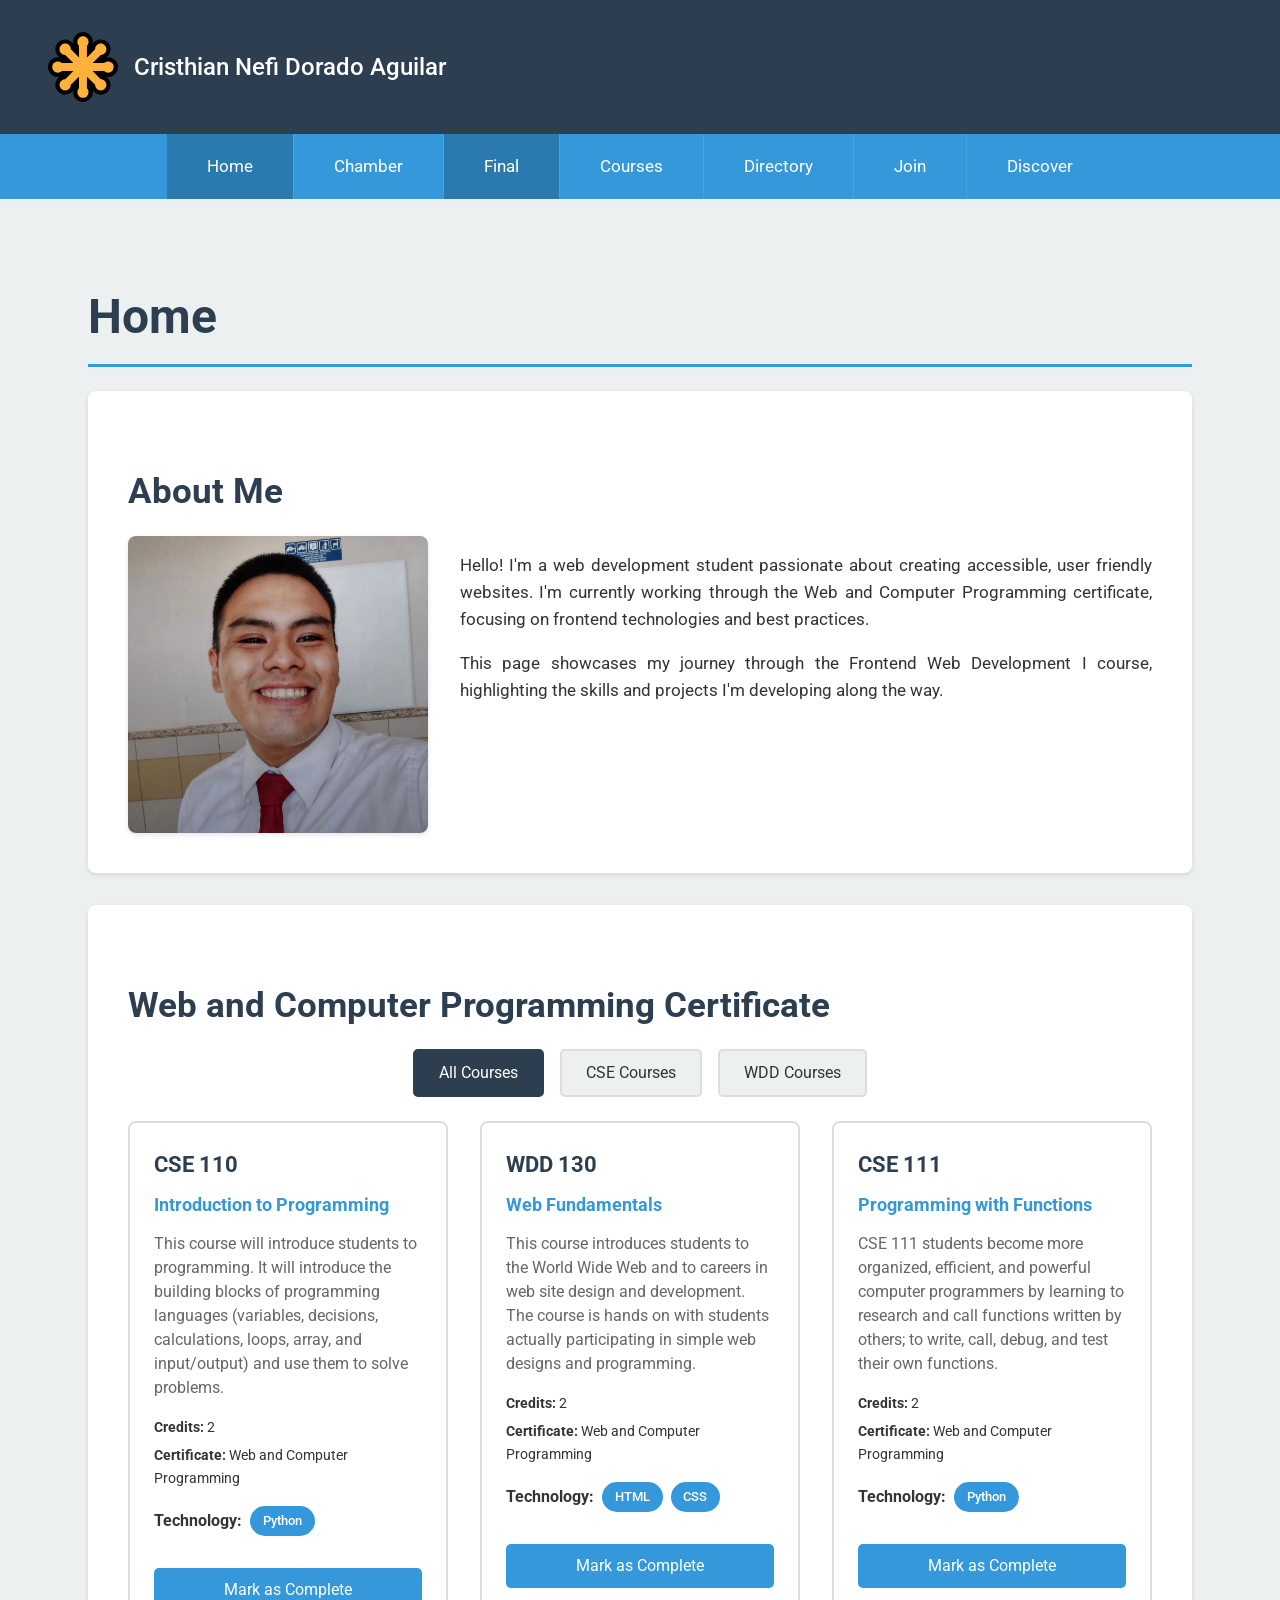
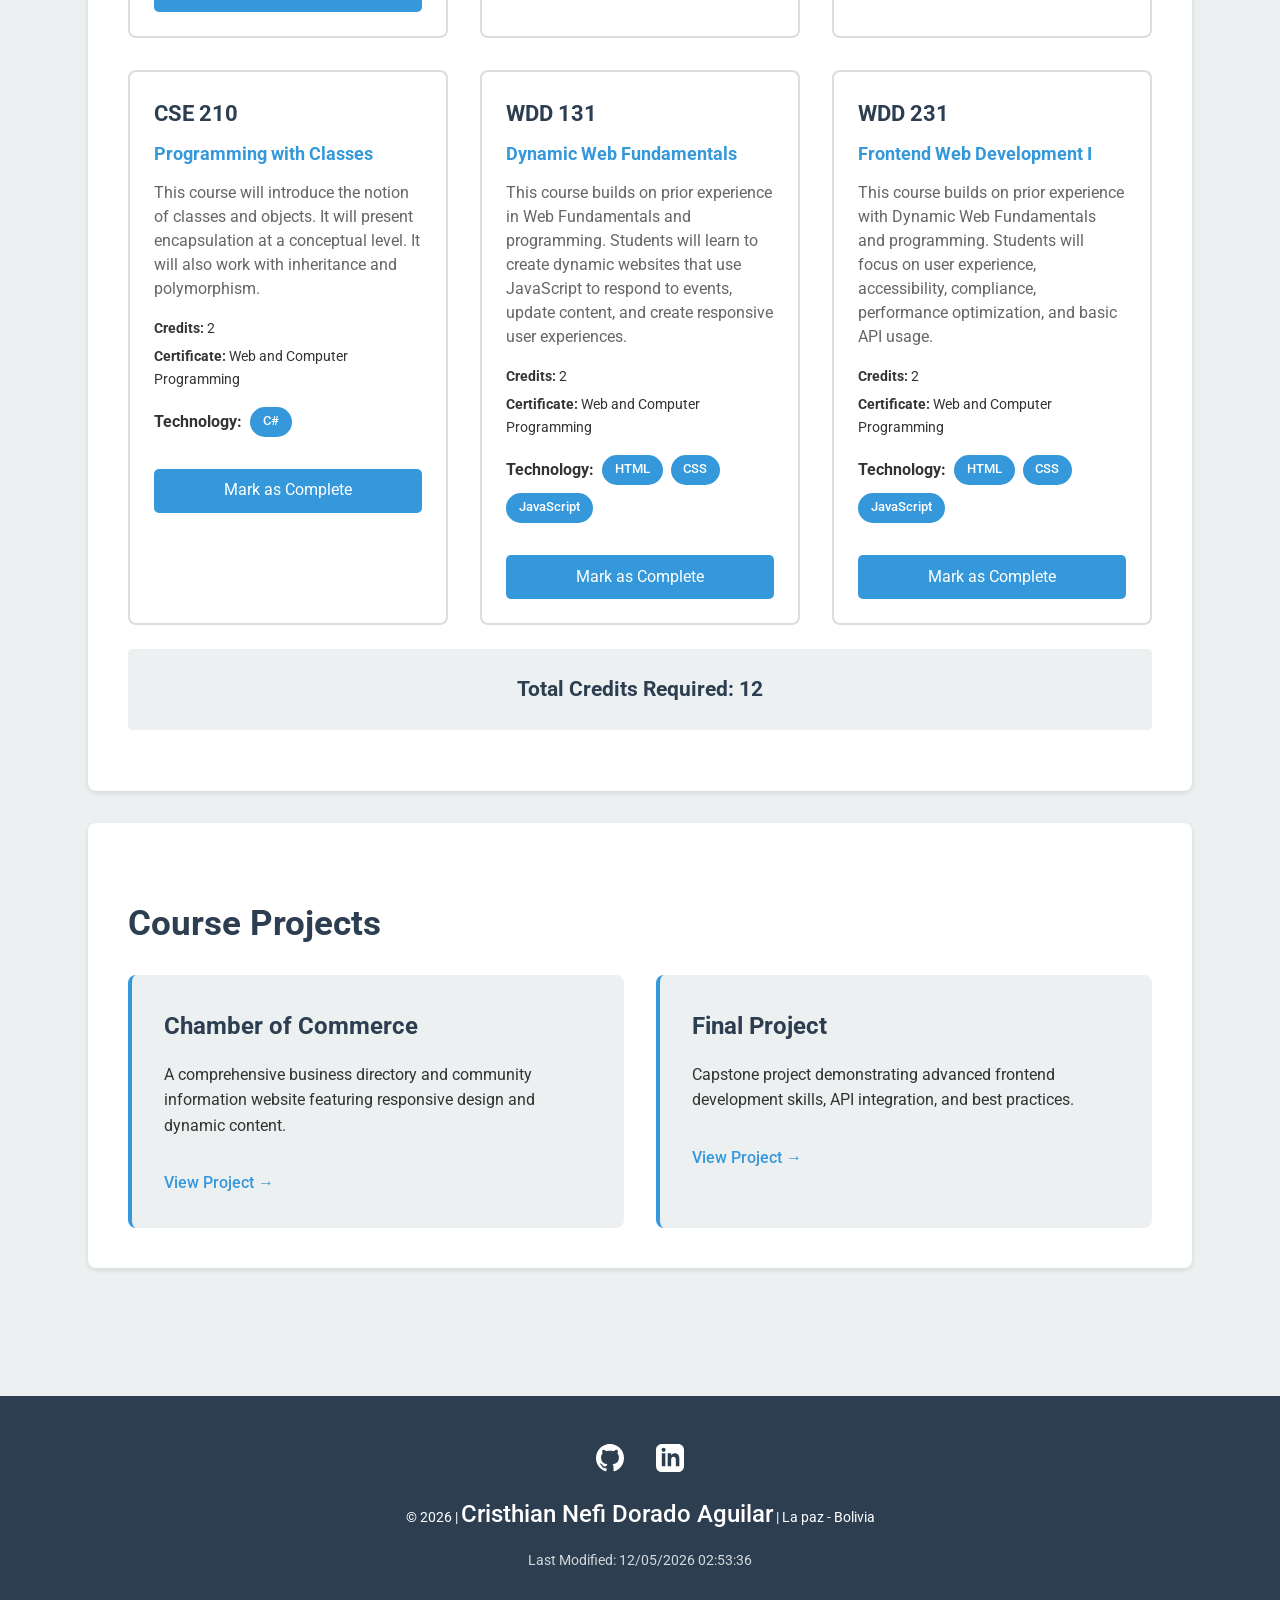
<file: index.html>
<!DOCTYPE html>
<html lang="en">
<head>
    <meta charset="UTF-8">
    <meta name="viewport" content="width=device-width, initial-scale=1.0">
    <meta name="description" content="WDD 231 - Frontend Web Development I course home page showcasing completed and upcoming web development projects and assignments.">
    <meta name="author" content="Cristhian Nefi Dorado Aguilar">
    <title>WDD 231 - Frontend Web Development I</title>
    
    <!-- CSS Files -->
    <link rel="stylesheet" href="styles/normalize.css">
    <link rel="stylesheet" href="styles/small.css">
    <link rel="stylesheet" href="styles/larger.css">
    
    <!-- Google Fonts -->
    <link rel="preconnect" href="https://fonts.googleapis.com">
    <link rel="preconnect" href="https://fonts.gstatic.com" crossorigin>
    <link href="https://fonts.googleapis.com/css2?family=Roboto:wght@300;400;500;700&display=swap" rel="stylesheet">
    
    <!-- JavaScript Files -->
    <script src="scripts/navigation.js" defer></script>
    <script src="scripts/dates.js" defer></script>
    <script src="scripts/courses.js" defer></script>
</head>
<body>
    <header>
        <div class="header-content">
            <img src="images/logo.svg" alt="Site Logo" class="logo">
            <span class="student-name">Cristhian Nefi Dorado Aguilar</span>
        </div>
        <button id="hamburger" class="hamburger" aria-label="Toggle navigation menu">
            <span></span>
            <span></span>
            <span></span>
        </button>
    </header>

    <nav id="mainNav">
        <ul>
            <li><a href="index.html" class="active">Home</a></li>
            <li><a href="#">Chamber</a></li>
            <li><a href="final/index.html">Final</a></li>
            <li><a href="#">Courses</a></li>
            <li><a href="chamber/directory.html">Directory</a></li>
            <li><a href="join.html">Join</a></li>
            <li><a href="discover.html">Discover</a></li>
        </ul>
    </nav>

    <main>
        <h1>Home</h1>

        <section class="profile-section">
            <h2>About Me</h2>
            <div class="profile-content">
                <img src="images/profile.jpeg" alt="Student profile picture">
                <div class="profile-text">
                    <p>Hello! I'm a web development student passionate about creating accessible, user friendly websites. I'm currently working through the Web and Computer Programming certificate, focusing on frontend technologies and best practices.</p>
                    <p>This page showcases my journey through the Frontend Web Development I course, highlighting the skills and projects I'm developing along the way.</p>
                </div>
            </div>
        </section>

        <section class="certificate-section">
            <h2>Web and Computer Programming Certificate</h2>
            
            <div class="filter-buttons">
                <button class="filter-btn active" data-filter="all">All Courses</button>
                <button class="filter-btn" data-filter="CSE">CSE Courses</button>
                <button class="filter-btn" data-filter="WDD">WDD Courses</button>
            </div>

            <div id="courseCards" class="course-cards">
                <!-- Courses will be dynamically inserted here -->
            </div>

            <p class="credits-total">Total Credits Required: <span id="totalCredits">0</span></p>
        </section>

        <section class="projects-section">
            <h2>Course Projects</h2>
            <div class="projects-grid">
                <div class="project-card">
                    <h3>Chamber of Commerce</h3>
                    <p>A comprehensive business directory and community information website featuring responsive design and dynamic content.</p>
                    <a href="chamber/index.html" class="project-link">View Project →</a>
                </div>
                <div class="project-card">
                    <h3>Final Project</h3>
                    <p>Capstone project demonstrating advanced frontend development skills, API integration, and best practices.</p>
                    <a href="final/index.html" class="project-link">View Project →</a>
                </div>
            </div>
        </section>
    </main>

    <footer>
        <div class="footer-content">
            <div class="social-links">
                <a href="https://github.com/cheze22" target="_blank" aria-label="GitHub Profile">
                    <svg width="24" height="24" viewBox="0 0 24 24" fill="currentColor">
                        <path d="M12 0c-6.626 0-12 5.373-12 12 0 5.302 3.438 9.8 8.207 11.387.599.111.793-.261.793-.577v-2.234c-3.338.726-4.033-1.416-4.033-1.416-.546-1.387-1.333-1.756-1.333-1.756-1.089-.745.083-.729.083-.729 1.205.084 1.839 1.237 1.839 1.237 1.07 1.834 2.807 1.304 3.492.997.107-.775.418-1.305.762-1.604-2.665-.305-5.467-1.334-5.467-5.931 0-1.311.469-2.381 1.236-3.221-.124-.303-.535-1.524.117-3.176 0 0 1.008-.322 3.301 1.23.957-.266 1.983-.399 3.003-.404 1.02.005 2.047.138 3.006.404 2.291-1.552 3.297-1.23 3.297-1.23.653 1.653.242 2.874.118 3.176.77.84 1.235 1.911 1.235 3.221 0 4.609-2.807 5.624-5.479 5.921.43.372.823 1.102.823 2.222v3.293c0 .319.192.694.801.576 4.765-1.589 8.199-6.086 8.199-11.386 0-6.627-5.373-12-12-12z"/>
                    </svg>
                </a>
                <a href="https://www.linkedin.com/in/cristhian-nefi-dorado-aguilar-780a8a248/" target="_blank" aria-label="LinkedIn Profile">
                    <svg width="24" height="24" viewBox="0 0 24 24" fill="currentColor">
                        <path d="M19 0h-14c-2.761 0-5 2.239-5 5v14c0 2.761 2.239 5 5 5h14c2.762 0 5-2.239 5-5v-14c0-2.761-2.238-5-5-5zm-11 19h-3v-11h3v11zm-1.5-12.268c-.966 0-1.75-.79-1.75-1.764s.784-1.764 1.75-1.764 1.75.79 1.75 1.764-.783 1.764-1.75 1.764zm13.5 12.268h-3v-5.604c0-3.368-4-3.113-4 0v5.604h-3v-11h3v1.765c1.396-2.586 7-2.777 7 2.476v6.759z"/>
                    </svg>
                </a>
            </div>

            <p class="copyright">
                &copy; <span id="currentYear"></span> | <span class="student-name">Cristhian Nefi Dorado Aguilar</span> | La paz - Bolivia
            </p>

            <p id="lastModified" class="last-modified"></p>
        </div>
    </footer>
</body>
</html>
</file>
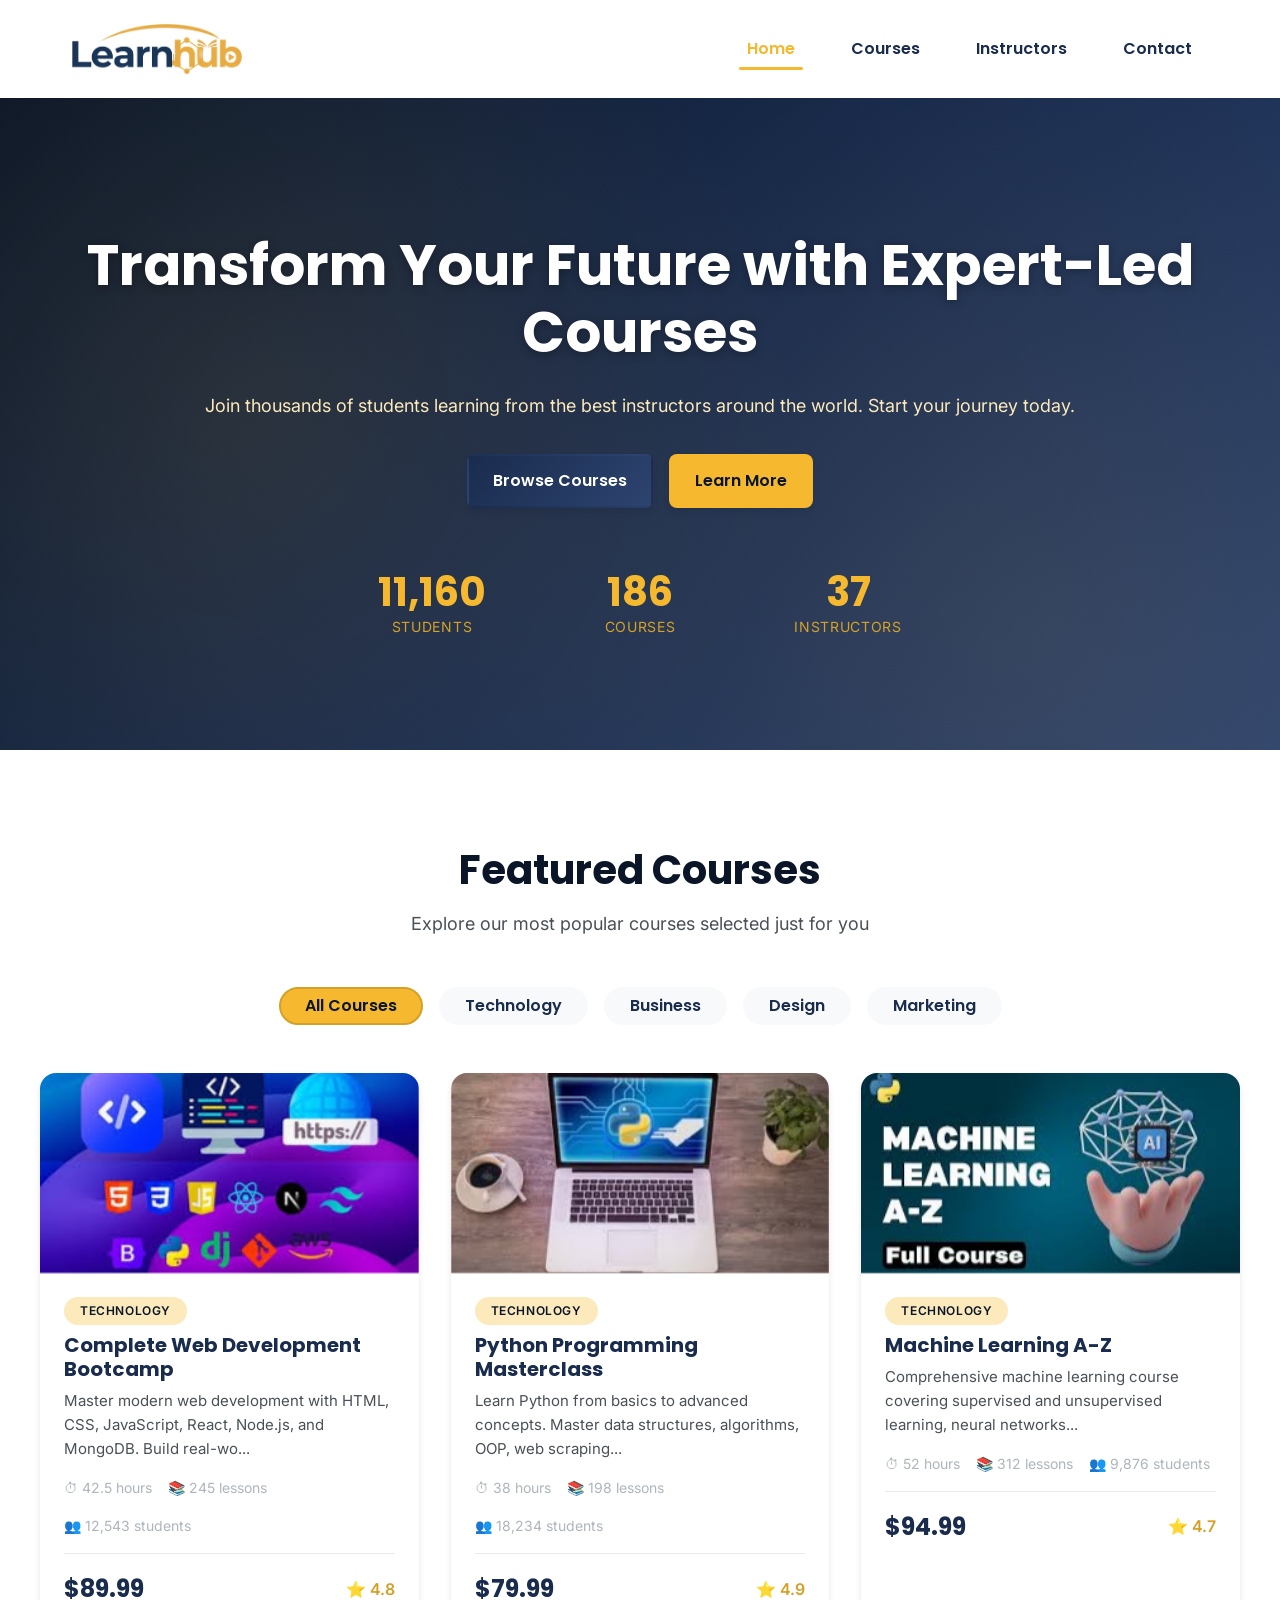
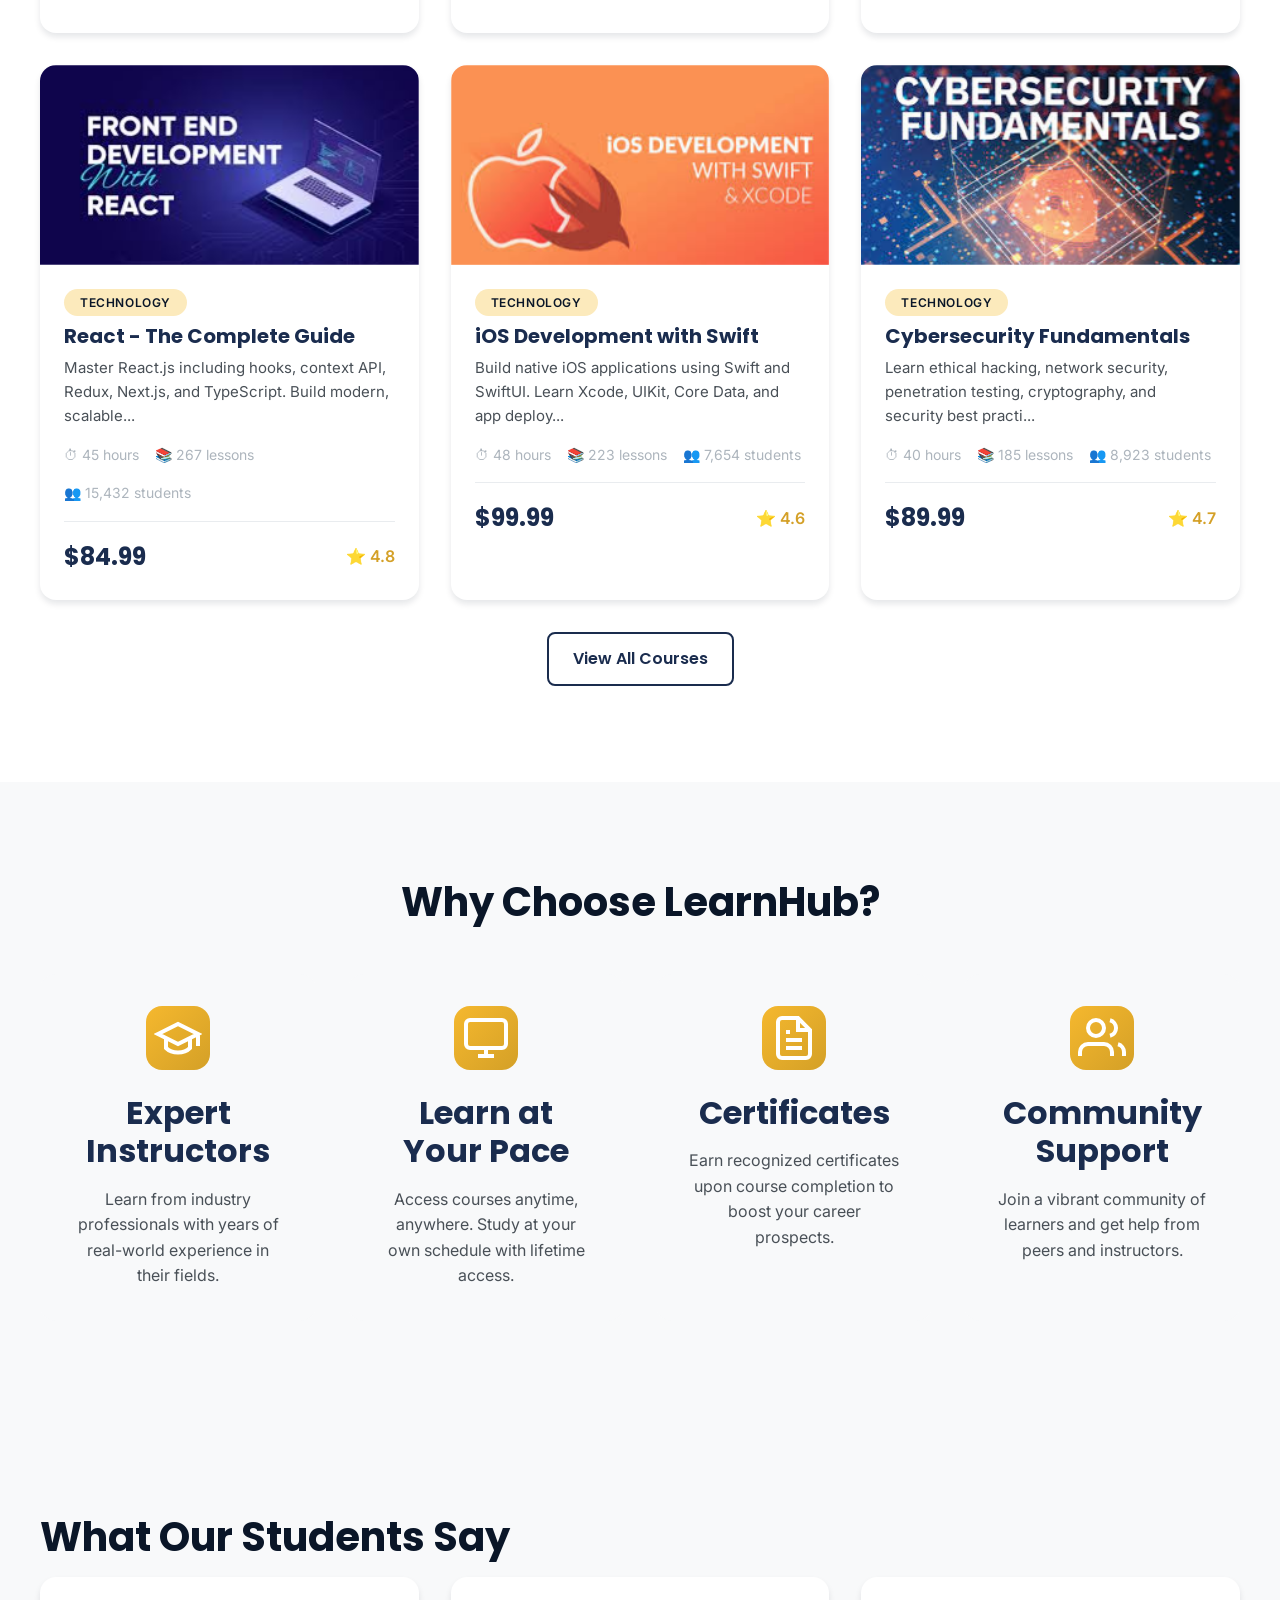
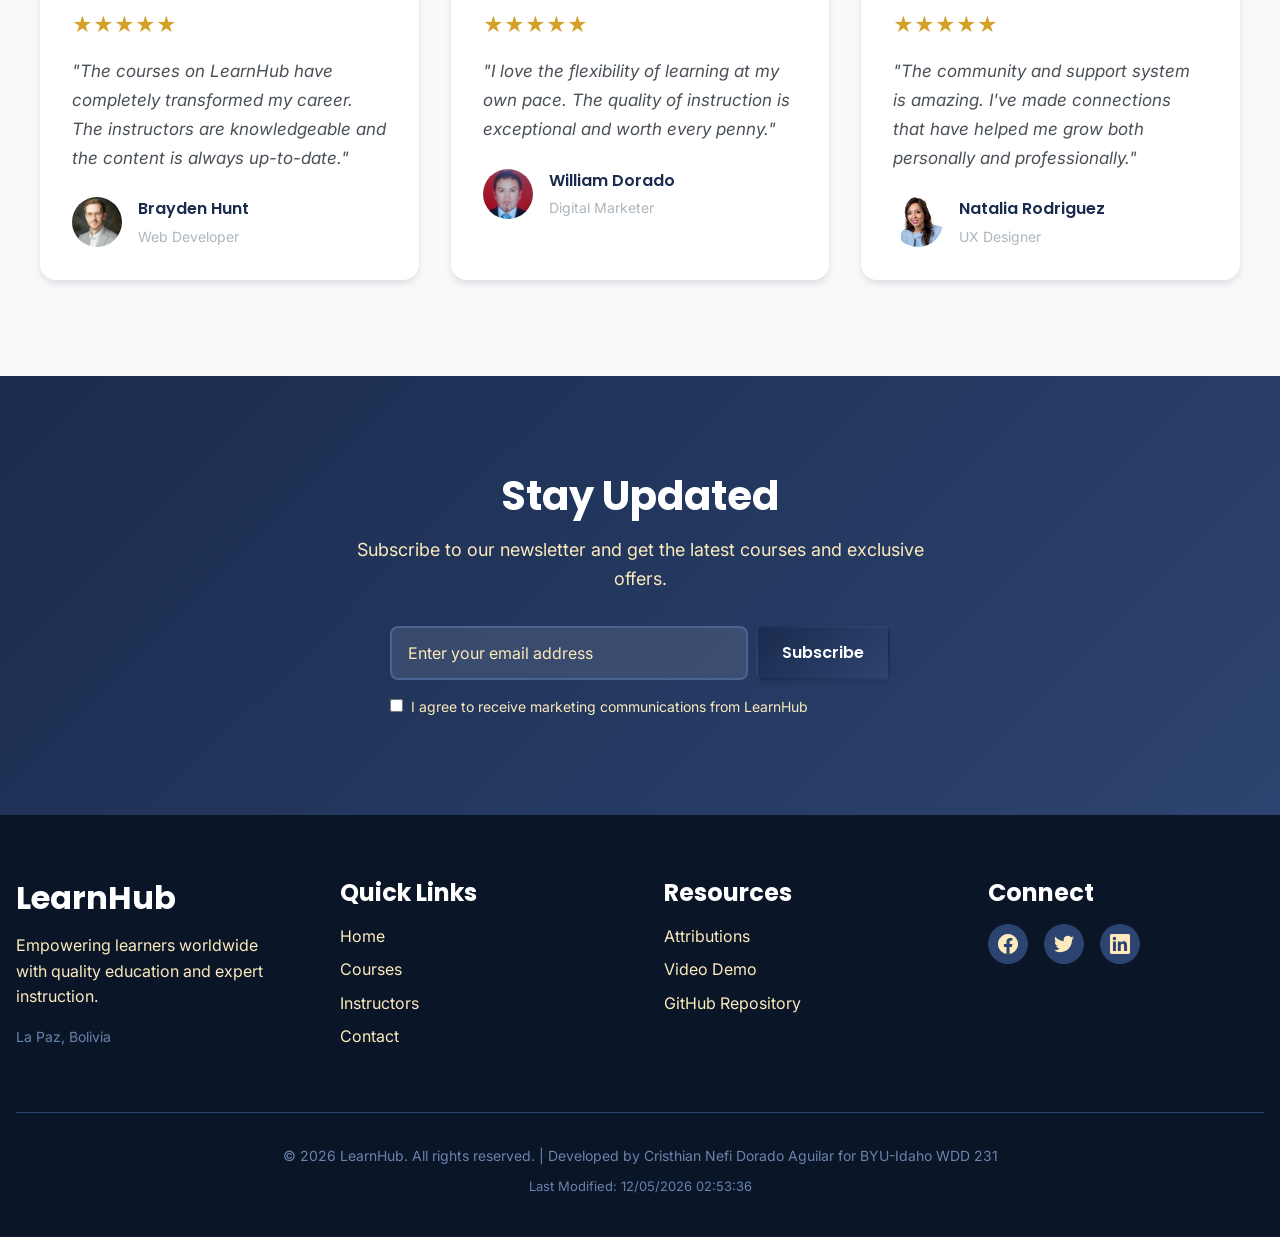
<file: final-project/index.html>
<!DOCTYPE html>
<html lang="en">
<head>
    <meta charset="UTF-8">
    <meta name="viewport" content="width=device-width, initial-scale=1.0">
    <meta name="description" content="LearnHub - Discover premium online courses taught by expert instructors. Master new skills in technology, business, design, and more.">
    <meta name="author" content="Cristhian Nefi Dorado Aguilar">
    
    <!-- Open Graph Meta Tags -->
    <meta property="og:title" content="LearnHub - Learn Skills from Expert Instructors">
    <meta property="og:description" content="Discover premium online courses taught by expert instructors. Master new skills in technology, business, design, and more.">
    <meta property="og:type" content="website">
    <meta property="og:url" content="https://cheze22.github.io/wdd231/final-project/">
    <meta property="og:image" content="https://cheze22.github.io/wdd231/final-project/images/og-image.jpg">
    
    <title>LearnHub - Learn Skills from Expert Instructors</title>
    <link rel="icon" type="image/png" href="images/favicon.png">
    <!-- Google Fonts -->
<link rel="preconnect" href="https://fonts.googleapis.com">
<link rel="preconnect" href="https://fonts.gstatic.com" crossorigin>
<link href="https://fonts.googleapis.com/css2?family=Poppins:wght@400;600;700&family=Inter:wght@400;500;600&display=swap" rel="stylesheet">
    
    <!-- CSS Files -->
    <link rel="stylesheet" href="styles/normalize.css">
    <link rel="stylesheet" href="styles/small.css">
    <link rel="stylesheet" href="styles/larger.css">
</head>
<body>
    <header>
        <div class="header-container">
            <div class="logo">
                <img src="images/logo.webp" alt="LearnHub Logo" width="150" height="50">
            </div>
            <nav>
                <button id="menu-toggle" aria-label="Toggle navigation menu">
                    <span class="hamburger"></span>
                    <span class="hamburger"></span>
                    <span class="hamburger"></span>
                </button>
                <ul class="nav-links">
                    <li><a href="index.html" class="active" aria-current="page">Home</a></li>
                    <li><a href="courses.html">Courses</a></li>
                    <li><a href="teachers.html">Instructors</a></li>
                    <li><a href="#contact">Contact</a></li>
                </ul>
            </nav>
        </div>
    </header>

    <main>
        <section class="hero">
            <div class="hero-content">
                <h1>Transform Your Future with Expert-Led Courses</h1>
                <p class="hero-subtitle">Join thousands of students learning from the best instructors around the world. Start your journey today.</p>
                <div class="hero-cta">
                    <a href="courses.html" class="btn btn-primary">Browse Courses</a>
                    <a href="#featured" class="btn btn-secondary">Learn More</a>
                </div>
            </div>
            <div class="hero-stats">
                <div class="stat-item">
                    <span class="stat-number" data-count="15000">0</span>
                    <span class="stat-label">Students</span>
                </div>
                <div class="stat-item">
                    <span class="stat-number" data-count="250">0</span>
                    <span class="stat-label">Courses</span>
                </div>
                <div class="stat-item">
                    <span class="stat-number" data-count="50">0</span>
                    <span class="stat-label">Instructors</span>
                </div>
            </div>
        </section>

        <section id="featured" class="featured-courses">
            <div class="section-header">
                <h2>Featured Courses</h2>
                <p>Explore our most popular courses selected just for you</p>
            </div>
            <div class="course-filters">
                <button class="filter-btn active" data-category="all">All Courses</button>
                <button class="filter-btn" data-category="technology">Technology</button>
                <button class="filter-btn" data-category="business">Business</button>
                <button class="filter-btn" data-category="design">Design</button>
                <button class="filter-btn" data-category="marketing">Marketing</button>
            </div>
            <div id="courses-container" class="courses-grid">
                <!-- Courses will be dynamically loaded here via JavaScript -->
            </div>
            <div class="view-all">
                <a href="courses.html" class="btn btn-outline">View All Courses</a>
            </div>
        </section>

        <section class="why-choose">
            <h2>Why Choose LearnHub?</h2>
            <div class="features-grid">
                <article class="feature-card">
                    <div class="feature-icon">
                        <svg width="48" height="48" viewBox="0 0 24 24" fill="none" stroke="currentColor" stroke-width="2">
                            <path d="M22 10v6M2 10l10-5 10 5-10 5z"></path>
                            <path d="M6 12v5c3 3 9 3 12 0v-5"></path>
                        </svg>
                    </div>
                    <h3>Expert Instructors</h3>
                    <p>Learn from industry professionals with years of real-world experience in their fields.</p>
                </article>
                <article class="feature-card">
                    <div class="feature-icon">
                        <svg width="48" height="48" viewBox="0 0 24 24" fill="none" stroke="currentColor" stroke-width="2">
                            <rect x="2" y="3" width="20" height="14" rx="2"></rect>
                            <line x1="8" y1="21" x2="16" y2="21"></line>
                            <line x1="12" y1="17" x2="12" y2="21"></line>
                        </svg>
                    </div>
                    <h3>Learn at Your Pace</h3>
                    <p>Access courses anytime, anywhere. Study at your own schedule with lifetime access.</p>
                </article>
                <article class="feature-card">
                    <div class="feature-icon">
                        <svg width="48" height="48" viewBox="0 0 24 24" fill="none" stroke="currentColor" stroke-width="2">
                            <path d="M14 2H6a2 2 0 0 0-2 2v16a2 2 0 0 0 2 2h12a2 2 0 0 0 2-2V8z"></path>
                            <polyline points="14 2 14 8 20 8"></polyline>
                            <line x1="16" y1="13" x2="8" y2="13"></line>
                            <line x1="16" y1="17" x2="8" y2="17"></line>
                            <polyline points="10 9 9 9 8 9"></polyline>
                        </svg>
                    </div>
                    <h3>Certificates</h3>
                    <p>Earn recognized certificates upon course completion to boost your career prospects.</p>
                </article>
                <article class="feature-card">
                    <div class="feature-icon">
                        <svg width="48" height="48" viewBox="0 0 24 24" fill="none" stroke="currentColor" stroke-width="2">
                            <path d="M17 21v-2a4 4 0 0 0-4-4H5a4 4 0 0 0-4 4v2"></path>
                            <circle cx="9" cy="7" r="4"></circle>
                            <path d="M23 21v-2a4 4 0 0 0-3-3.87"></path>
                            <path d="M16 3.13a4 4 0 0 1 0 7.75"></path>
                        </svg>
                    </div>
                    <h3>Community Support</h3>
                    <p>Join a vibrant community of learners and get help from peers and instructors.</p>
                </article>
            </div>
        </section>

        <section class="testimonials">
            <h2>What Our Students Say</h2>
            <div class="testimonials-grid">
                <article class="testimonial-card">
                    <div class="testimonial-rating">
                        <span>★★★★★</span>
                    </div>
                    <p class="testimonial-text">"The courses on LearnHub have completely transformed my career. The instructors are knowledgeable and the content is always up-to-date."</p>
                    <div class="testimonial-author">
                        <img src="images/student3.webp" alt="Sarah Johnson" loading="lazy" width="50" height="50">
                        <div>
                            <p class="author-name">Brayden Hunt</p>
                            <p class="author-role">Web Developer</p>
                        </div>
                    </div>
                </article>
                <article class="testimonial-card">
                    <div class="testimonial-rating">
                        <span>★★★★★</span>
                    </div>
                    <p class="testimonial-text">"I love the flexibility of learning at my own pace. The quality of instruction is exceptional and worth every penny."</p>
                    <div class="testimonial-author">
                        <img src="images/student1.webp" alt="Michael Chen" loading="lazy" width="50" height="50">
                        <div>
                            <p class="author-name">William Dorado</p>
                            <p class="author-role">Digital Marketer</p>
                        </div>
                    </div>
                </article>
                <article class="testimonial-card">
                    <div class="testimonial-rating">
                        <span>★★★★★</span>
                    </div>
                    <p class="testimonial-text">"The community and support system is amazing. I've made connections that have helped me grow both personally and professionally."</p>
                    <div class="testimonial-author">
                        <img src="images/student2.webp" alt="Emily Rodriguez" loading="lazy" width="50" height="50">
                        <div>
                            <p class="author-name">Natalia Rodriguez</p>
                            <p class="author-role">UX Designer</p>
                        </div>
                    </div>
                </article>
            </div>
        </section>

        <section id="contact" class="newsletter">
            <div class="newsletter-content">
                <h2>Stay Updated</h2>
                <p>Subscribe to our newsletter and get the latest courses and exclusive offers.</p>
                <form id="newsletter-form" class="newsletter-form" method="get" action="form-confirmation.html">
                    <div class="form-group">
                        <label for="email" class="visually-hidden">Email Address</label>
                        <input 
                            type="email" 
                            id="email" 
                            name="email" 
                            placeholder="Enter your email address" 
                            required 
                            pattern="[a-z0-9._%+-]+@[a-z0-9.-]+\.[a-z]{2,}$"
                        >
                        <button type="submit" class="btn btn-primary">Subscribe</button>
                    </div>
                    <div class="form-consent">
                        <input type="checkbox" id="consent" name="consent" required>
                        <label for="consent">I agree to receive marketing communications from LearnHub</label>
                    </div>
                </form>
            </div>
        </section>
    </main>

    <footer>
        <div class="footer-content">
            <div class="footer-section">
                <h3>LearnHub</h3>
                <p>Empowering learners worldwide with quality education and expert instruction.</p>
                <p class="location">La Paz, Bolivia</p>
            </div>
            <div class="footer-section">
                <h4>Quick Links</h4>
                <ul>
                    <li><a href="index.html">Home</a></li>
                    <li><a href="courses.html">Courses</a></li>
                    <li><a href="teachers.html">Instructors</a></li>
                    <li><a href="#contact">Contact</a></li>
                </ul>
            </div>
            <div class="footer-section">
                <h4>Resources</h4>
                <ul>
                    <li><a href="attributions.html">Attributions</a></li>
                    <li><a href="https://www.loom.com/share/235a265ff2df4330be821fe0efb049dd" id="demo-video-link">Video Demo</a></li>
                    <li><a href="https://github.com/cheze22/wdd231" target="_blank" rel="noopener">GitHub Repository</a></li>
                </ul>
            </div>
            <div class="footer-section">
                <h4>Connect</h4>
                <div class="social-links">
                    <a href="https://www.facebook.com/?locale=es_LA" aria-label="Facebook">
                        <svg width="24" height="24" viewBox="0 0 24 24" fill="currentColor">
                            <path d="M24 12.073c0-6.627-5.373-12-12-12s-12 5.373-12 12c0 5.99 4.388 10.954 10.125 11.854v-8.385H7.078v-3.47h3.047V9.43c0-3.007 1.792-4.669 4.533-4.669 1.312 0 2.686.235 2.686.235v2.953H15.83c-1.491 0-1.956.925-1.956 1.874v2.25h3.328l-.532 3.47h-2.796v8.385C19.612 23.027 24 18.062 24 12.073z"/>
                        </svg>
                    </a>
                    <a href="https://x.com/?lang=es" aria-label="X">
                        <svg width="24" height="24" viewBox="0 0 24 24" fill="currentColor">
                            <path d="M23.953 4.57a10 10 0 01-2.825.775 4.958 4.958 0 002.163-2.723c-.951.555-2.005.959-3.127 1.184a4.92 4.92 0 00-8.384 4.482C7.69 8.095 4.067 6.13 1.64 3.162a4.822 4.822 0 00-.666 2.475c0 1.71.87 3.213 2.188 4.096a4.904 4.904 0 01-2.228-.616v.06a4.923 4.923 0 003.946 4.827 4.996 4.996 0 01-2.212.085 4.936 4.936 0 004.604 3.417 9.867 9.867 0 01-6.102 2.105c-.39 0-.779-.023-1.17-.067a13.995 13.995 0 007.557 2.209c9.053 0 13.998-7.496 13.998-13.985 0-.21 0-.42-.015-.63A9.935 9.935 0 0024 4.59z"/>
                        </svg>
                    </a>
                    <a href="https://www.linkedin.com/in/cristhian-nefi-dorado-aguilar-780a8a248/" aria-label="LinkedIn">
                        <svg width="24" height="24" viewBox="0 0 24 24" fill="currentColor">
                            <path d="M20.447 20.452h-3.554v-5.569c0-1.328-.027-3.037-1.852-3.037-1.853 0-2.136 1.445-2.136 2.939v5.667H9.351V9h3.414v1.561h.046c.477-.9 1.637-1.85 3.37-1.85 3.601 0 4.267 2.37 4.267 5.455v6.286zM5.337 7.433c-1.144 0-2.063-.926-2.063-2.065 0-1.138.92-2.063 2.063-2.063 1.14 0 2.064.925 2.064 2.063 0 1.139-.925 2.065-2.064 2.065zm1.782 13.019H3.555V9h3.564v11.452zM22.225 0H1.771C.792 0 0 .774 0 1.729v20.542C0 23.227.792 24 1.771 24h20.451C23.2 24 24 23.227 24 22.271V1.729C24 .774 23.2 0 22.222 0h.003z"/>
                        </svg>
                    </a>
                </div>
            </div>
        </div>
        <div class="footer-bottom">
            <p>&copy; <span id="current-year"></span> LearnHub. All rights reserved. | Developed by Cristhian Nefi Dorado Aguilar for BYU-Idaho WDD 231</p>
            <p class="last-modified">Last Modified: <span id="last-modified"></span></p>
        </div>
    </footer>

    <!-- Modal for course details -->
    <div id="course-modal" class="modal" role="dialog" aria-labelledby="modal-title" aria-hidden="true">
        <div class="modal-content">
            <button class="modal-close" aria-label="Close modal">&times;</button>
            <div id="modal-body">
                <!-- Content will be dynamically inserted -->
            </div>
        </div>
    </div>

    <!-- JavaScript Modules -->
    <script src="scripts/main.js" type="module"></script>
</body>
</html>
</file>
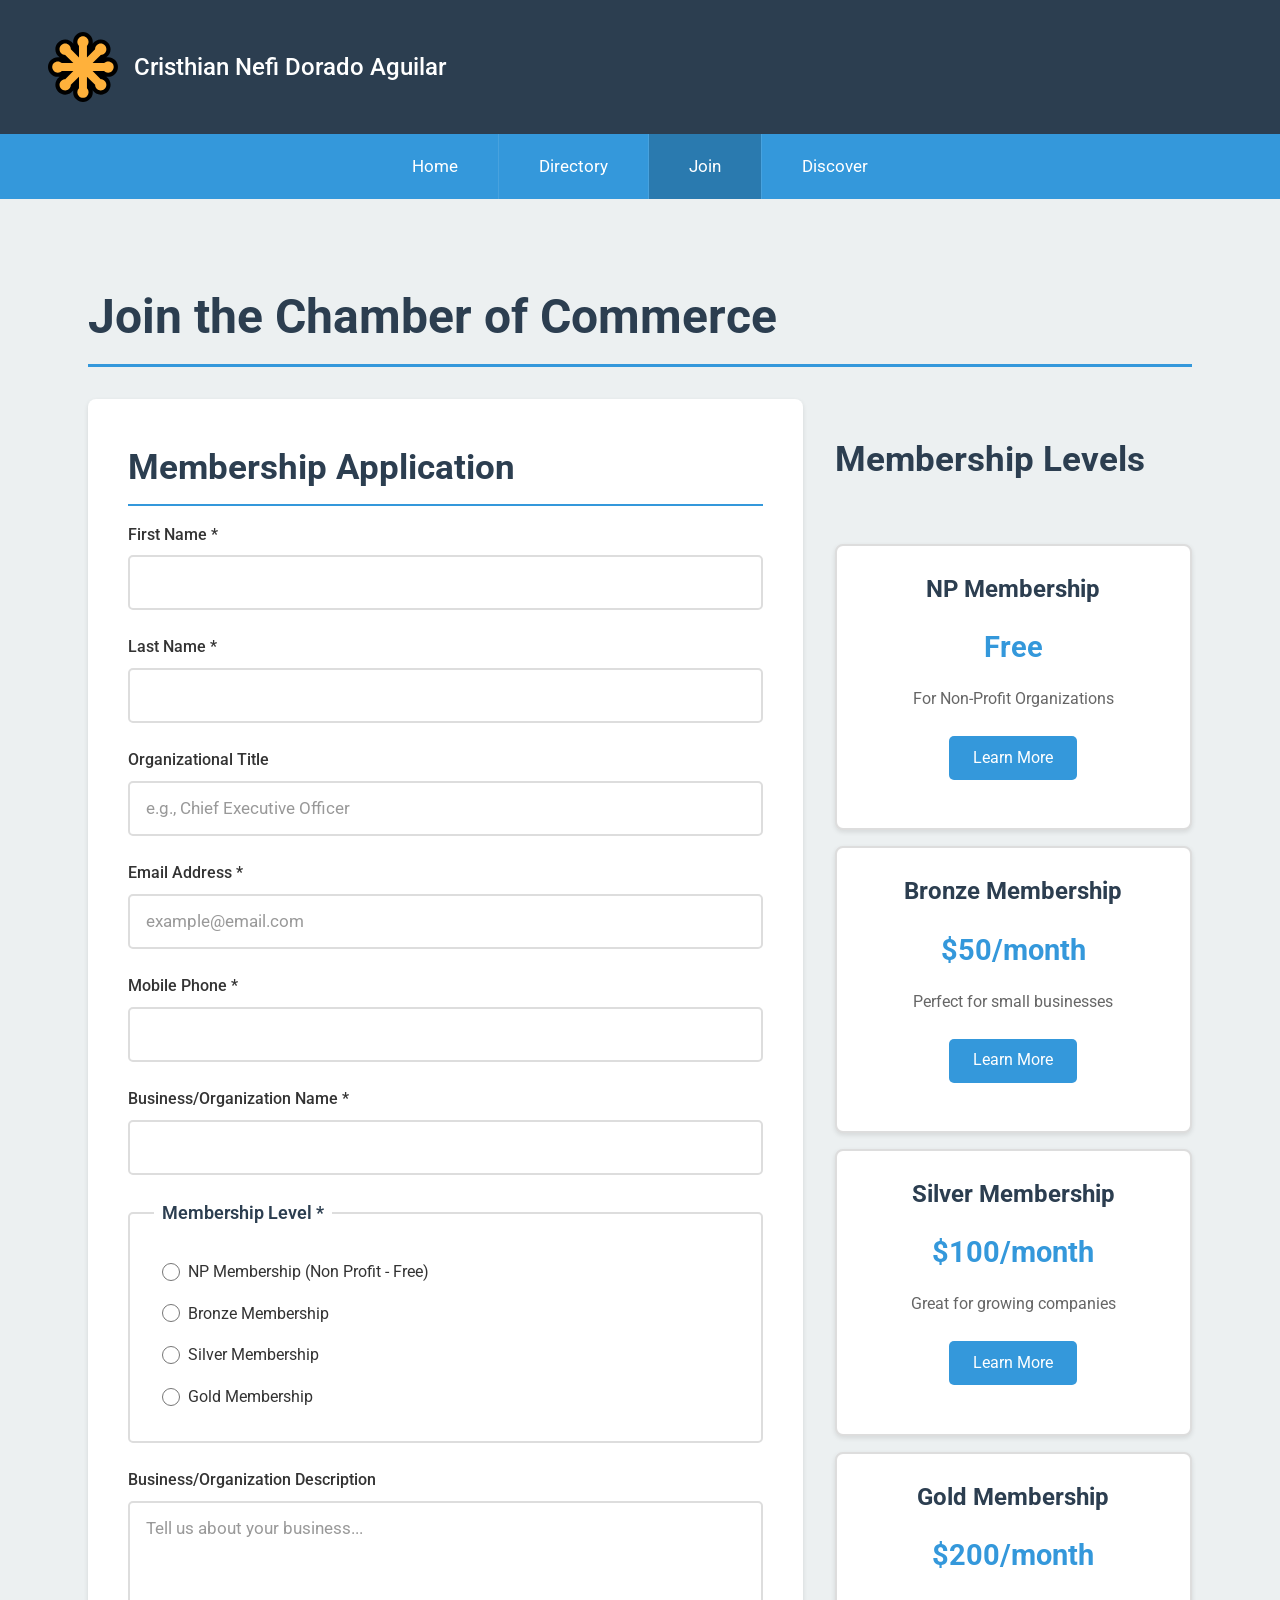
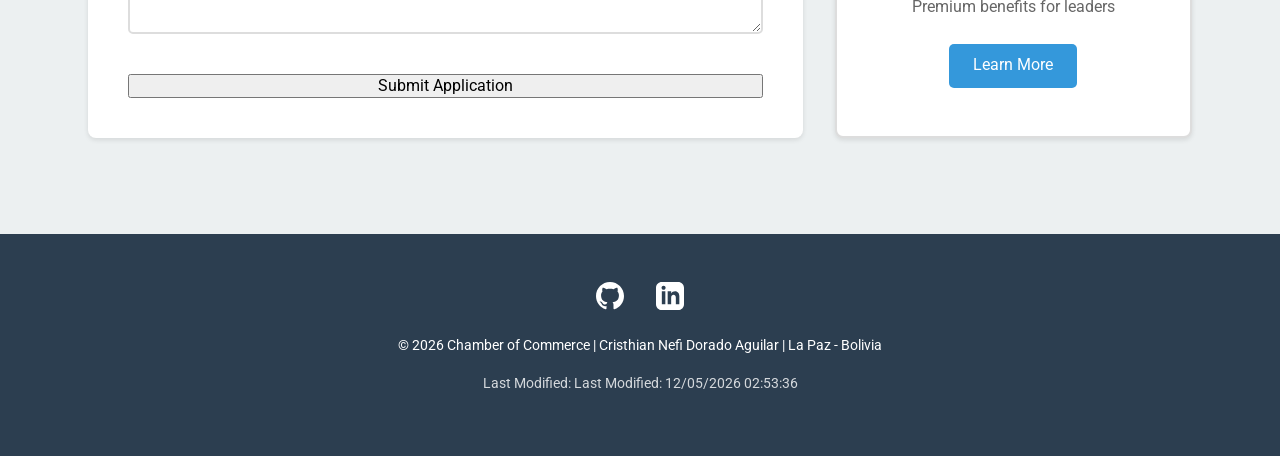
<file: join.html>
<!DOCTYPE html>
<html lang="en">
<head>
    <meta charset="UTF-8">
    <meta name="viewport" content="width=device-width, initial-scale=1.0">
    <meta name="description" content="Join the Chamber of Commerce - Apply for membership and become part of our thriving business community with exclusive benefits and networking opportunities.">
    <meta name="author" content="Cristhian Nefi Dorado Aguilar">
    
    <!-- Open Graph Meta Tags -->
    <meta property="og:title" content="Join Our Chamber of Commerce - Membership Application">
    <meta property="og:description" content="Apply for Chamber of Commerce membership today. Choose from four membership levels including non-profit, bronze, silver, and gold with increasing benefits and opportunities.">
    <meta property="og:image" content="https://cheze22.github.io/wdd231/chamber/images/logo.webp">
    <meta property="og:url" content="https://cheze22.github.io/wdd231/chamber/join.html">
    <meta property="og:type" content="website">
    
    <title>Join the Chamber of Commerce - Membership Application Form</title>
    
    <!-- Favicon -->
    <link rel="icon" href="favicon.ico">
    
    <!-- CSS Files -->
    <link rel="stylesheet" href="styles/normalize.css">
    <link rel="stylesheet" href="styles/small.css">
    <link rel="stylesheet" href="styles/larger.css">
    
    <!-- Google Fonts -->
    <link rel="preconnect" href="https://fonts.googleapis.com">
    <link rel="preconnect" href="https://fonts.gstatic.com" crossorigin>
    <link href="https://fonts.googleapis.com/css2?family=Roboto:wght@300;400;500;700&display=swap" rel="stylesheet">
</head>
<body>
    
    <!-- Header -->
    <header>
        <div class="header-content">
            <img src="images/logo.svg" alt="Chamber Logo" class="logo">
            <span class="student-name">Cristhian Nefi Dorado Aguilar</span>
        </div>
        <button class="hamburger" id="hamburger" aria-label="Toggle menu">
            <span></span>
            <span></span>
            <span></span>
        </button>
    </header>
    
    <!-- Navigation -->
    <nav id="nav">
        <ul>
            <li><a href="index.html">Home</a></li>
            <li><a href="directory.html">Directory</a></li>
            <li><a href="join.html" class="active">Join</a></li>
            <li><a href="discover.html">Discover</a></li>
        </ul>
    </nav>
    
    <!-- Main Content -->
    <main>
        <h1>Join the Chamber of Commerce</h1>
        
        <div class="join-container">
            <!-- Membership Form -->
            <section class="form-section">
                <h2>Membership Application</h2>
                
                <form method="get" action="thankyou.html" id="membershipForm">
                    
                    <!-- First Name -->
                    <label for="fname">
                        First Name *
                        <input 
                            type="text" 
                            id="fname" 
                            name="fname" 
                            title="Enter your first name"
                            autocomplete="given-name"
                            required>
                    </label>
                    
                    <!-- Last Name -->
                    <label for="lname">
                        Last Name *
                        <input 
                            type="text" 
                            id="lname" 
                            name="lname" 
                            title="Enter your last name"
                            autocomplete="family-name"
                            required>
                    </label>
                    
                    <!-- Organizational Title -->
                    <label for="title">
                        Organizational Title
                        <input 
                            type="text" 
                            id="title" 
                            name="title" 
                            title="Enter your title or position (minimum 7 characters, letters, spaces, and hyphens only)"
                            autocomplete="organization-title"
                            pattern="[A-Za-z\s\-]{7,}"
                            placeholder="e.g., Chief Executive Officer">
                    </label>
                    
                    <!-- Email -->
                    <label for="email">
                        Email Address *
                        <input 
                            type="email" 
                            id="email" 
                            name="email" 
                            title="Enter your email address"
                            autocomplete="email"
                            placeholder="example@email.com"
                            required>
                    </label>
                    
                    <!-- Mobile Phone -->
                    <label for="phone">
                        Mobile Phone *
                        <input 
                            type="tel" 
                            id="phone" 
                            name="phone" 
                            title="Enter your mobile phone number"
                            autocomplete="tel"
                            required>
                    </label>
                    
                    <!-- Business/Organization Name -->
                    <label for="organization">
                        Business/Organization Name *
                        <input 
                            type="text" 
                            id="organization" 
                            name="organization" 
                            title="Enter your business or organization name"
                            autocomplete="organization"
                            required>
                    </label>
                    
                    <!-- Membership Level -->
                    <fieldset>
                        <legend>Membership Level *</legend>
                        
                        <label for="np">
                            <input 
                                type="radio" 
                                id="np" 
                                name="membership" 
                                value="np">
                            NP Membership (Non Profit - Free)
                        </label>
                        
                        <label for="bronze">
                            <input 
                                type="radio" 
                                id="bronze" 
                                name="membership" 
                                value="bronze">
                            Bronze Membership
                        </label>
                        
                        <label for="silver">
                            <input 
                                type="radio" 
                                id="silver" 
                                name="membership" 
                                value="silver">
                            Silver Membership
                        </label>
                        
                        <label for="gold">
                            <input 
                                type="radio" 
                                id="gold" 
                                name="membership" 
                                value="gold">
                            Gold Membership
                        </label>
                    </fieldset>
                    
                    <!-- Business Description -->
                    <label for="description">
                        Business/Organization Description
                        <textarea 
                            id="description" 
                            name="description" 
                            title="Describe your business or organization"
                            rows="5"
                            placeholder="Tell us about your business..."></textarea>
                    </label>
                    
                    <!-- Hidden Timestamp -->
                    <input 
                        type="hidden" 
                        id="timestamp" 
                        name="timestamp" 
                        value="">
                    
                    <!-- Submit Button -->
                    <button type="submit">Submit Application</button>
                    
                </form>
            </section>
            
            <!-- Membership Level Cards -->
            <section class="membership-cards">
                <h2>Membership Levels</h2>
                
                <!-- NP Membership Card -->
                <div class="membership-card">
                    <h3>NP Membership</h3>
                    <p class="price">Free</p>
                    <p>For Non-Profit Organizations</p>
                    <button type="button" class="btn-info" onclick="openModal('npModal')">Learn More</button>
                </div>
                
                <!-- Bronze Membership Card -->
                <div class="membership-card">
                    <h3>Bronze Membership</h3>
                    <p class="price">$50/month</p>
                    <p>Perfect for small businesses</p>
                    <button type="button" class="btn-info" onclick="openModal('bronzeModal')">Learn More</button>
                </div>
                
                <!-- Silver Membership Card -->
                <div class="membership-card">
                    <h3>Silver Membership</h3>
                    <p class="price">$100/month</p>
                    <p>Great for growing companies</p>
                    <button type="button" class="btn-info" onclick="openModal('silverModal')">Learn More</button>
                </div>
                
                <!-- Gold Membership Card -->
                <div class="membership-card">
                    <h3>Gold Membership</h3>
                    <p class="price">$200/month</p>
                    <p>Premium benefits for leaders</p>
                    <button type="button" class="btn-info" onclick="openModal('goldModal')">Learn More</button>
                </div>
            </section>
        </div>
        
        <!-- Modals -->
        
        <!-- NP Modal -->
        <dialog id="npModal" class="modal">
            <button type="button" class="close-modal" onclick="closeModal('npModal')" aria-label="Close modal">✕</button>
            <h2>NP Membership Benefits</h2>
            <ul>
                <li>Free listing in chamber directory</li>
                <li>Access to networking events</li>
                <li>Monthly newsletter subscription</li>
                <li>Community resource access</li>
                <li>Volunteer opportunities</li>
            </ul>
            <p class="modal-price">FREE for Non-Profit Organizations</p>
        </dialog>
        
        <!-- Bronze Modal -->
        <dialog id="bronzeModal" class="modal">
            <button type="button" class="close-modal" onclick="closeModal('bronzeModal')" aria-label="Close modal">✕</button>
            <h2>Bronze Membership Benefits</h2>
            <ul>
                <li>All NP benefits included</li>
                <li>Featured directory listing</li>
                <li>Quarterly business workshops</li>
                <li>15% discount on event tickets</li>
                <li>Social media promotion (monthly)</li>
                <li>Business referral opportunities</li>
            </ul>
            <p class="modal-price">$50/month</p>
        </dialog>
        
        <!-- Silver Modal -->
        <dialog id="silverModal" class="modal">
            <button type="button" class="close-modal" onclick="closeModal('silverModal')" aria-label="Close modal">✕</button>
            <h2>Silver Membership Benefits</h2>
            <ul>
                <li>All Bronze benefits included</li>
                <li>Premium directory placement</li>
                <li>Monthly spotlight on homepage</li>
                <li>25% discount on event tickets</li>
                <li>Ribbon cutting ceremony</li>
                <li>Weekly social media features</li>
                <li>Member-to-member discounts</li>
                <li>Priority event registration</li>
            </ul>
            <p class="modal-price">$100/month</p>
        </dialog>
        
        <!-- Gold Modal -->
        <dialog id="goldModal" class="modal">
            <button type="button" class="close-modal" onclick="closeModal('goldModal')" aria-label="Close modal">✕</button>
            <h2>Gold Membership Benefits</h2>
            <ul>
                <li>All Silver benefits included</li>
                <li>Top-tier directory placement with logo</li>
                <li>Weekly homepage spotlight</li>
                <li>50% discount on all events</li>
                <li>Exclusive VIP networking events</li>
                <li>Daily social media promotion</li>
                <li>Free booth at chamber expo</li>
                <li>Business advocacy and consulting</li>
                <li>Press release distribution</li>
                <li>Board of Directors nomination eligibility</li>
            </ul>
            <p class="modal-price">$200/month - Best Value!</p>
        </dialog>
        
    </main>
    
    <!-- Footer -->
    <footer>
        <div class="footer-content">
            <div class="social-links">
                <a href="https://github.com/cheze22" target="_blank" aria-label="GitHub Profile">
                    <svg width="24" height="24" viewBox="0 0 24 24" fill="currentColor">
                        <path d="M12 0c-6.626 0-12 5.373-12 12 0 5.302 3.438 9.8 8.207 11.387.599.111.793-.261.793-.577v-2.234c-3.338.726-4.033-1.416-4.033-1.416-.546-1.387-1.333-1.756-1.333-1.756-1.089-.745.083-.729.083-.729 1.205.084 1.839 1.237 1.839 1.237 1.07 1.834 2.807 1.304 3.492.997.107-.775.418-1.305.762-1.604-2.665-.305-5.467-1.334-5.467-5.931 0-1.311.469-2.381 1.236-3.221-.124-.303-.535-1.524.117-3.176 0 0 1.008-.322 3.301 1.23.957-.266 1.983-.399 3.003-.404 1.02.005 2.047.138 3.006.404 2.291-1.552 3.297-1.23 3.297-1.23.653 1.653.242 2.874.118 3.176.77.84 1.235 1.911 1.235 3.221 0 4.609-2.807 5.624-5.479 5.921.43.372.823 1.102.823 2.222v3.293c0 .319.192.694.801.576 4.765-1.589 8.199-6.086 8.199-11.386 0-6.627-5.373-12-12-12z"/>
                    </svg>
                </a>
                <a href="https://www.linkedin.com/in/cristhian-nefi-dorado-aguilar-780a8a248/" target="_blank" aria-label="LinkedIn Profile">
                    <svg width="24" height="24" viewBox="0 0 24 24" fill="currentColor">
                        <path d="M19 0h-14c-2.761 0-5 2.239-5 5v14c0 2.761 2.239 5 5 5h14c2.762 0 5-2.239 5-5v-14c0-2.761-2.238-5-5-5zm-11 19h-3v-11h3v11zm-1.5-12.268c-.966 0-1.75-.79-1.75-1.764s.784-1.764 1.75-1.764 1.75.79 1.75 1.764-.783 1.764-1.75 1.764zm13.5 12.268h-3v-5.604c0-3.368-4-3.113-4 0v5.604h-3v-11h3v1.765c1.396-2.586 7-2.777 7 2.476v6.759z"/>
                    </svg>
                </a>
            </div>
            <p class="copyright">&copy; <span id="currentYear"></span> Chamber of Commerce | Cristhian Nefi Dorado Aguilar | La Paz - Bolivia</p>
            <p class="last-modified">Last Modified: <span id="lastModified"></span></p>
        </div>
    </footer>
    
    <!-- JavaScript -->
    <script src="scripts/join.js"></script>
    
</body>
</html>
</file>
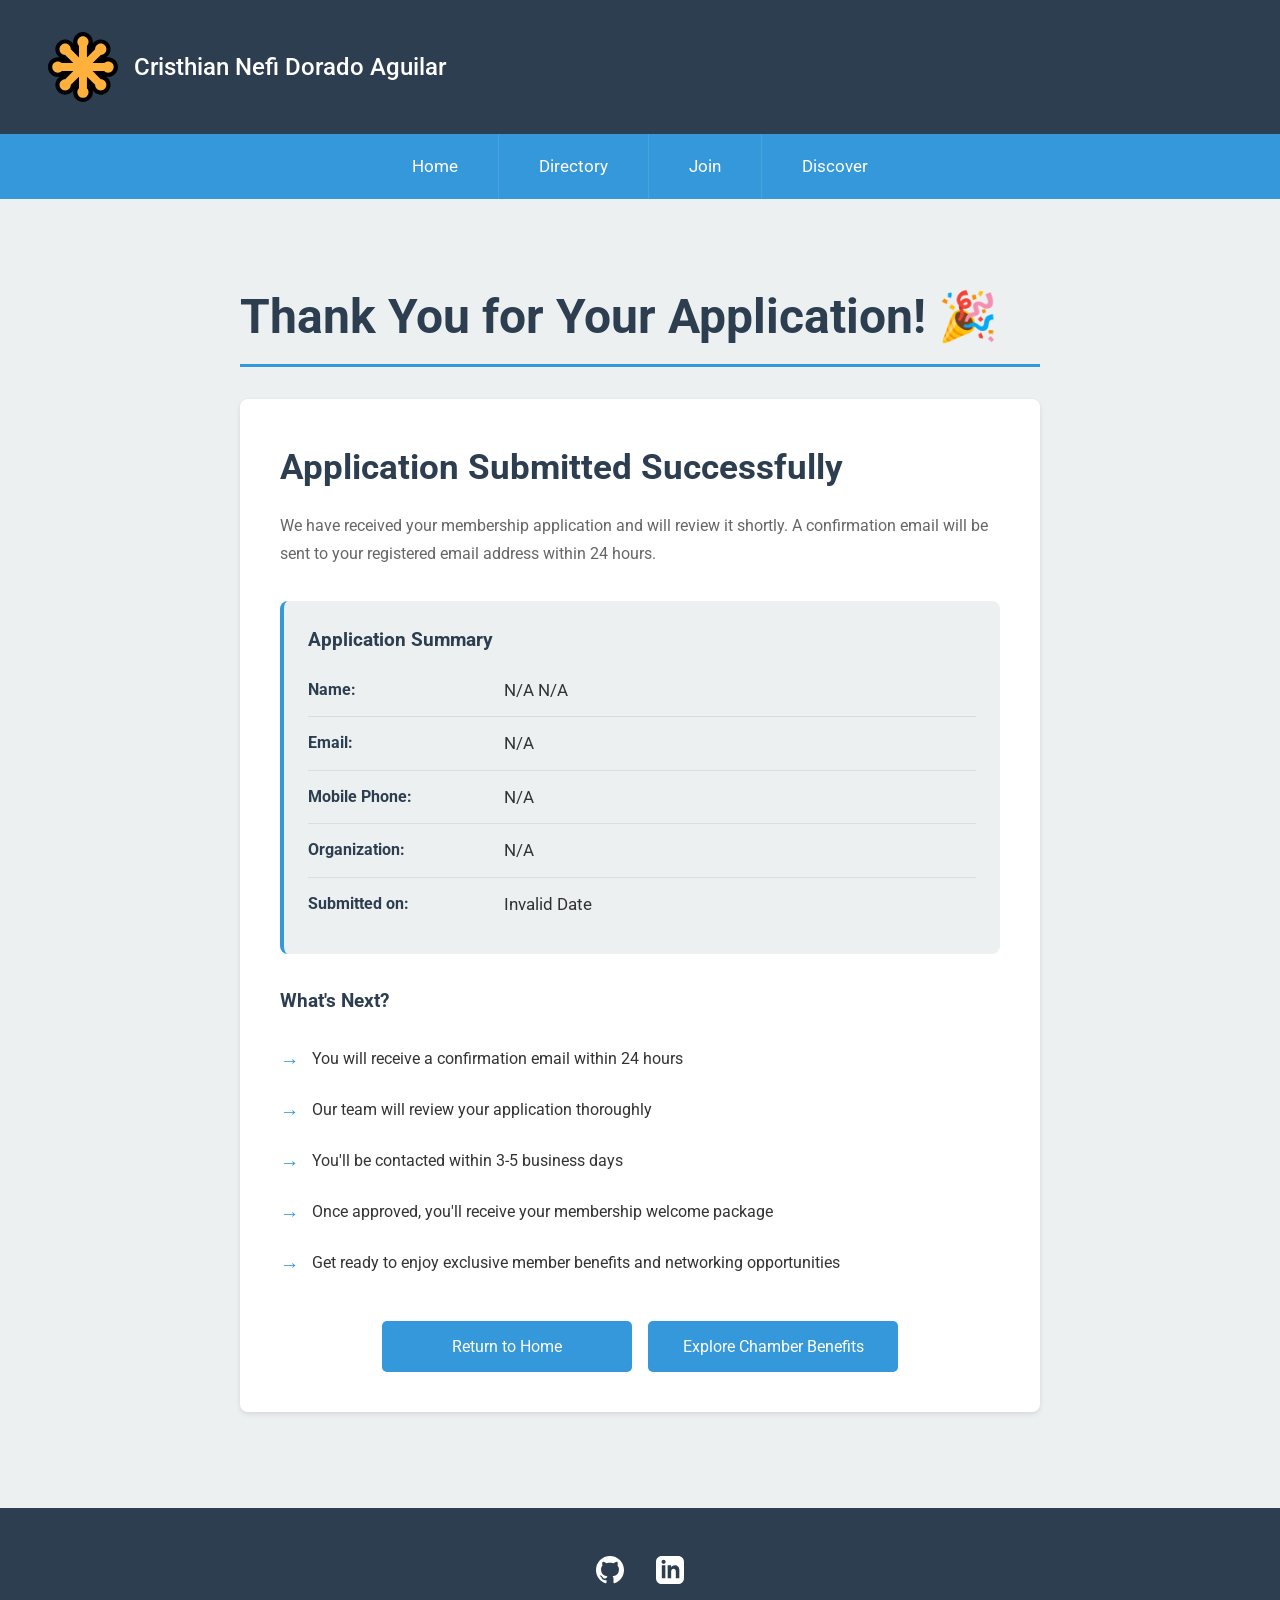
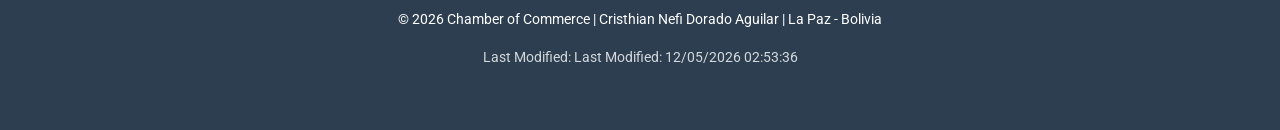
<file: thankyou.html>
<!DOCTYPE html>
<html lang="en">
<head>
    <meta charset="UTF-8">
    <meta name="viewport" content="width=device-width, initial-scale=1.0">
    <meta name="description" content="Thank you for joining the Chamber of Commerce. Your membership application has been successfully submitted and we will contact you soon with next steps.">
    <meta name="author" content="Cristhian Nefi Dorado Aguilar">
    
    <!-- Open Graph Meta Tags -->
    <meta property="og:title" content="Application Submitted - Chamber of Commerce Membership">
    <meta property="og:description" content="Thank you for applying to join our Chamber of Commerce. Your membership application has been received and will be reviewed by our team within 3-5 business days.">
    <meta property="og:image" content="https://cheze22.github.io/wdd231/chamber/images/logo.webp">
    <meta property="og:url" content="https://cheze22.github.io/wdd231/chamber/thankyou.html">
    <meta property="og:type" content="website">
    
    <title>Thank You for Your Application - Chamber of Commerce Membership Confirmation</title>
    
    <!-- Favicon -->
    <link rel="icon" href="favicon.ico">
    
    <!-- CSS Files -->
    <link rel="stylesheet" href="styles/normalize.css">
    <link rel="stylesheet" href="styles/small.css">
    <link rel="stylesheet" href="styles/larger.css">
    
    <!-- Google Fonts -->
    <link rel="preconnect" href="https://fonts.googleapis.com">
    <link rel="preconnect" href="https://fonts.gstatic.com" crossorigin>
    <link href="https://fonts.googleapis.com/css2?family=Roboto:wght@300;400;500;700&display=swap" rel="stylesheet">
</head>
<body>
    
    <!-- Header -->
    <header>
        <div class="header-content">
            <img src="images/logo.svg" alt="Chamber Logo" class="logo">
            <span class="student-name">Cristhian Nefi Dorado Aguilar</span>
        </div>
        <button class="hamburger" id="hamburger" aria-label="Toggle menu">
            <span></span>
            <span></span>
            <span></span>
        </button>
    </header>
    
    <!-- Navigation -->
    <nav id="nav">
        <ul>
            <li><a href="index.html">Home</a></li>
            <li><a href="directory.html">Directory</a></li>
            <li><a href="join.html">Join</a></li>
            <li><a href="discover.html">Discover</a></li>
        </ul>
    </nav>
    
    <!-- Main Content -->
    <main>
        <div class="thankyou-container">
            <h1>Thank You for Your Application! 🎉</h1>
            
            <section class="confirmation-section">
                <h2>Application Submitted Successfully</h2>
                <p>We have received your membership application and will review it shortly. A confirmation email will be sent to your registered email address within 24 hours.</p>
                
                <div class="application-details">
                    <h3>Application Summary</h3>
                    
                    <div class="detail-item">
                        <strong>Name:</strong>
                        <span id="displayName">N/A</span>
                    </div>
                    
                    <div class="detail-item">
                        <strong>Email:</strong>
                        <span id="displayEmail">N/A</span>
                    </div>
                    
                    <div class="detail-item">
                        <strong>Mobile Phone:</strong>
                        <span id="displayPhone">N/A</span>
                    </div>
                    
                    <div class="detail-item">
                        <strong>Organization:</strong>
                        <span id="displayOrganization">N/A</span>
                    </div>
                    
                    <div class="detail-item">
                        <strong>Submitted on:</strong>
                        <span id="displayTimestamp">N/A</span>
                    </div>
                </div>
                
                <div class="next-steps">
                    <h3>What's Next?</h3>
                    <ul>
                        <li>You will receive a confirmation email within 24 hours</li>
                        <li>Our team will review your application thoroughly</li>
                        <li>You'll be contacted within 3-5 business days</li>
                        <li>Once approved, you'll receive your membership welcome package</li>
                        <li>Get ready to enjoy exclusive member benefits and networking opportunities</li>
                    </ul>
                </div>
                
                <div class="action-buttons">
                    <a href="index.html" class="btn">Return to Home</a>
                    <a href="discover.html" class="btn">Explore Chamber Benefits</a>
                </div>
            </section>
        </div>
    </main>
    
    <!-- Footer -->
    <footer>
        <div class="footer-content">
            <div class="social-links">
                <a href="https://github.com/cheze22" target="_blank" aria-label="GitHub Profile">
                    <svg width="24" height="24" viewBox="0 0 24 24" fill="currentColor">
                        <path d="M12 0c-6.626 0-12 5.373-12 12 0 5.302 3.438 9.8 8.207 11.387.599.111.793-.261.793-.577v-2.234c-3.338.726-4.033-1.416-4.033-1.416-.546-1.387-1.333-1.756-1.333-1.756-1.089-.745.083-.729.083-.729 1.205.084 1.839 1.237 1.839 1.237 1.07 1.834 2.807 1.304 3.492.997.107-.775.418-1.305.762-1.604-2.665-.305-5.467-1.334-5.467-5.931 0-1.311.469-2.381 1.236-3.221-.124-.303-.535-1.524.117-3.176 0 0 1.008-.322 3.301 1.23.957-.266 1.983-.399 3.003-.404 1.02.005 2.047.138 3.006.404 2.291-1.552 3.297-1.23 3.297-1.23.653 1.653.242 2.874.118 3.176.77.84 1.235 1.911 1.235 3.221 0 4.609-2.807 5.624-5.479 5.921.43.372.823 1.102.823 2.222v3.293c0 .319.192.694.801.576 4.765-1.589 8.199-6.086 8.199-11.386 0-6.627-5.373-12-12-12z"/>
                    </svg>
                </a>
                <a href="https://www.linkedin.com/in/cristhian-nefi-dorado-aguilar-780a8a248/" target="_blank" aria-label="LinkedIn Profile">
                    <svg width="24" height="24" viewBox="0 0 24 24" fill="currentColor">
                        <path d="M19 0h-14c-2.761 0-5 2.239-5 5v14c0 2.761 2.239 5 5 5h14c2.762 0 5-2.239 5-5v-14c0-2.761-2.238-5-5-5zm-11 19h-3v-11h3v11zm-1.5-12.268c-.966 0-1.75-.79-1.75-1.764s.784-1.764 1.75-1.764 1.75.79 1.75 1.764-.783 1.764-1.75 1.764zm13.5 12.268h-3v-5.604c0-3.368-4-3.113-4 0v5.604h-3v-11h3v1.765c1.396-2.586 7-2.777 7 2.476v6.759z"/>
                    </svg>
                </a>
            </div>
            <p class="copyright">&copy; <span id="currentYear"></span> Chamber of Commerce | Cristhian Nefi Dorado Aguilar | La Paz - Bolivia</p>
            <p class="last-modified">Last Modified: <span id="lastModified"></span></p>
        </div>
    </footer>
    
    <!-- JavaScript -->
    <script src="scripts/thankyou.js"></script>
    
</body>
</html>
</file>
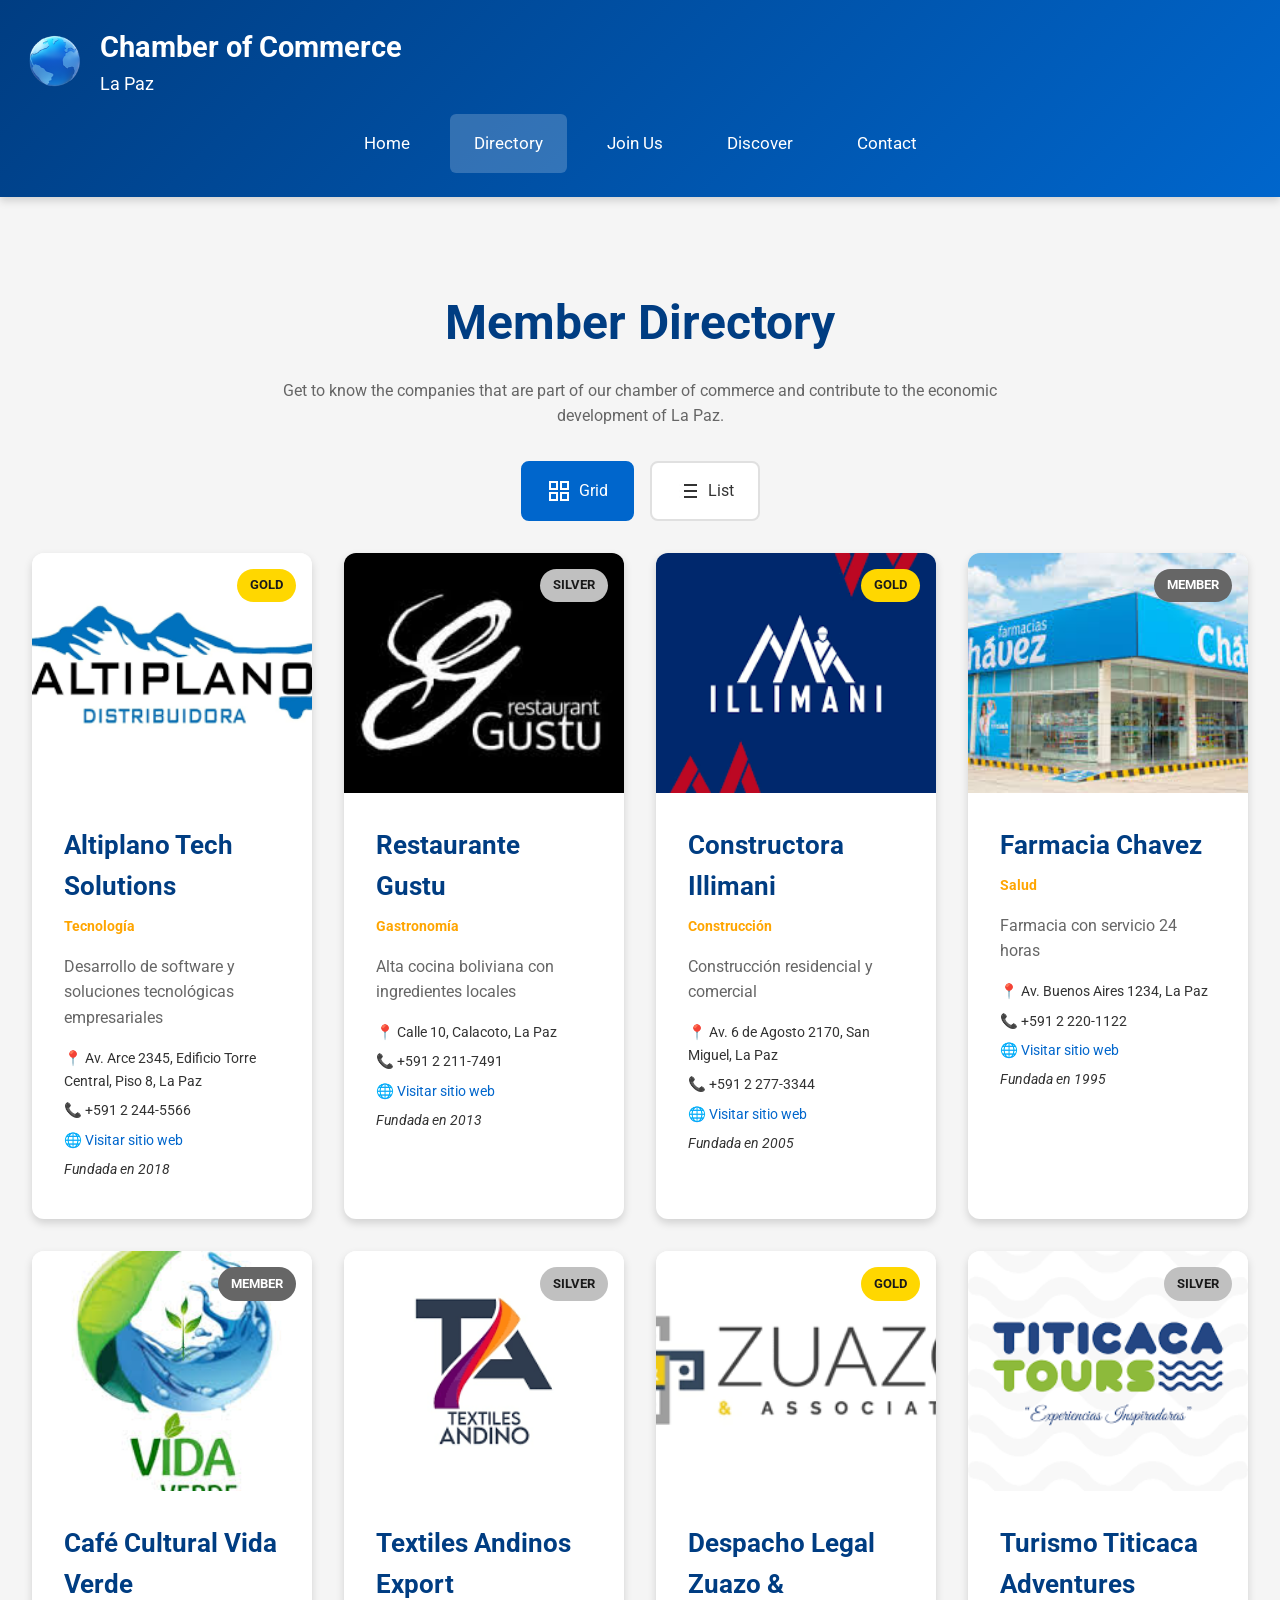
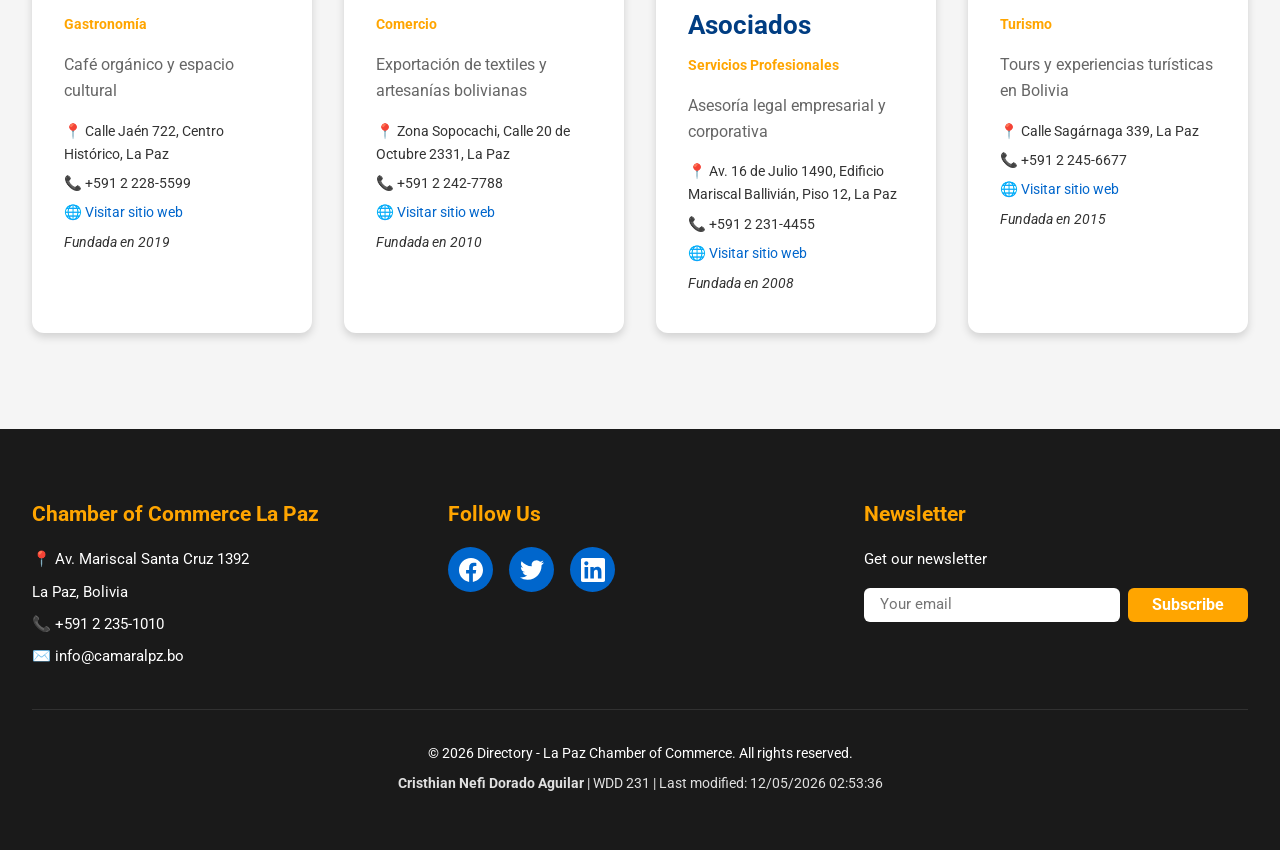
<file: chamber/directory.html>
<!DOCTYPE html>
<html lang="en">
<head>
    <meta charset="UTF-8">
    <meta name="viewport" content="width=device-width, initial-scale=1.0">
    <meta name="description" content="Directory of members of the La Paz Chamber of Commerce - Local companies committed to the economic development of our region">
    <meta name="author" content="Cristhian Nefi Dorado Aguilar">
    
    <!-- Facebook Open Graph Meta Tags -->
    <meta property="og:title" content="Directory of members of the La Paz Chamber of Commerce">
    <meta property="og:description" content="Discover the member companies of our chamber of commerce">
    <meta property="og:image" content="https://cheze22.github.io/wdd231/chamber/images/chamber-logo.png">
    <meta property="og:url" content="https://cheze22.github.io/wdd231/chamber/directory.html">
    <meta property="og:type" content="website">
    
    <title>Directory - La Paz Chamber of Commerce</title>
    
    <!-- Favicon -->
    <link rel="icon" type="image/png" sizes="32x32" href="images/favicon.png">
    <link rel="icon" type="image/png" sizes="16x16" href="images/favicon.png">
    
    <!-- Google Fonts -->
    <link rel="preconnect" href="https://fonts.googleapis.com">
    <link rel="preconnect" href="https://fonts.gstatic.com" crossorigin>
    <link href="https://fonts.googleapis.com/css2?family=Poppins:wght@300;400;600;700&family=Roboto:wght@300;400;500;700&display=swap" rel="stylesheet">
    
    <!-- CSS Files -->
    <link rel="stylesheet" href="styles/normalize.css">
    <link rel="stylesheet" href="styles/small.css">
    <link rel="stylesheet" href="styles/larger.css">
</head>
<body>
    
    <!-- Header -->
    <header>
        <div class="header-container">
            <div class="logo">
                <img src="images/image.png" alt="Logo Chamber of Commerce La Paz">
                <h1>Chamber of Commerce<br><span>La Paz</span></h1>
            </div>
            
            <button id="menu-toggle" aria-label="Open navigation menu">
                <span></span>
                <span></span>
                <span></span>
            </button>
        </div>
        
        <!-- Navigation -->
        <nav id="main-nav">
            <ul>
                <li><a href="index.html">Home</a></li>
                <li><a href="directory.html" class="active">Directory</a></li>
                <li><a href="join.html">Join Us</a></li>
                <li><a href="discover.html">Discover</a></li>
                <li><a href="contact.html">Contact</a></li>
            </ul>
        </nav>
    </header>
    
    <!-- Main Content -->
    <main>
        <div class="directory-container">
            <h2>Member Directory</h2>
            <p class="intro-text">Get to know the companies that are part of our chamber of commerce and contribute to the economic development of La Paz.</p>
            
            <!-- View Toggle Buttons -->
            <div class="view-controls">
                <button id="grid-view" class="view-btn active" aria-label="Grid view">
                    <svg xmlns="http://www.w3.org/2000/svg" width="24" height="24" viewBox="0 0 24 24" fill="none" stroke="currentColor" stroke-width="2">
                        <rect x="3" y="3" width="7" height="7"></rect>
                        <rect x="14" y="3" width="7" height="7"></rect>
                        <rect x="14" y="14" width="7" height="7"></rect>
                        <rect x="3" y="14" width="7" height="7"></rect>
                    </svg>
                    Grid
                </button>
                <button id="list-view" class="view-btn" aria-label="List view">
                    <svg xmlns="http://www.w3.org/2000/svg" width="24" height="24" viewBox="0 0 24 24" fill="none" stroke="currentColor" stroke-width="2">
                        <line x1="8" y1="6" x2="21" y2="6"></line>
                        <line x1="8" y1="12" x2="21" y2="12"></line>
                        <line x1="8" y1="18" x2="21" y2="18"></line>
                        <line x1="3" y1="6" x2="3.01" y2="6"></line>
                        <line x1="3" y1="12" x2="3.01" y2="12"></line>
                        <line x1="3" y1="18" x2="3.01" y2="18"></line>
                    </svg>
                    List
                </button>
            </div>
            
            <!-- Members Directory Display -->
            <div id="members-directory" class="grid-view">
                <!-- Members will be loaded here via JavaScript -->
            </div>
        </div>
    </main>
    
    <!-- Footer -->
    <footer>
        <div class="footer-container">
            <div class="footer-info">
                <div class="footer-section contact-info">
                    <h3>Chamber of Commerce La Paz</h3>
                    <p>📍 Av. Mariscal Santa Cruz 1392</p>
                    <p>La Paz, Bolivia</p>
                    <p>📞 +591 2 235-1010</p>
                    <p>✉️ info@camaralpz.bo</p>
                </div>
                
                <div class="footer-section social-media">
                    <h3>Follow Us</h3>
                    <div class="social-links">
                        <a href="https://facebook.com" target="_blank" aria-label="Facebook">
                            <svg xmlns="http://www.w3.org/2000/svg" width="24" height="24" viewBox="0 0 24 24" fill="currentColor">
                                <path d="M24 12.073c0-6.627-5.373-12-12-12s-12 5.373-12 12c0 5.99 4.388 10.954 10.125 11.854v-8.385H7.078v-3.47h3.047V9.43c0-3.007 1.792-4.669 4.533-4.669 1.312 0 2.686.235 2.686.235v2.953H15.83c-1.491 0-1.956.925-1.956 1.874v2.25h3.328l-.532 3.47h-2.796v8.385C19.612 23.027 24 18.062 24 12.073z"/>
                            </svg>
                        </a>
                        <a href="https://twitter.com" target="_blank" aria-label="Twitter">
                            <svg xmlns="http://www.w3.org/2000/svg" width="24" height="24" viewBox="0 0 24 24" fill="currentColor">
                                <path d="M23.953 4.57a10 10 0 01-2.825.775 4.958 4.958 0 002.163-2.723c-.951.555-2.005.959-3.127 1.184a4.92 4.92 0 00-8.384 4.482C7.69 8.095 4.067 6.13 1.64 3.162a4.822 4.822 0 00-.666 2.475c0 1.71.87 3.213 2.188 4.096a4.904 4.904 0 01-2.228-.616v.06a4.923 4.923 0 003.946 4.827 4.996 4.996 0 01-2.212.085 4.936 4.936 0 004.604 3.417 9.867 9.867 0 01-6.102 2.105c-.39 0-.779-.023-1.17-.067a13.995 13.995 0 007.557 2.209c9.053 0 13.998-7.496 13.998-13.985 0-.21 0-.42-.015-.63A9.935 9.935 0 0024 4.59z"/>
                            </svg>
                        </a>
                        <a href="https://linkedin.com" target="_blank" aria-label="LinkedIn">
                            <svg xmlns="http://www.w3.org/2000/svg" width="24" height="24" viewBox="0 0 24 24" fill="currentColor">
                                <path d="M20.447 20.452h-3.554v-5.569c0-1.328-.027-3.037-1.852-3.037-1.853 0-2.136 1.445-2.136 2.939v5.667H9.351V9h3.414v1.561h.046c.477-.9 1.637-1.85 3.37-1.85 3.601 0 4.267 2.37 4.267 5.455v6.286zM5.337 7.433c-1.144 0-2.063-.926-2.063-2.065 0-1.138.92-2.063 2.063-2.063 1.14 0 2.064.925 2.064 2.063 0 1.139-.925 2.065-2.064 2.065zm1.782 13.019H3.555V9h3.564v11.452zM22.225 0H1.771C.792 0 0 .774 0 1.729v20.542C0 23.227.792 24 1.771 24h20.451C23.2 24 24 23.227 24 22.271V1.729C24 .774 23.2 0 22.222 0h.003z"/>
                            </svg>
                        </a>
                    </div>
                </div>
                
                <div class="footer-section newsletter">
                    <h3>Newsletter</h3>
                    <p>Get our newsletter</p>
                    <form class="newsletter-form">
                        <input type="email" placeholder="Your email" aria-label="Email for newsletter">
                        <button type="submit">Subscribe</button>
                    </form>
                </div>
            </div>
            
            <div class="footer-bottom">
                <p>&copy; <span id="current-year"></span> Directory - La Paz Chamber of Commerce. All rights reserved.</p>
                <p class="developer-info">
                    <strong>Cristhian Nefi Dorado Aguilar</strong> | WDD 231 | 
                    Last modified: <span id="last-modified"></span>
                </p>
            </div>
        </div>
    </footer>
    
    <!-- JavaScript -->
    <script src="scripts/directory.js"></script>
    
</body>
</html>
</file>
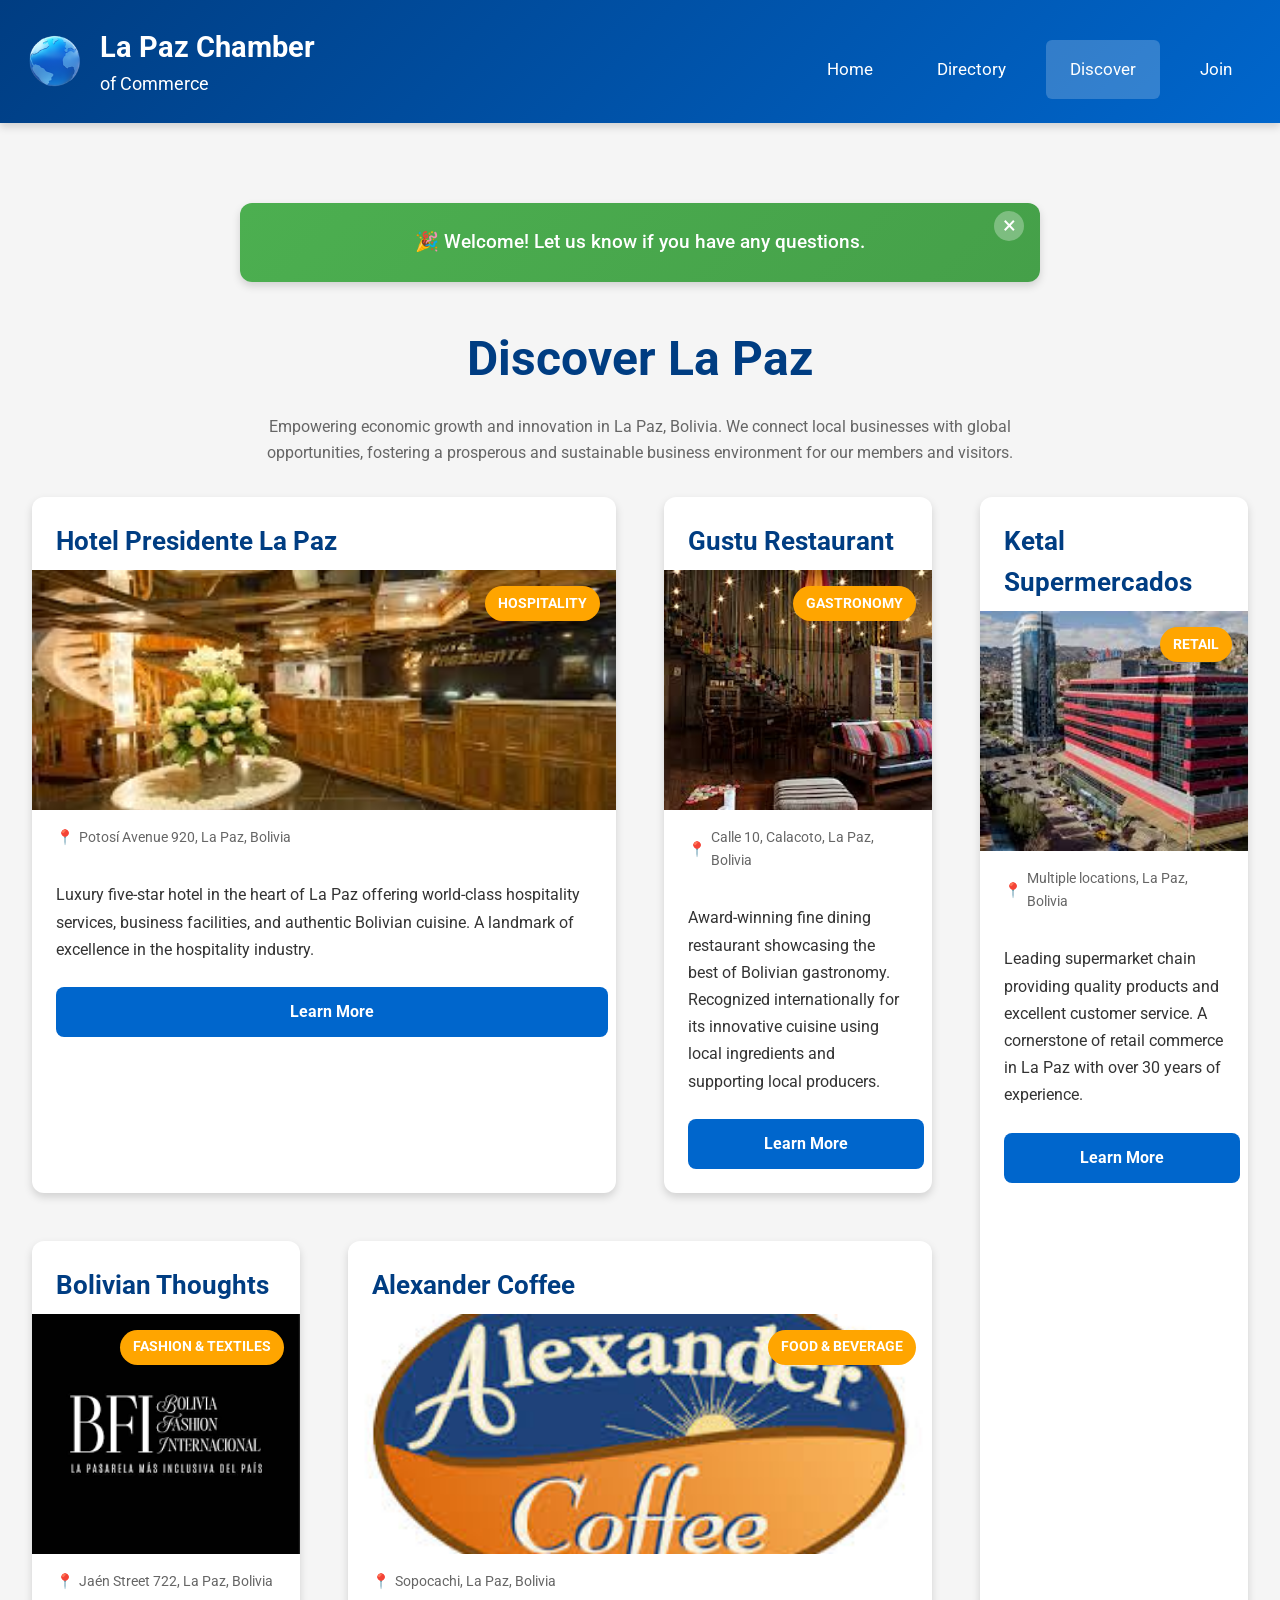
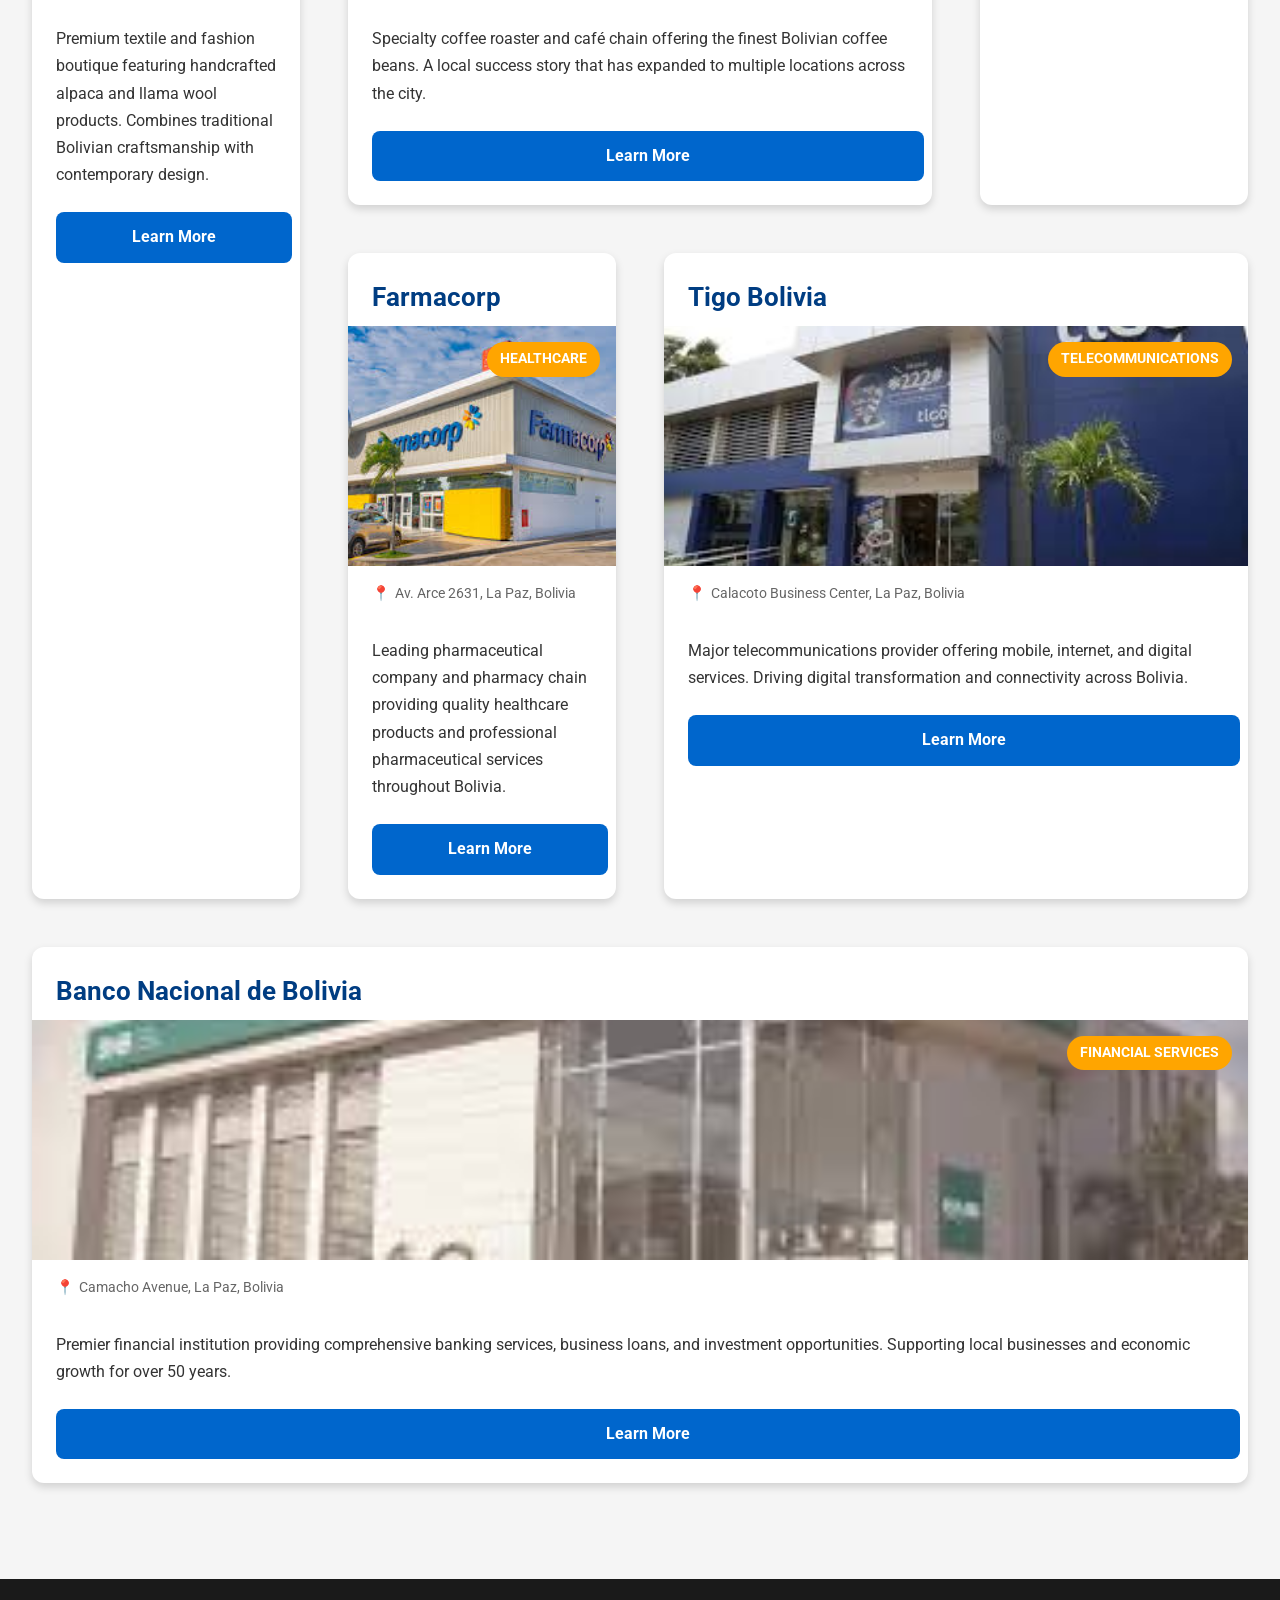
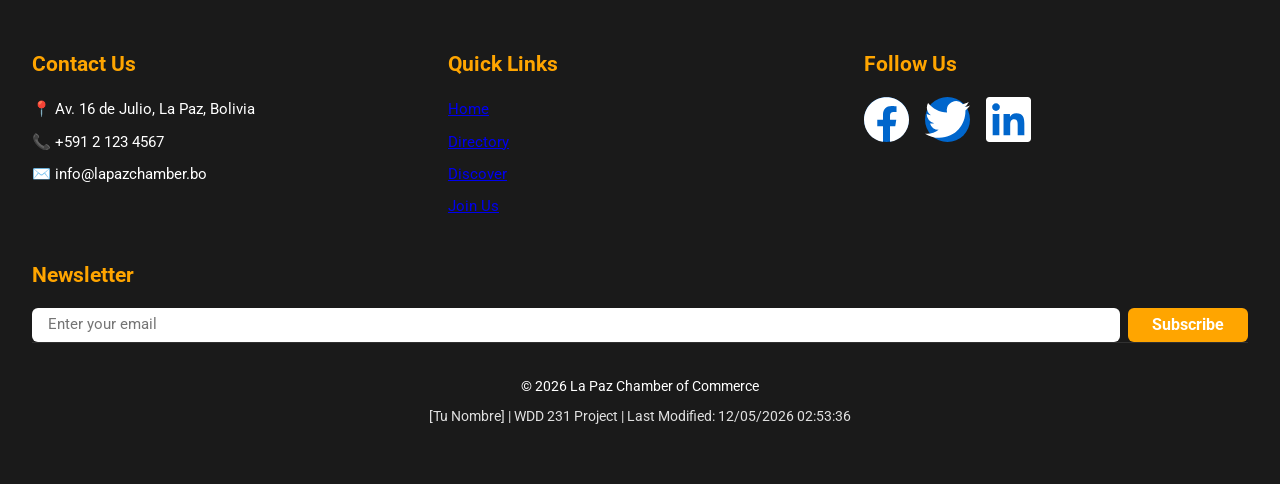
<file: chamber/discover.html>
<!DOCTYPE html>
<html lang="en">
<head>
    <meta charset="UTF-8">
    <meta name="viewport" content="width=device-width, initial-scale=1.0">
    <meta name="description" content="Discover the best attractions and points of interest in La Paz, Bolivia. Explore our chamber of commerce area.">
    <meta name="author" content="Cristhian Nefi Dorado Aguilar">

    <title>Discover La Paz - Chamber of Commerce</title>

    <!-- Open Graph Meta Tags -->
    <meta property="og:title" content="Discover members of the La Paz Chamber of Commerce">
    <meta property="og:type" content="website">
    <meta property="og:description" content="Discover the member companies of our chamber of commerce">
    <meta property="og:image" content="https://cheze22.github.io/wdd231/chamber/images/chamber-logo.png">
    <meta property="og:url" content="https://cheze22.github.io/wdd231/chamber/discover.html">
    
    <!-- Google Fonts - Preconnect -->
    <link rel="preconnect" href="https://fonts.googleapis.com">
    <link rel="preconnect" href="https://fonts.gstatic.com" crossorigin>
    
    <!-- Google Fonts - Font Family -->
    <link href="https://fonts.googleapis.com/css2?family=Roboto:wght@400;500;700&family=Open+Sans:wght@400;600&display=swap" rel="stylesheet">
    
    <!-- CSS Files -->
    <link rel="stylesheet" href="styles/normalize.css">
    <link rel="stylesheet" href="styles/small.css">
    <link rel="stylesheet" href="styles/larger.css">
    
    <!-- Favicon -->
    <link rel="icon" type="image/png" sizes="32x32" href="images/favicon.png">
    <link rel="icon" type="image/png" sizes="16x16" href="images/favicon.png">
</head>
<body>
    
    <!-- HEADER -->
    <header>
        <div class="header-container">
            <div class="logo">
                <img src="images/image.webp" alt="La Paz Chamber of Commerce Logo">
                <h1>La Paz Chamber <span>of Commerce</span></h1>
            </div>
            
            <button id="menu-toggle" aria-label="Toggle navigation menu">
                <span></span>
                <span></span>
                <span></span>
            </button>
            
            <nav id="main-nav">
                <ul>
                    <li><a href="index.html">Home</a></li>
                    <li><a href="directory.html">Directory</a></li>
                    <li><a href="discover.html" class="active">Discover</a></li>
                    <li><a href="join.html">Join</a></li>
                </ul>
            </nav>
        </div>
    </header>
    
    <!-- MAIN CONTENT -->
    <main>
        <div class="discover-container">
            
            <!-- Welcome Message -->
            <div id="visit-message" class="visit-message"></div>
            
            <!-- Page Title -->
            <h2>Discover La Paz</h2>
            <p class="intro-text">
                Empowering economic growth and innovation in La Paz, Bolivia. We connect local businesses with global opportunities, fostering a prosperous and sustainable business environment for our members and visitors.
            </p>
            
            <!-- Attractions Gallery -->
            <section id="attractions-gallery" class="attractions-gallery">
                <!-- Las tarjetas se generarán dinámicamente con JavaScript -->
            </section>
            
        </div>
    </main>
    
    <!-- FOOTER -->
    <footer>
        <div class="footer-container">
            <div class="footer-info">
                
                <!-- Contact Info -->
                <div class="footer-section">
                    <h3>Contact Us</h3>
                    <p>📍 Av. 16 de Julio, La Paz, Bolivia</p>
                    <p>📞 +591 2 123 4567</p>
                    <p>✉️ info@lapazchamber.bo</p>
                </div>
                
                <!-- Quick Links -->
                <div class="footer-section">
                    <h3>Quick Links</h3>
                    <p><a href="index.html">Home</a></p>
                    <p><a href="directory.html">Directory</a></p>
                    <p><a href="discover.html">Discover</a></p>
                    <p><a href="join.html">Join Us</a></p>
                </div>
                
                <!-- Social Media -->
                <div class="footer-section">
                    <h3>Follow Us</h3>
                    <div class="social-links">
                        <a href="https://facebook.com" target="_blank" aria-label="Facebook">
                            <svg xmlns="http://www.w3.org/2000/svg" viewBox="0 0 24 24" fill="currentColor">
                                <path d="M24 12.073c0-6.627-5.373-12-12-12s-12 5.373-12 12c0 5.99 4.388 10.954 10.125 11.854v-8.385H7.078v-3.47h3.047V9.43c0-3.007 1.792-4.669 4.533-4.669 1.312 0 2.686.235 2.686.235v2.953H15.83c-1.491 0-1.956.925-1.956 1.874v2.25h3.328l-.532 3.47h-2.796v8.385C19.612 23.027 24 18.062 24 12.073z"/>
                            </svg>
                        </a>
                        <a href="https://twitter.com" target="_blank" aria-label="Twitter">
                            <svg xmlns="http://www.w3.org/2000/svg" viewBox="0 0 24 24" fill="currentColor">
                                <path d="M23.953 4.57a10 10 0 01-2.825.775 4.958 4.958 0 002.163-2.723c-.951.555-2.005.959-3.127 1.184a4.92 4.92 0 00-8.384 4.482C7.69 8.095 4.067 6.13 1.64 3.162a4.822 4.822 0 00-.666 2.475c0 1.71.87 3.213 2.188 4.096a4.904 4.904 0 01-2.228-.616v.06a4.923 4.923 0 003.946 4.827 4.996 4.996 0 01-2.212.085 4.936 4.936 0 004.604 3.417 9.867 9.867 0 01-6.102 2.105c-.39 0-.779-.023-1.17-.067a13.995 13.995 0 007.557 2.209c9.053 0 13.998-7.496 13.998-13.985 0-.21 0-.42-.015-.63A9.935 9.935 0 0024 4.59z"/>
                            </svg>
                        </a>
                        <a href="https://linkedin.com" target="_blank" aria-label="LinkedIn">
                            <svg xmlns="http://www.w3.org/2000/svg" viewBox="0 0 24 24" fill="currentColor">
                                <path d="M20.447 20.452h-3.554v-5.569c0-1.328-.027-3.037-1.852-3.037-1.853 0-2.136 1.445-2.136 2.939v5.667H9.351V9h3.414v1.561h.046c.477-.9 1.637-1.85 3.37-1.85 3.601 0 4.267 2.37 4.267 5.455v6.286zM5.337 7.433c-1.144 0-2.063-.926-2.063-2.065 0-1.138.92-2.063 2.063-2.063 1.14 0 2.064.925 2.064 2.063 0 1.139-.925 2.065-2.064 2.065zm1.782 13.019H3.555V9h3.564v11.452zM22.225 0H1.771C.792 0 0 .774 0 1.729v20.542C0 23.227.792 24 1.771 24h20.451C23.2 24 24 23.227 24 22.271V1.729C24 .774 23.2 0 22.222 0h.003z"/>
                            </svg>
                        </a>
                    </div>
                </div>
                
            </div>
            
            <!-- Newsletter -->
            <div class="footer-section">
                <h3>Newsletter</h3>
                <form class="newsletter-form">
                    <input type="email" placeholder="Enter your email" required>
                    <button type="submit">Subscribe</button>
                </form>
            </div>
            
            <!-- Footer Bottom -->
            <div class="footer-bottom">
                <p>&copy; <span id="currentyear"></span> La Paz Chamber of Commerce</p>
                <p class="developer-info">
                    [Tu Nombre] | WDD 231 Project | 
                    Last Modified: <span id="lastModified"></span>
                </p>
            </div>
        </div>
    </footer>
    
    <!-- JavaScript -->
    <script src="scripts/discover.js" type="module"></script>
    
</body>
</html>
</file>
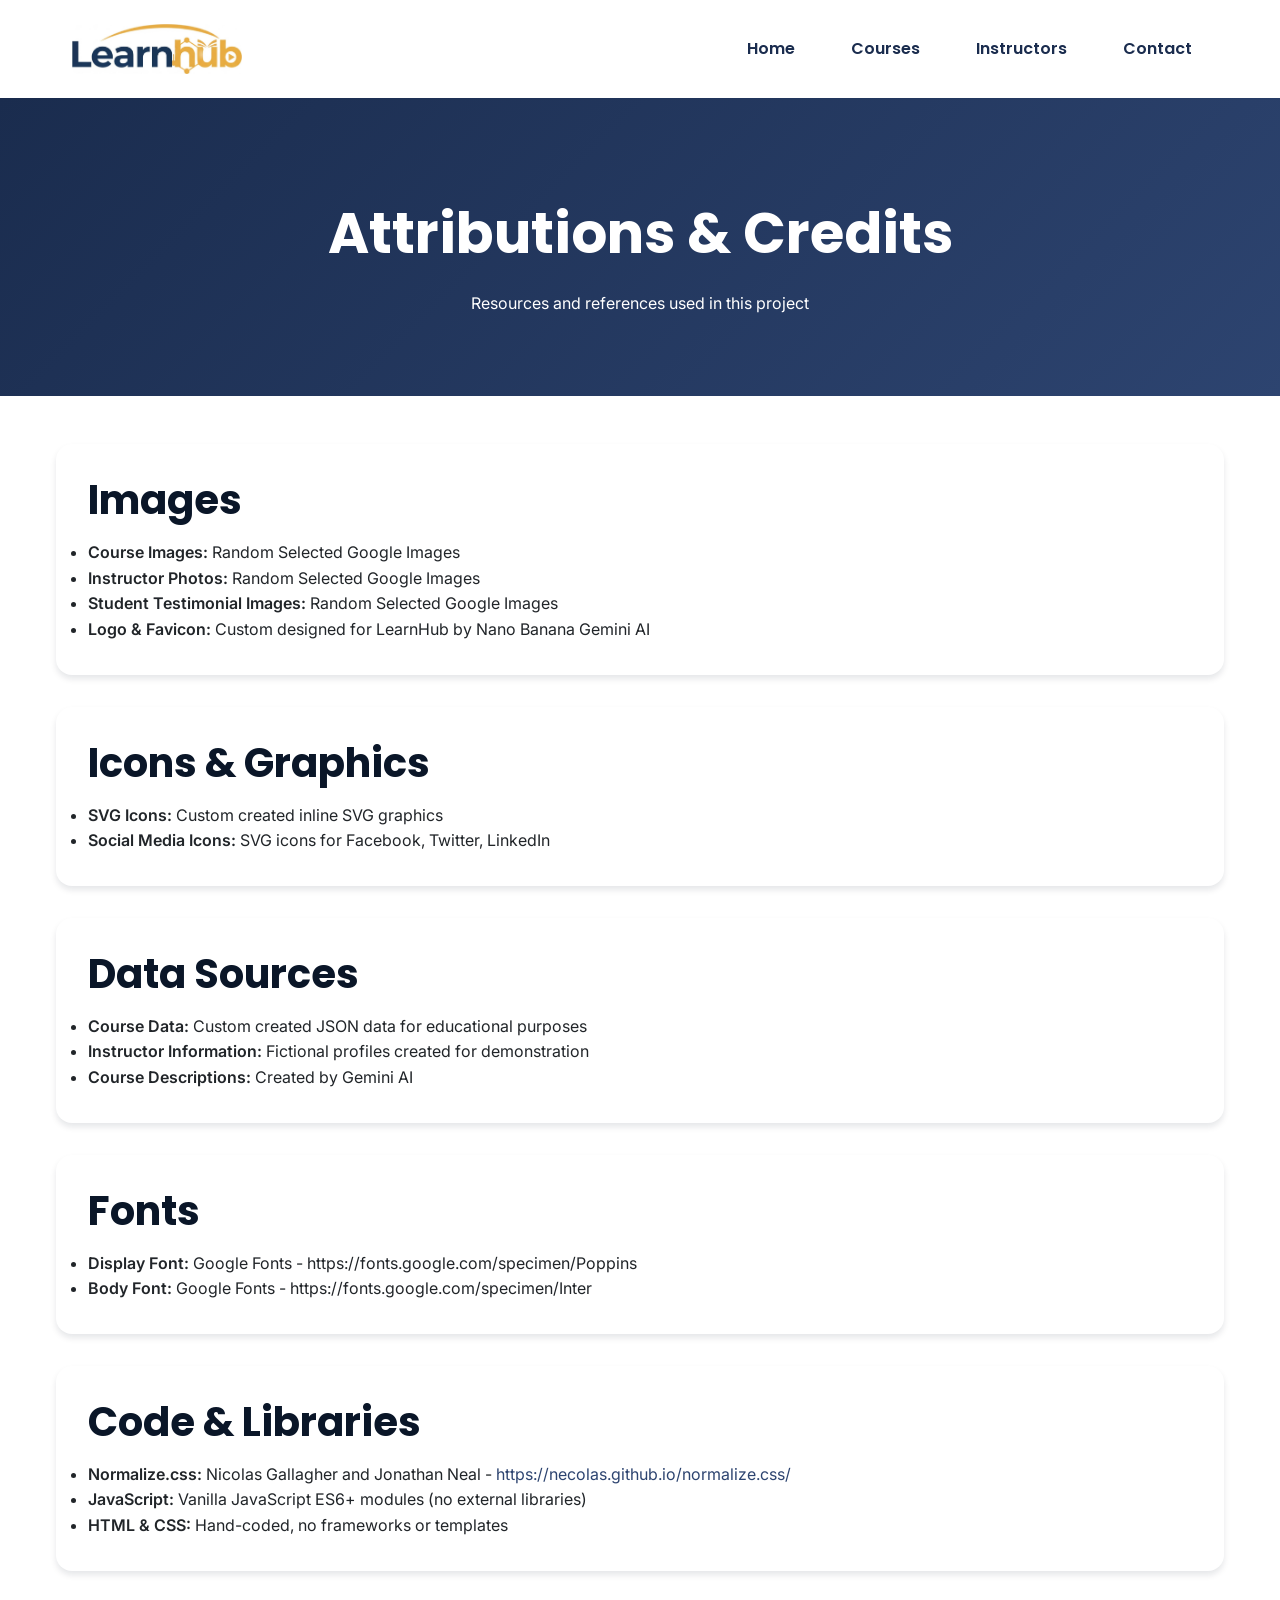
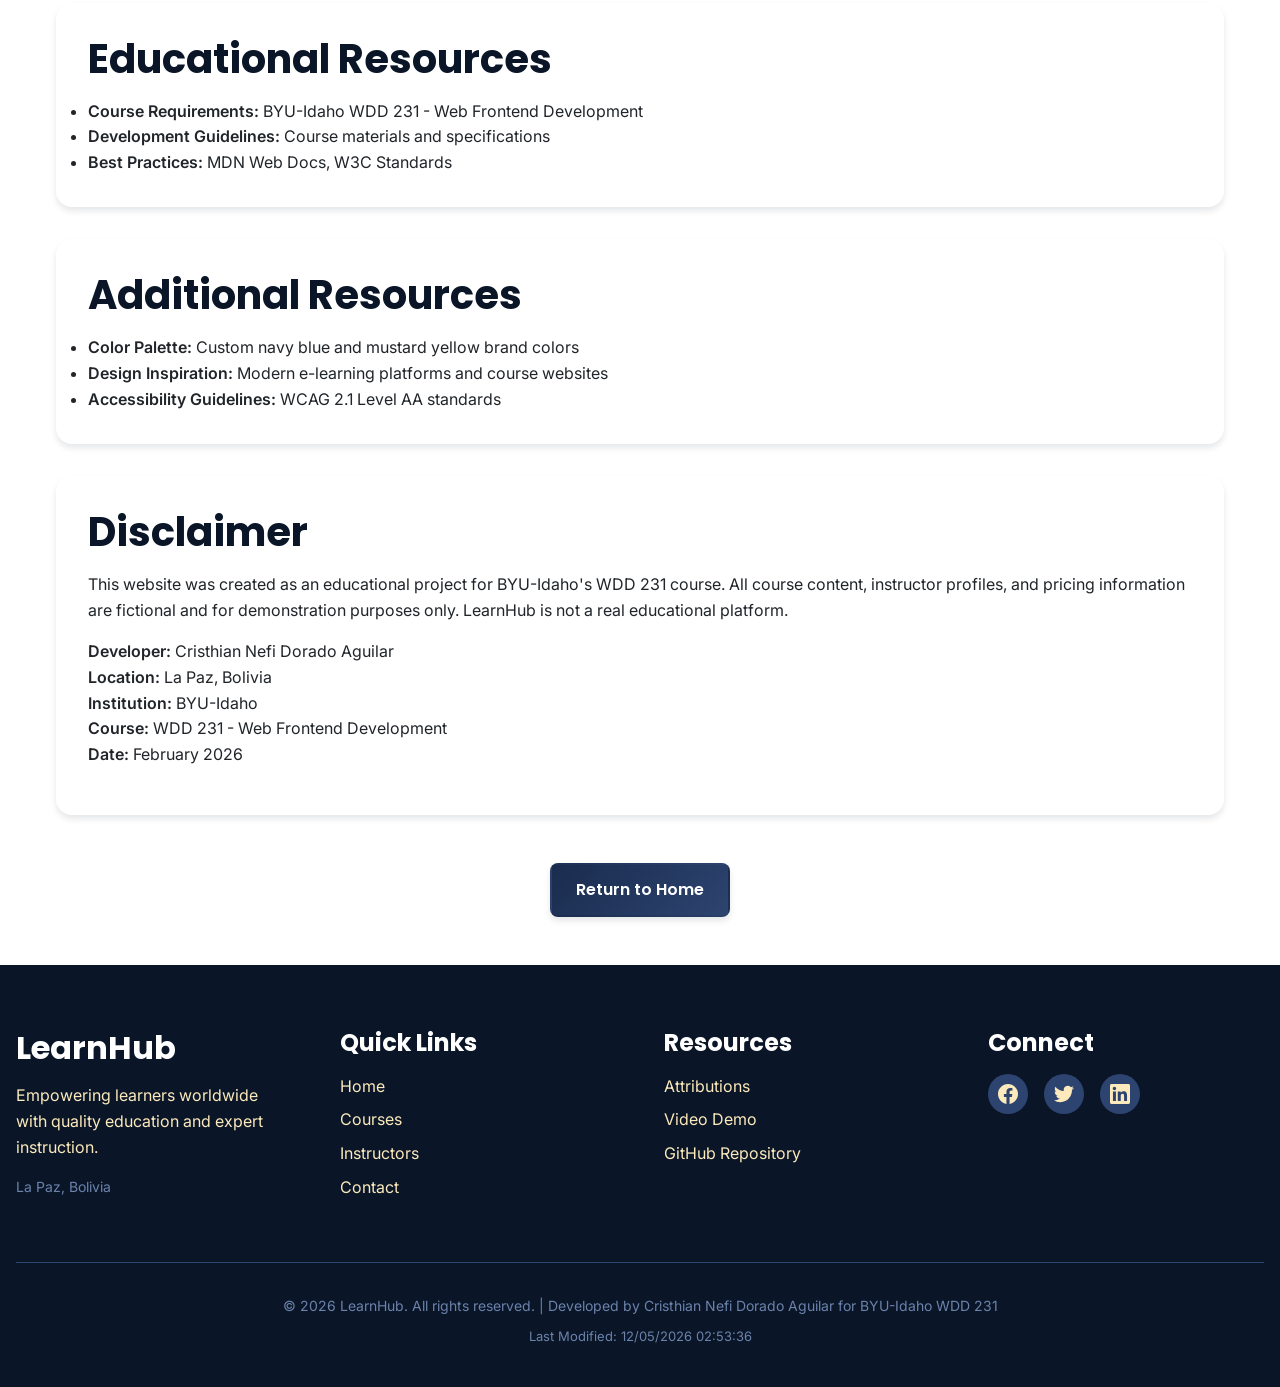
<file: final-project/attributions.html>
<!doctype html>
<html lang="en">
  <head>
    <meta charset="UTF-8" />
    <meta name="viewport" content="width=device-width, initial-scale=1.0" />
    <meta
      name="description"
      content="Attributions and credits for LearnHub resources"
    />
    <meta name="author" content="Cristhian Nefi Dorado Aguilar" />

    <title>Attributions - LearnHub</title>
    <link rel="icon" type="image/png" href="images/favicon.png" />
    <!-- Google Fonts -->
    <link rel="preconnect" href="https://fonts.googleapis.com" />
    <link rel="preconnect" href="https://fonts.gstatic.com" crossorigin />
    <link
      href="https://fonts.googleapis.com/css2?family=Poppins:wght@400;600;700&family=Inter:wght@400;500;600&display=swap"
      rel="stylesheet"
    />

    <!-- CSS Files -->
    <link rel="stylesheet" href="styles/normalize.css" />
    <link rel="stylesheet" href="styles/small.css" />
    <link rel="stylesheet" href="styles/larger.css" />
  </head>
  <body>
    <header>
      <div class="header-container">
        <div class="logo">
          <img src="images/logo.webp" alt="LearnHub Logo" width="150" height="50">
        </div>
        <nav>
          <button id="menu-toggle" aria-label="Toggle navigation menu">
            <span class="hamburger"></span>
            <span class="hamburger"></span>
            <span class="hamburger"></span>
          </button>
          <ul class="nav-links">
            <li><a href="index.html">Home</a></li>
            <li><a href="courses.html">Courses</a></li>
            <li><a href="teachers.html">Instructors</a></li>
            <li><a href="#contact">Contact</a></li>
          </ul>
        </nav>
      </div>
    </header>

    <main>
      <section class="page-hero">
        <div class="hero-content">
          <h1>Attributions & Credits</h1>
          <p>Resources and references used in this project</p>
        </div>
      </section>

      <section style="max-width: 1200px; margin: 0 auto; padding: 3rem 1rem">
        <article
          style="
            background: white;
            padding: 2rem;
            border-radius: 1rem;
            box-shadow: 0 4px 6px rgba(10, 22, 40, 0.1);
            margin-bottom: 2rem;
          "
        >
          <h2>Images</h2>
          <ul>
            <li>
              <strong>Course Images:</strong> Random Selected Google Images
            </li>
            <li>
              <strong>Instructor Photos:</strong> Random Selected Google Images
            </li>
            <li>
              <strong>Student Testimonial Images:</strong> Random Selected Google Images
            </li>
            <li>
              <strong>Logo & Favicon:</strong> Custom designed for LearnHub by Nano Banana Gemini AI
            </li>
          </ul>
        </article>

        <article
          style="
            background: white;
            padding: 2rem;
            border-radius: 1rem;
            box-shadow: 0 4px 6px rgba(10, 22, 40, 0.1);
            margin-bottom: 2rem;
          "
        >
          <h2>Icons & Graphics</h2>
          <ul>
            <li>
              <strong>SVG Icons:</strong> Custom created inline SVG graphics
            </li>
            <li>
              <strong>Social Media Icons:</strong> SVG icons for Facebook,
              Twitter, LinkedIn
            </li>
          </ul>
        </article>

        <article
          style="
            background: white;
            padding: 2rem;
            border-radius: 1rem;
            box-shadow: 0 4px 6px rgba(10, 22, 40, 0.1);
            margin-bottom: 2rem;
          "
        >
          <h2>Data Sources</h2>
          <ul>
            <li>
              <strong>Course Data:</strong> Custom created JSON data for
              educational purposes
            </li>
            <li>
              <strong>Instructor Information:</strong> Fictional profiles
              created for demonstration
            </li>
            <li>
              <strong>Course Descriptions:</strong> Created by Gemini AI
            </li>
          </ul>
        </article>

        <article
          style="
            background: white;
            padding: 2rem;
            border-radius: 1rem;
            box-shadow: 0 4px 6px rgba(10, 22, 40, 0.1);
            margin-bottom: 2rem;
          "
        >
          <h2>Fonts</h2>
          <ul>
            <li>
              <strong>Display Font:</strong> Google Fonts - https://fonts.google.com/specimen/Poppins
            </li>
            <li>
              <strong>Body Font:</strong> Google Fonts - https://fonts.google.com/specimen/Inter
            </li>
            
          </ul>
        </article>

        <article
          style="
            background: white;
            padding: 2rem;
            border-radius: 1rem;
            box-shadow: 0 4px 6px rgba(10, 22, 40, 0.1);
            margin-bottom: 2rem;
          "
        >
          <h2>Code & Libraries</h2>
          <ul>
            <li>
              <strong>Normalize.css:</strong> Nicolas Gallagher and Jonathan
              Neal -
              <a
                href="https://necolas.github.io/normalize.css/"
                target="_blank"
                rel="noopener"
                >https://necolas.github.io/normalize.css/</a
              >
            </li>
            <li>
              <strong>JavaScript:</strong> Vanilla JavaScript ES6+ modules (no
              external libraries)
            </li>
            <li>
              <strong>HTML & CSS:</strong> Hand-coded, no frameworks or
              templates
            </li>
          </ul>
        </article>

        <article
          style="
            background: white;
            padding: 2rem;
            border-radius: 1rem;
            box-shadow: 0 4px 6px rgba(10, 22, 40, 0.1);
            margin-bottom: 2rem;
          "
        >
          <h2>Educational Resources</h2>
          <ul>
            <li>
              <strong>Course Requirements:</strong> BYU-Idaho WDD 231 - Web
              Frontend Development
            </li>
            <li>
              <strong>Development Guidelines:</strong> Course materials and
              specifications
            </li>
            <li>
              <strong>Best Practices:</strong> MDN Web Docs, W3C Standards
            </li>
          </ul>
        </article>

        <article
          style="
            background: white;
            padding: 2rem;
            border-radius: 1rem;
            box-shadow: 0 4px 6px rgba(10, 22, 40, 0.1);
            margin-bottom: 2rem;
          "
        >
          <h2>Additional Resources</h2>
          <ul>
            <li>
              <strong>Color Palette:</strong> Custom navy blue and mustard
              yellow brand colors
            </li>
            <li>
              <strong>Design Inspiration:</strong> Modern e-learning platforms
              and course websites
            </li>
            <li>
              <strong>Accessibility Guidelines:</strong> WCAG 2.1 Level AA
              standards
            </li>
          </ul>
        </article>

        <article
          style="
            background: white;
            padding: 2rem;
            border-radius: 1rem;
            box-shadow: 0 4px 6px rgba(10, 22, 40, 0.1);
          "
        >
          <h2>Disclaimer</h2>
          <p>
            This website was created as an educational project for BYU-Idaho's
            WDD 231 course. All course content, instructor profiles, and pricing
            information are fictional and for demonstration purposes only.
            LearnHub is not a real educational platform.
          </p>
          <p>
            <strong>Developer:</strong> Cristhian Nefi Dorado Aguilar<br />
            <strong>Location:</strong> La Paz, Bolivia<br />
            <strong>Institution:</strong> BYU-Idaho<br />
            <strong>Course:</strong> WDD 231 - Web Frontend Development<br />
            <strong>Date:</strong> February 2026
          </p>
        </article>

        <div style="text-align: center; margin-top: 3rem">
          <a href="index.html" class="btn btn-primary">Return to Home</a>
        </div>
      </section>
    </main>

    <footer>
      <div class="footer-content">
        <div class="footer-section">
          <h3>LearnHub</h3>
          <p>
            Empowering learners worldwide with quality education and expert
            instruction.
          </p>
          <p class="location">La Paz, Bolivia</p>
        </div>
        <div class="footer-section">
          <h4>Quick Links</h4>
          <ul>
            <li><a href="index.html">Home</a></li>
            <li><a href="courses.html">Courses</a></li>
            <li><a href="teachers.html">Instructors</a></li>
            <li><a href="#contact">Contact</a></li>
          </ul>
        </div>
        <div class="footer-section">
          <h4>Resources</h4>
          <ul>
            <li><a href="attributions.html">Attributions</a></li>
            <li><a href="https://www.loom.com/share/235a265ff2df4330be821fe0efb049dd" id="demo-video-link">Video Demo</a></li>
            <li>
              <a
                href="https://github.com/cheze22/wdd231"
                target="_blank"
                rel="noopener"
                >GitHub Repository</a
              >
            </li>
          </ul>
        </div>
        <div class="footer-section">
          <h4>Connect</h4>
          <div class="social-links">
            <a
              href="https://www.facebook.com/?locale=es_LA"
              aria-label="Facebook"
            >
              <svg
                width="24"
                height="24"
                viewBox="0 0 24 24"
                fill="currentColor"
              >
                <path
                  d="M24 12.073c0-6.627-5.373-12-12-12s-12 5.373-12 12c0 5.99 4.388 10.954 10.125 11.854v-8.385H7.078v-3.47h3.047V9.43c0-3.007 1.792-4.669 4.533-4.669 1.312 0 2.686.235 2.686.235v2.953H15.83c-1.491 0-1.956.925-1.956 1.874v2.25h3.328l-.532 3.47h-2.796v8.385C19.612 23.027 24 18.062 24 12.073z"
                />
              </svg>
            </a>
            <a href="https://x.com/?lang=es" aria-label="X">
              <svg
                width="24"
                height="24"
                viewBox="0 0 24 24"
                fill="currentColor"
              >
                <path
                  d="M23.953 4.57a10 10 0 01-2.825.775 4.958 4.958 0 002.163-2.723c-.951.555-2.005.959-3.127 1.184a4.92 4.92 0 00-8.384 4.482C7.69 8.095 4.067 6.13 1.64 3.162a4.822 4.822 0 00-.666 2.475c0 1.71.87 3.213 2.188 4.096a4.904 4.904 0 01-2.228-.616v.06a4.923 4.923 0 003.946 4.827 4.996 4.996 0 01-2.212.085 4.936 4.936 0 004.604 3.417 9.867 9.867 0 01-6.102 2.105c-.39 0-.779-.023-1.17-.067a13.995 13.995 0 007.557 2.209c9.053 0 13.998-7.496 13.998-13.985 0-.21 0-.42-.015-.63A9.935 9.935 0 0024 4.59z"
                />
              </svg>
            </a>
            <a
              href="https://www.linkedin.com/in/cristhian-nefi-dorado-aguilar-780a8a248/"
              aria-label="LinkedIn"
            >
              <svg
                width="24"
                height="24"
                viewBox="0 0 24 24"
                fill="currentColor"
              >
                <path
                  d="M20.447 20.452h-3.554v-5.569c0-1.328-.027-3.037-1.852-3.037-1.853 0-2.136 1.445-2.136 2.939v5.667H9.351V9h3.414v1.561h.046c.477-.9 1.637-1.85 3.37-1.85 3.601 0 4.267 2.37 4.267 5.455v6.286zM5.337 7.433c-1.144 0-2.063-.926-2.063-2.065 0-1.138.92-2.063 2.063-2.063 1.14 0 2.064.925 2.064 2.063 0 1.139-.925 2.065-2.064 2.065zm1.782 13.019H3.555V9h3.564v11.452zM22.225 0H1.771C.792 0 0 .774 0 1.729v20.542C0 23.227.792 24 1.771 24h20.451C23.2 24 24 23.227 24 22.271V1.729C24 .774 23.2 0 22.222 0h.003z"
                />
              </svg>
            </a>
          </div>
        </div>
      </div>
      <div class="footer-bottom">
        <p>
          &copy; <span id="current-year"></span> LearnHub. All rights reserved.
          | Developed by Cristhian Nefi Dorado Aguilar for BYU-Idaho WDD 231
        </p>
        <p class="last-modified">
          Last Modified: <span id="last-modified"></span>
        </p>
      </div>
    </footer>

    <!-- JavaScript for navigation and footer -->
    <script type="module">
      // Navigation toggle
      const menuToggle = document.getElementById("menu-toggle");
      const navLinks = document.querySelector(".nav-links");

      if (menuToggle && navLinks) {
        menuToggle.addEventListener("click", () => {
          menuToggle.classList.toggle("active");
          navLinks.classList.toggle("active");
        });

        document.addEventListener("click", (e) => {
          if (!menuToggle.contains(e.target) && !navLinks.contains(e.target)) {
            menuToggle.classList.remove("active");
            navLinks.classList.remove("active");
          }
        });
      }

      // Update footer
      document.getElementById("current-year").textContent =
        new Date().getFullYear();
      document.getElementById("last-modified").textContent =
        document.lastModified;
    </script>
  </body>
</html>
</file>
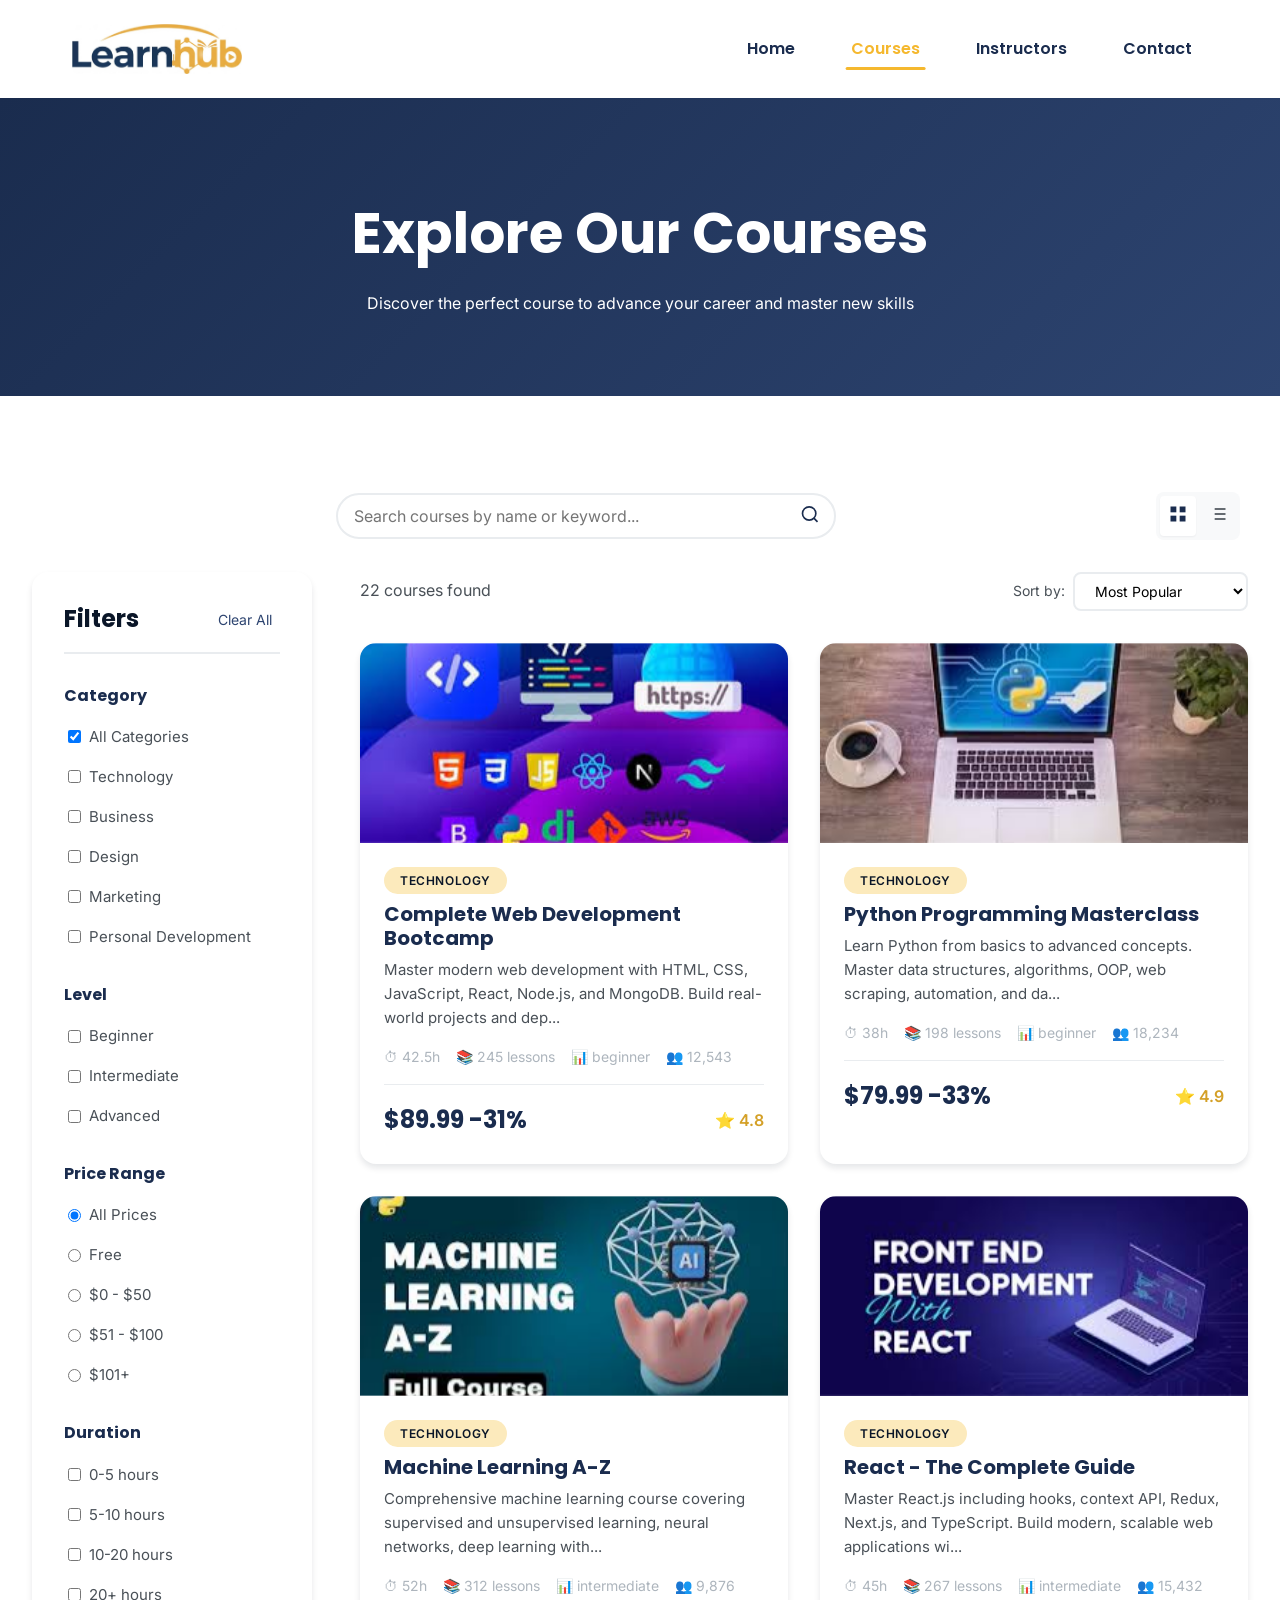
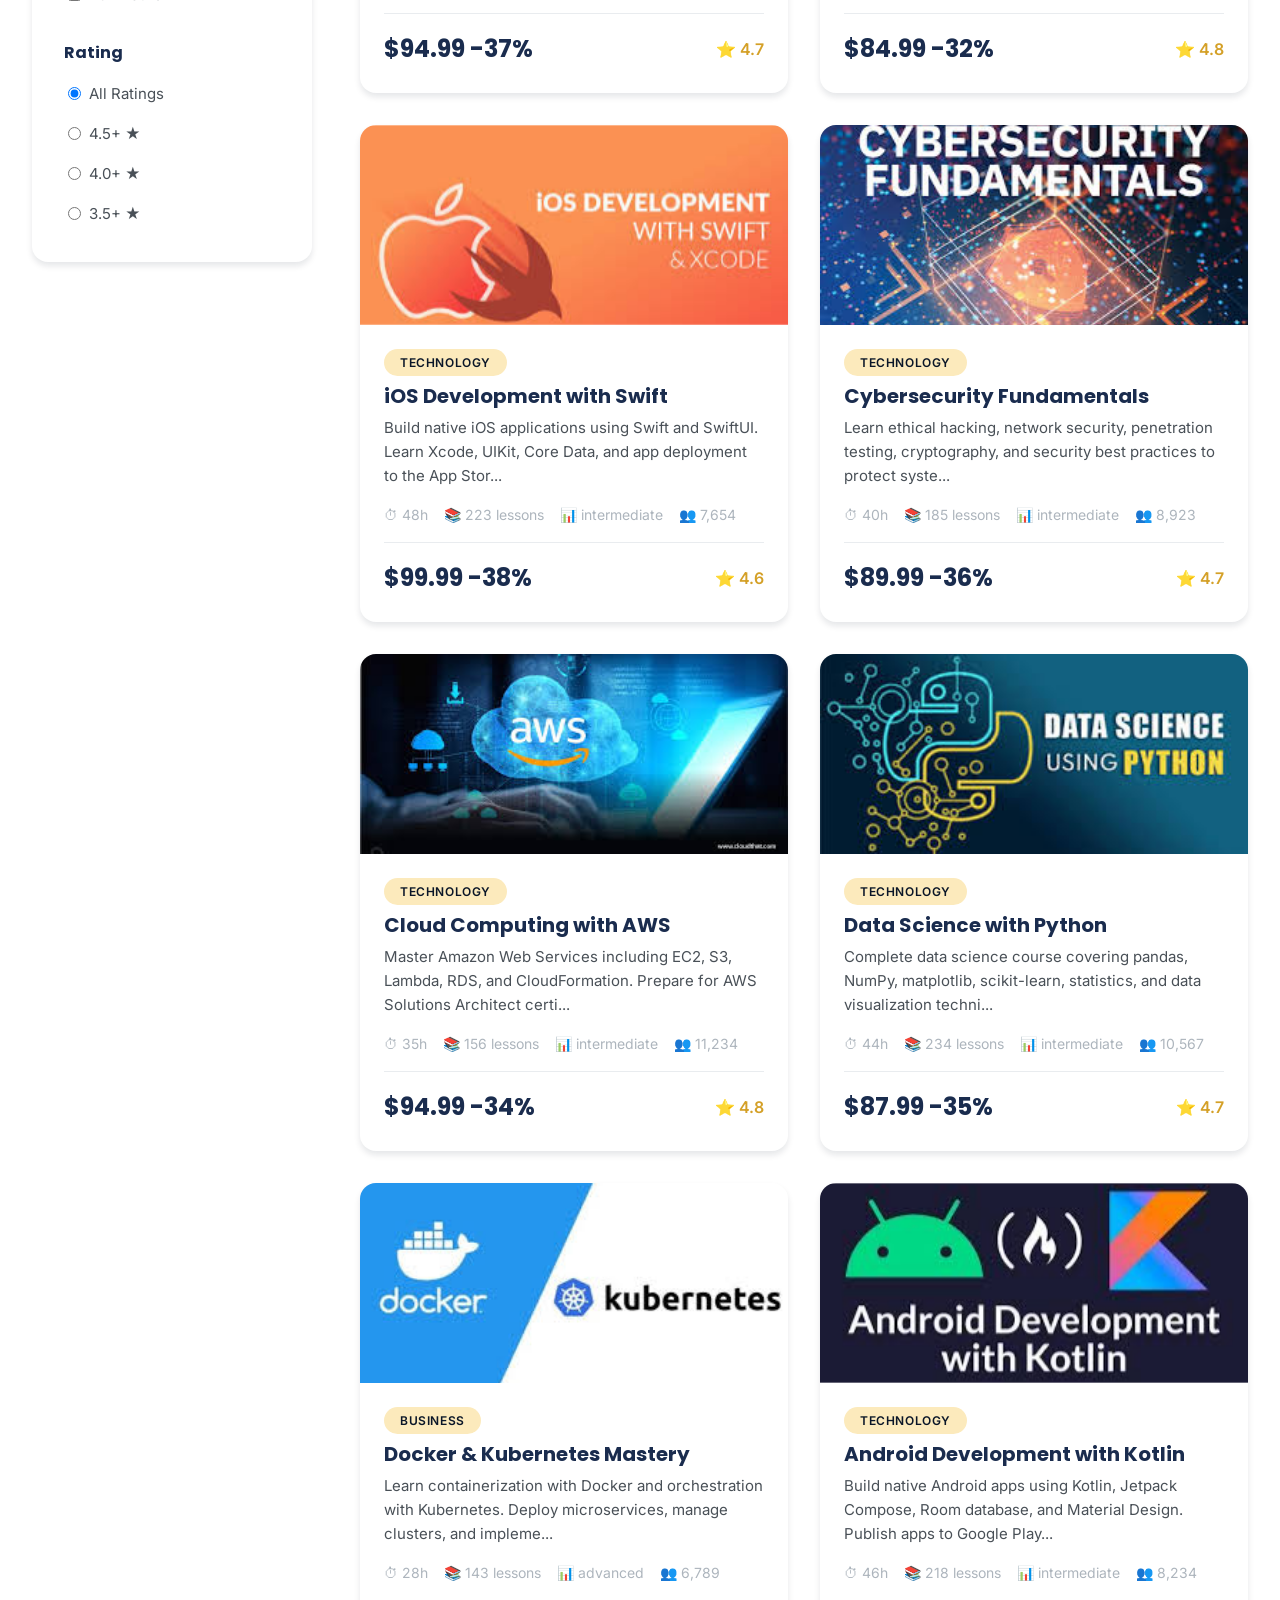
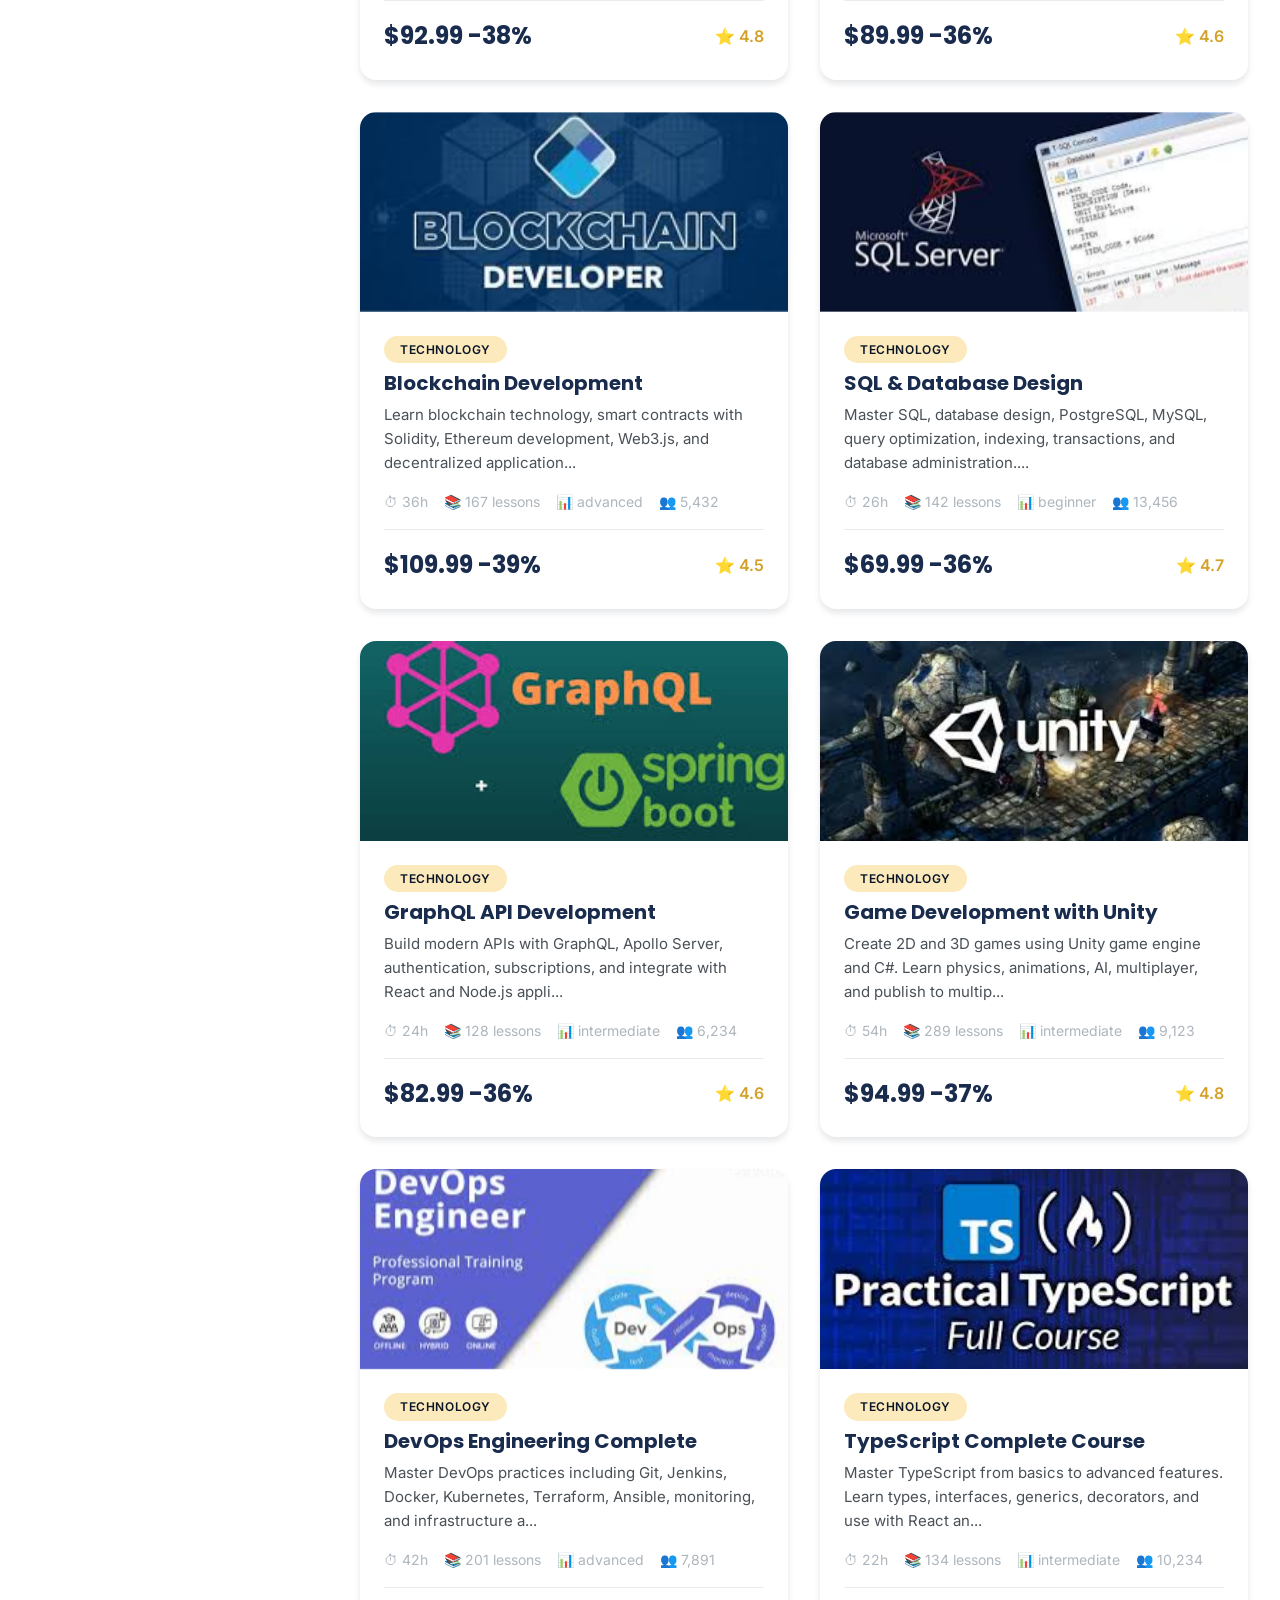
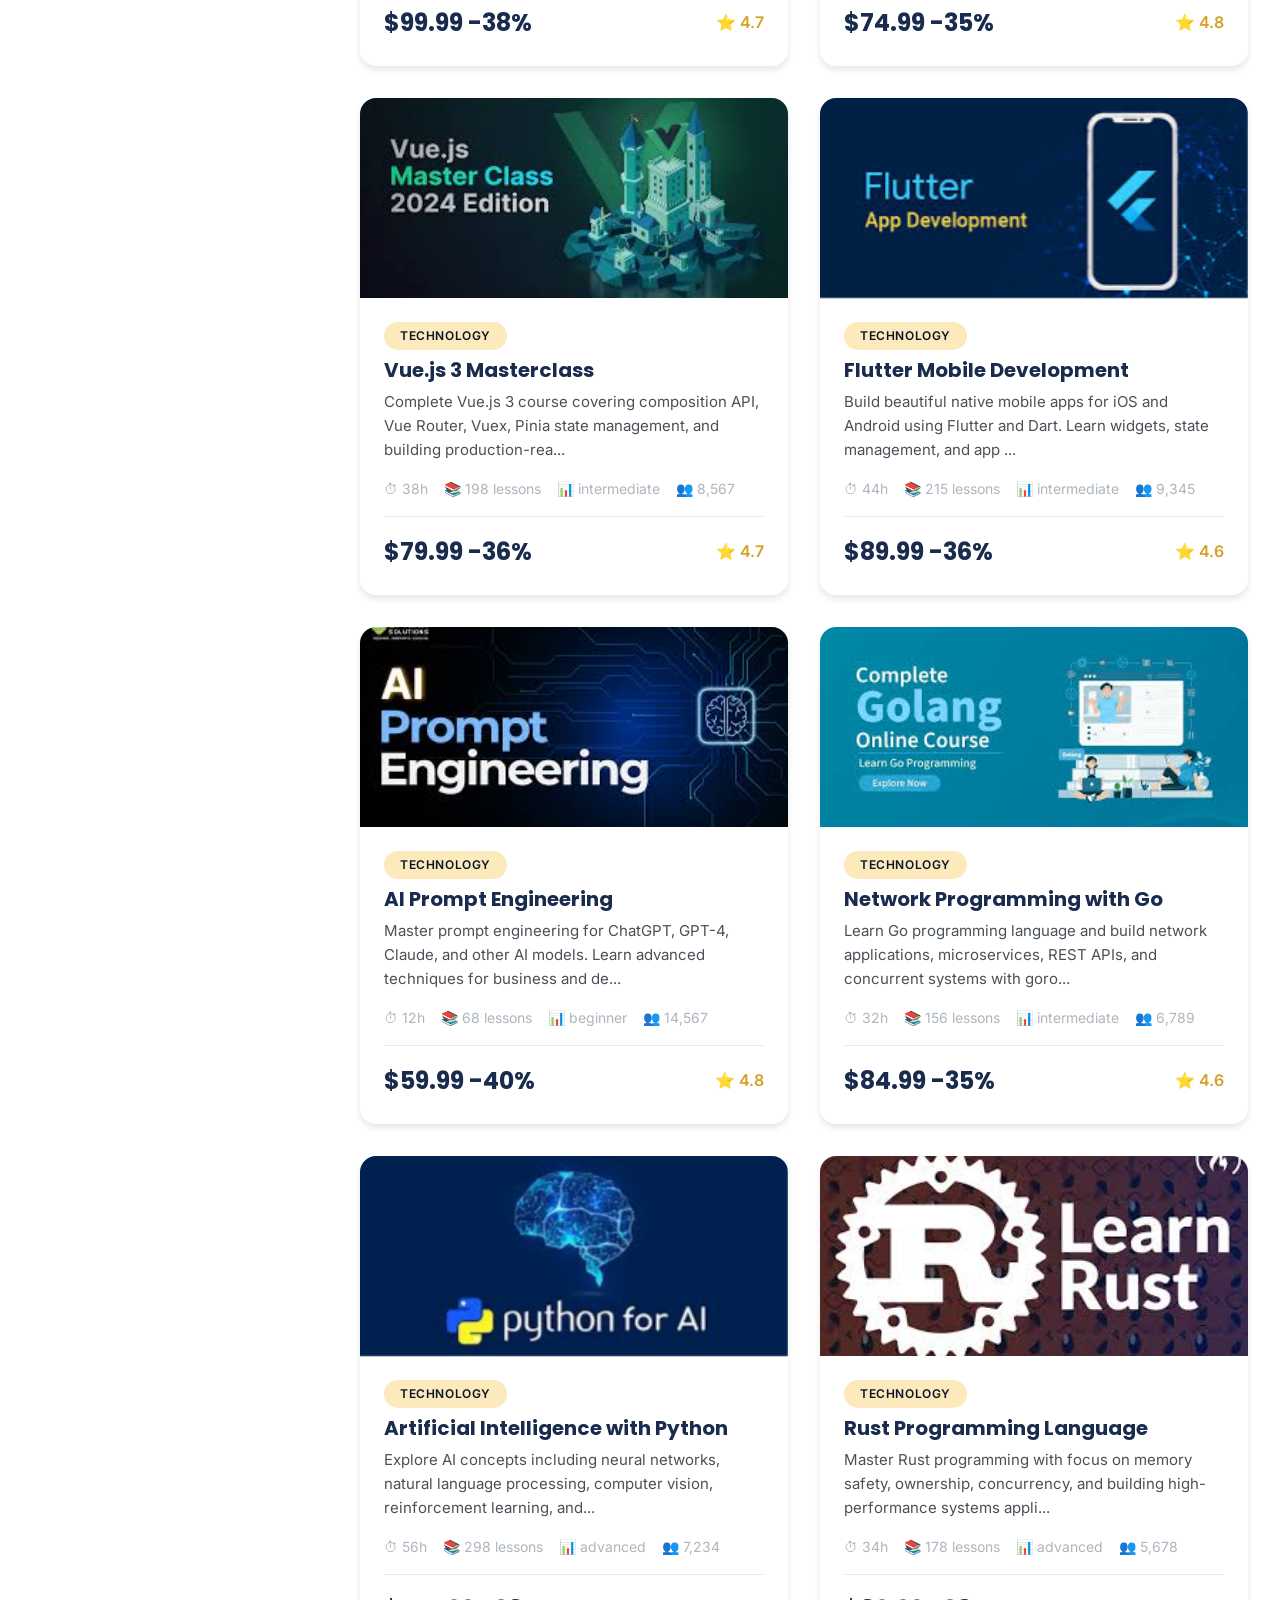
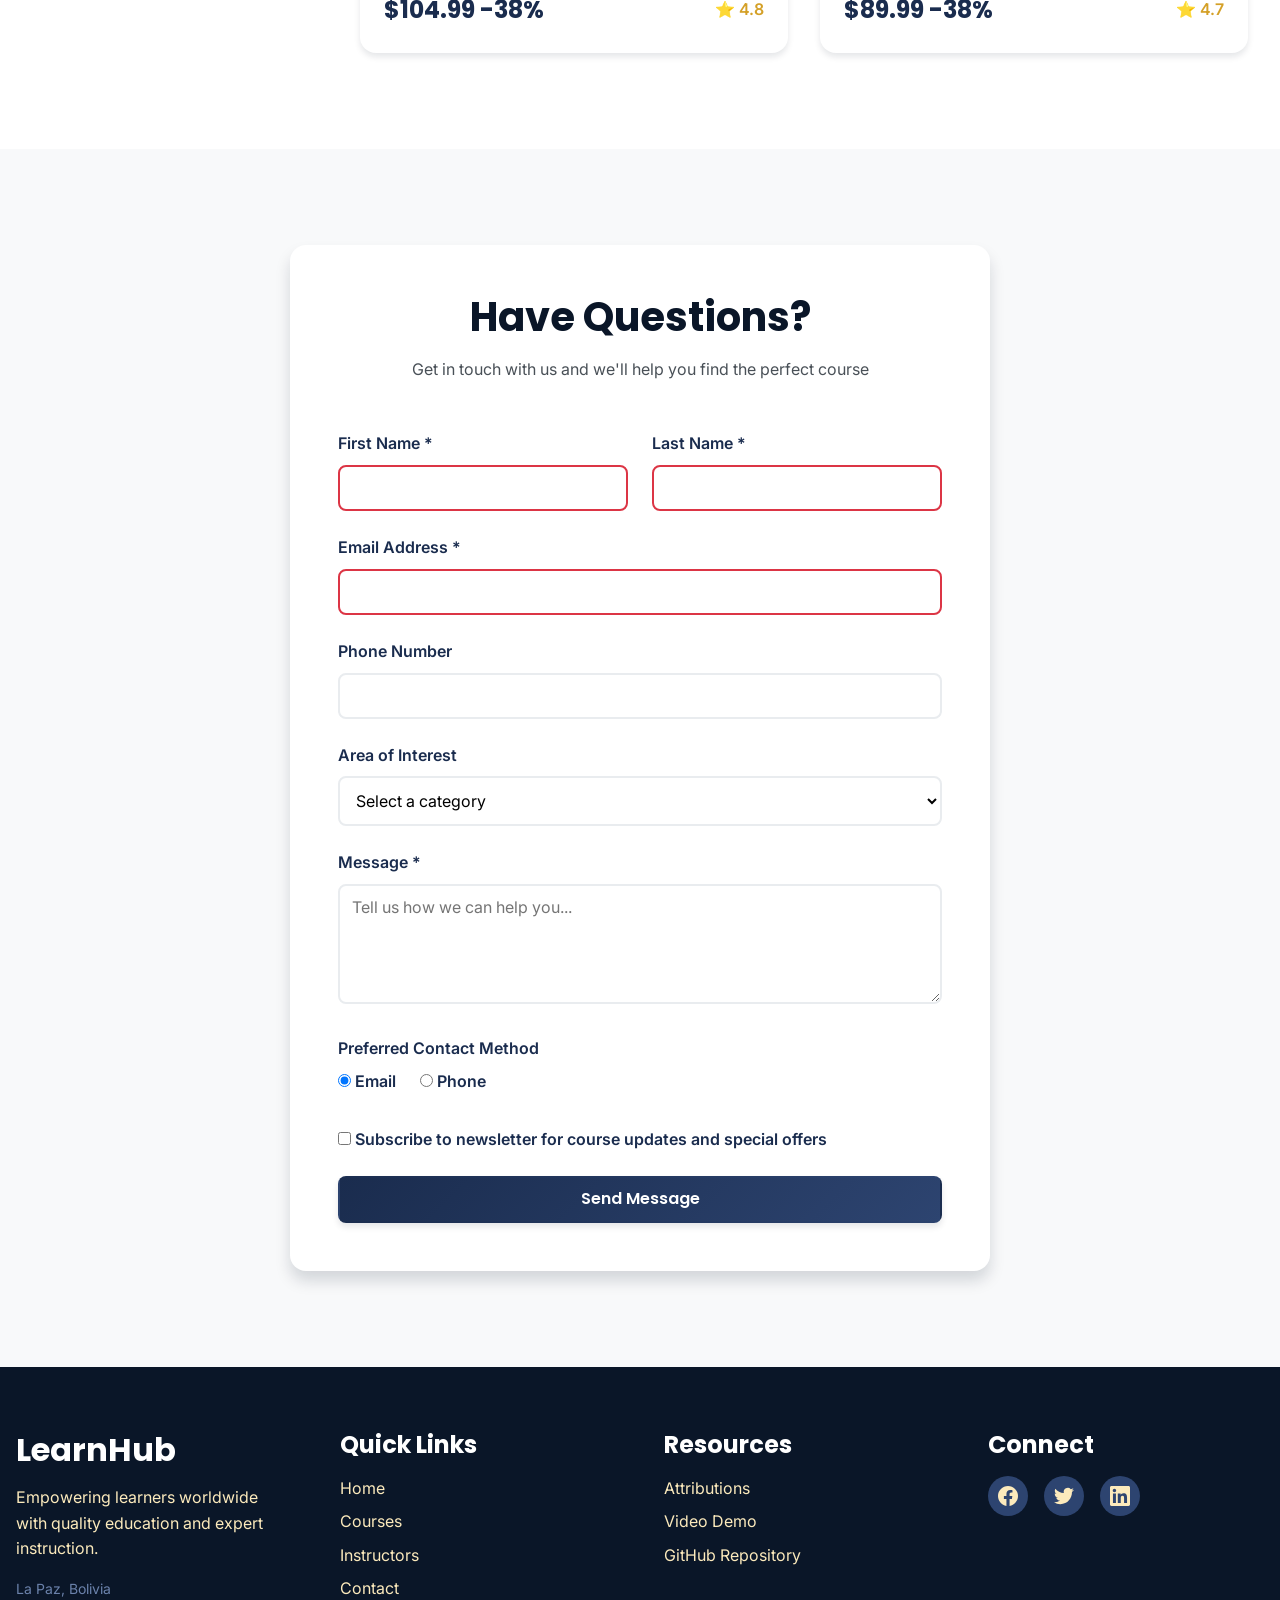
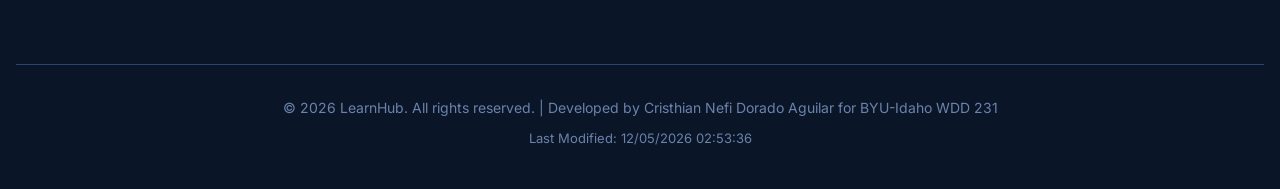
<file: final-project/courses.html>
<!DOCTYPE html>
<html lang="en">
<head>
    <meta charset="UTF-8">
    <meta name="viewport" content="width=device-width, initial-scale=1.0">
    <meta name="description" content="Browse our complete catalog of online courses. Filter by category, level, and price to find the perfect course for your learning goals.">
    <meta name="author" content="Cristhian Nefi Dorado Aguilar">
    
    <!-- Open Graph Meta Tags -->
    <meta property="og:title" content="Courses - LearnHub Online Learning Platform">
    <meta property="og:description" content="Browse our complete catalog of online courses. Filter by category, level, and price to find the perfect course for your learning goals.">
    <meta property="og:type" content="website">
    <meta property="og:url" content="https://cheze22.github.io/wdd231/final-project/courses.html">
    <meta property="og:image" content="https://cheze22.github.io/wdd231/final-project/images/og-image.jpg">
    
    <title>Courses - LearnHub Online Learning Platform</title>
    <link rel="icon" type="image/png" href="images/favicon.png">
    <!-- Google Fonts -->
<link rel="preconnect" href="https://fonts.googleapis.com">
<link rel="preconnect" href="https://fonts.gstatic.com" crossorigin>
<link href="https://fonts.googleapis.com/css2?family=Poppins:wght@400;600;700&family=Inter:wght@400;500;600&display=swap" rel="stylesheet">
    
    <!-- CSS Files -->
    <link rel="stylesheet" href="styles/normalize.css">
    <link rel="stylesheet" href="styles/small.css">
    <link rel="stylesheet" href="styles/larger.css">
</head>
<body>
    <header>
        <div class="header-container">
            <div class="logo">
                <img src="images/logo.webp" alt="LearnHub Logo" width="150" height="50">
            </div>
            <nav>
                <button id="menu-toggle" aria-label="Toggle navigation menu">
                    <span class="hamburger"></span>
                    <span class="hamburger"></span>
                    <span class="hamburger"></span>
                </button>
                <ul class="nav-links">
                    <li><a href="index.html">Home</a></li>
                    <li><a href="courses.html" class="active" aria-current="page">Courses</a></li>
                    <li><a href="teachers.html">Instructors</a></li>
                    <li><a href="#contact">Contact</a></li>
                </ul>
            </nav>
        </div>
    </header>

    <main>
        <section class="page-hero">
            <div class="hero-content">
                <h1>Explore Our Courses</h1>
                <p>Discover the perfect course to advance your career and master new skills</p>
            </div>
        </section>

        <section class="courses-section">
            <div class="courses-controls">
                <div class="search-bar">
                    <label for="course-search" class="visually-hidden">Search courses</label>
                    <input 
                        type="search" 
                        id="course-search" 
                        placeholder="Search courses by name or keyword..."
                        aria-label="Search courses"
                    >
                    <button type="button" class="search-btn" aria-label="Search">
                        <svg width="20" height="20" viewBox="0 0 24 24" fill="none" stroke="currentColor" stroke-width="2">
                            <circle cx="11" cy="11" r="8"></circle>
                            <path d="m21 21-4.35-4.35"></path>
                        </svg>
                    </button>
                </div>

                <div class="view-controls">
                    <button class="view-btn active" data-view="grid" aria-label="Grid view">
                        <svg width="20" height="20" viewBox="0 0 24 24" fill="currentColor">
                            <rect x="3" y="3" width="7" height="7"></rect>
                            <rect x="14" y="3" width="7" height="7"></rect>
                            <rect x="14" y="14" width="7" height="7"></rect>
                            <rect x="3" y="14" width="7" height="7"></rect>
                        </svg>
                    </button>
                    <button class="view-btn" data-view="list" aria-label="List view">
                        <svg width="20" height="20" viewBox="0 0 24 24" fill="none" stroke="currentColor" stroke-width="2">
                            <line x1="8" y1="6" x2="21" y2="6"></line>
                            <line x1="8" y1="12" x2="21" y2="12"></line>
                            <line x1="8" y1="18" x2="21" y2="18"></line>
                            <line x1="3" y1="6" x2="3.01" y2="6"></line>
                            <line x1="3" y1="12" x2="3.01" y2="12"></line>
                            <line x1="3" y1="18" x2="3.01" y2="18"></line>
                        </svg>
                    </button>
                </div>
            </div>

            <div class="courses-layout">
                <aside class="filters-sidebar">
                    <div class="filter-section">
                        <h2>Filters</h2>
                        <button id="clear-filters" class="btn-text">Clear All</button>
                    </div>

                    <div class="filter-group">
                        <h3>Category</h3>
                        <div class="filter-options">
                            <label class="filter-option">
                                <input type="checkbox" name="category" value="all" checked>
                                <span>All Categories</span>
                            </label>
                            <label class="filter-option">
                                <input type="checkbox" name="category" value="technology">
                                <span>Technology</span>
                            </label>
                            <label class="filter-option">
                                <input type="checkbox" name="category" value="business">
                                <span>Business</span>
                            </label>
                            <label class="filter-option">
                                <input type="checkbox" name="category" value="design">
                                <span>Design</span>
                            </label>
                            <label class="filter-option">
                                <input type="checkbox" name="category" value="marketing">
                                <span>Marketing</span>
                            </label>
                            <label class="filter-option">
                                <input type="checkbox" name="category" value="personal-development">
                                <span>Personal Development</span>
                            </label>
                        </div>
                    </div>

                    <div class="filter-group">
                        <h3>Level</h3>
                        <div class="filter-options">
                            <label class="filter-option">
                                <input type="checkbox" name="level" value="beginner">
                                <span>Beginner</span>
                            </label>
                            <label class="filter-option">
                                <input type="checkbox" name="level" value="intermediate">
                                <span>Intermediate</span>
                            </label>
                            <label class="filter-option">
                                <input type="checkbox" name="level" value="advanced">
                                <span>Advanced</span>
                            </label>
                        </div>
                    </div>

                    <div class="filter-group">
                        <h3>Price Range</h3>
                        <div class="filter-options">
                            <label class="filter-option">
                                <input type="radio" name="price" value="all" checked>
                                <span>All Prices</span>
                            </label>
                            <label class="filter-option">
                                <input type="radio" name="price" value="free">
                                <span>Free</span>
                            </label>
                            <label class="filter-option">
                                <input type="radio" name="price" value="0-50">
                                <span>$0 - $50</span>
                            </label>
                            <label class="filter-option">
                                <input type="radio" name="price" value="51-100">
                                <span>$51 - $100</span>
                            </label>
                            <label class="filter-option">
                                <input type="radio" name="price" value="101+">
                                <span>$101+</span>
                            </label>
                        </div>
                    </div>

                    <div class="filter-group">
                        <h3>Duration</h3>
                        <div class="filter-options">
                            <label class="filter-option">
                                <input type="checkbox" name="duration" value="0-5">
                                <span>0-5 hours</span>
                            </label>
                            <label class="filter-option">
                                <input type="checkbox" name="duration" value="5-10">
                                <span>5-10 hours</span>
                            </label>
                            <label class="filter-option">
                                <input type="checkbox" name="duration" value="10-20">
                                <span>10-20 hours</span>
                            </label>
                            <label class="filter-option">
                                <input type="checkbox" name="duration" value="20+">
                                <span>20+ hours</span>
                            </label>
                        </div>
                    </div>

                    <div class="filter-group">
                        <h3>Rating</h3>
                        <div class="filter-options">
                            <label class="filter-option">
                                <input type="radio" name="rating" value="all" checked>
                                <span>All Ratings</span>
                            </label>
                            <label class="filter-option">
                                <input type="radio" name="rating" value="4.5">
                                <span>4.5+ ★</span>
                            </label>
                            <label class="filter-option">
                                <input type="radio" name="rating" value="4.0">
                                <span>4.0+ ★</span>
                            </label>
                            <label class="filter-option">
                                <input type="radio" name="rating" value="3.5">
                                <span>3.5+ ★</span>
                            </label>
                        </div>
                    </div>
                </aside>

                <div class="courses-main">
                    <div class="courses-header">
                        <p class="results-count"><span id="course-count">0</span> courses found</p>
                        <div class="sort-controls">
                            <label for="sort-select">Sort by:</label>
                            <select id="sort-select" name="sort">
                                <option value="popular">Most Popular</option>
                                <option value="newest">Newest</option>
                                <option value="rating">Highest Rated</option>
                                <option value="price-low">Price: Low to High</option>
                                <option value="price-high">Price: High to Low</option>
                                <option value="title">Title: A-Z</option>
                            </select>
                        </div>
                    </div>

                    <div id="courses-grid" class="courses-display grid-view">
                        <!-- Courses will be dynamically loaded here via JavaScript -->
                    </div>

                    <div id="loading-indicator" class="loading" aria-live="polite" aria-busy="true">
                        <div class="spinner"></div>
                        <p>Loading courses...</p>
                    </div>

                    <div id="no-results" class="no-results" style="display: none;">
                        <svg width="64" height="64" viewBox="0 0 24 24" fill="none" stroke="currentColor" stroke-width="2">
                            <circle cx="11" cy="11" r="8"></circle>
                            <path d="m21 21-4.35-4.35"></path>
                        </svg>
                        <h3>No courses found</h3>
                        <p>Try adjusting your filters or search terms</p>
                        <button id="reset-search" class="btn btn-primary">Reset Filters</button>
                    </div>
                </div>
            </div>
        </section>

        <section id="contact" class="contact-form-section">
            <div class="form-container">
                <h2>Have Questions?</h2>
                <p>Get in touch with us and we'll help you find the perfect course</p>
                <form id="contact-form" method="get" action="form-confirmation.html">
                    <div class="form-row">
                        <div class="form-group">
                            <label for="first-name">First Name *</label>
                            <input 
                                type="text" 
                                id="first-name" 
                                name="firstName" 
                                required 
                                pattern="[A-Za-z\s]{2,}"
                                title="Please enter at least 2 characters"
                            >
                        </div>
                        <div class="form-group">
                            <label for="last-name">Last Name *</label>
                            <input 
                                type="text" 
                                id="last-name" 
                                name="lastName" 
                                required 
                                pattern="[A-Za-z\s]{2,}"
                                title="Please enter at least 2 characters"
                            >
                        </div>
                    </div>

                    <div class="form-group">
                        <label for="email-contact">Email Address *</label>
                        <input 
                            type="email" 
                            id="email-contact" 
                            name="email" 
                            required 
                            pattern="[a-z0-9._%+-]+@[a-z0-9.-]+\.[a-z]{2,}$"
                        >
                    </div>

                    <div class="form-group">
                        <label for="phone">Phone Number</label>
                        <input 
                            type="tel" 
                            id="phone" 
                            name="phone" 
                            pattern="[0-9]{10,15}"
                            title="Please enter a valid phone number (10-15 digits)"
                        >
                    </div>

                    <div class="form-group">
                        <label for="interest">Area of Interest</label>
                        <select id="interest" name="interest">
                            <option value="">Select a category</option>
                            <option value="technology">Technology</option>
                            <option value="business">Business</option>
                            <option value="design">Design</option>
                            <option value="marketing">Marketing</option>
                            <option value="personal-development">Personal Development</option>
                            <option value="other">Other</option>
                        </select>
                    </div>

                    <div class="form-group">
                        <label for="message">Message *</label>
                        <textarea 
                            id="message" 
                            name="message" 
                            rows="5" 
                            required 
                            minlength="10"
                            placeholder="Tell us how we can help you..."
                        ></textarea>
                    </div>

                    <div class="form-group">
                        <label>Preferred Contact Method</label>
                        <div class="radio-group">
                            <label class="radio-option">
                                <input type="radio" name="contactMethod" value="email" checked>
                                <span>Email</span>
                            </label>
                            <label class="radio-option">
                                <input type="radio" name="contactMethod" value="phone">
                                <span>Phone</span>
                            </label>
                        </div>
                    </div>

                    <div class="form-group">
                        <label class="checkbox-option">
                            <input type="checkbox" name="newsletter" value="yes">
                            <span>Subscribe to newsletter for course updates and special offers</span>
                        </label>
                    </div>

                    <input type="hidden" id="form-timestamp" name="timestamp" value="">

                    <button type="submit" class="btn btn-primary btn-full">Send Message</button>
                </form>
            </div>
        </section>
    </main>

    <footer>
        <div class="footer-content">
            <div class="footer-section">
                <h3>LearnHub</h3>
                <p>Empowering learners worldwide with quality education and expert instruction.</p>
                <p class="location">La Paz, Bolivia</p>
            </div>
            <div class="footer-section">
                <h4>Quick Links</h4>
                <ul>
                    <li><a href="index.html">Home</a></li>
                    <li><a href="courses.html">Courses</a></li>
                    <li><a href="teachers.html">Instructors</a></li>
                    <li><a href="#contact">Contact</a></li>
                </ul>
            </div>
            <div class="footer-section">
                <h4>Resources</h4>
                <ul>
                    <li><a href="attributions.html">Attributions</a></li>
                    <li><a href="https://www.loom.com/share/235a265ff2df4330be821fe0efb049dd" id="demo-video-link">Video Demo</a></li>
                    <li><a href="https://github.com/cheze22/wdd231" target="_blank" rel="noopener">GitHub Repository</a></li>
                </ul>
            </div>
            <div class="footer-section">
                <h4>Connect</h4>
                <div class="social-links">
                    <a href="https://www.facebook.com/?locale=es_LA" aria-label="Facebook">
                        <svg width="24" height="24" viewBox="0 0 24 24" fill="currentColor">
                            <path d="M24 12.073c0-6.627-5.373-12-12-12s-12 5.373-12 12c0 5.99 4.388 10.954 10.125 11.854v-8.385H7.078v-3.47h3.047V9.43c0-3.007 1.792-4.669 4.533-4.669 1.312 0 2.686.235 2.686.235v2.953H15.83c-1.491 0-1.956.925-1.956 1.874v2.25h3.328l-.532 3.47h-2.796v8.385C19.612 23.027 24 18.062 24 12.073z"/>
                        </svg>
                    </a>
                    <a href="https://x.com/?lang=es" aria-label="X">
                        <svg width="24" height="24" viewBox="0 0 24 24" fill="currentColor">
                            <path d="M23.953 4.57a10 10 0 01-2.825.775 4.958 4.958 0 002.163-2.723c-.951.555-2.005.959-3.127 1.184a4.92 4.92 0 00-8.384 4.482C7.69 8.095 4.067 6.13 1.64 3.162a4.822 4.822 0 00-.666 2.475c0 1.71.87 3.213 2.188 4.096a4.904 4.904 0 01-2.228-.616v.06a4.923 4.923 0 003.946 4.827 4.996 4.996 0 01-2.212.085 4.936 4.936 0 004.604 3.417 9.867 9.867 0 01-6.102 2.105c-.39 0-.779-.023-1.17-.067a13.995 13.995 0 007.557 2.209c9.053 0 13.998-7.496 13.998-13.985 0-.21 0-.42-.015-.63A9.935 9.935 0 0024 4.59z"/>
                        </svg>
                    </a>
                    <a href="https://www.linkedin.com/in/cristhian-nefi-dorado-aguilar-780a8a248/" aria-label="LinkedIn">
                        <svg width="24" height="24" viewBox="0 0 24 24" fill="currentColor">
                            <path d="M20.447 20.452h-3.554v-5.569c0-1.328-.027-3.037-1.852-3.037-1.853 0-2.136 1.445-2.136 2.939v5.667H9.351V9h3.414v1.561h.046c.477-.9 1.637-1.85 3.37-1.85 3.601 0 4.267 2.37 4.267 5.455v6.286zM5.337 7.433c-1.144 0-2.063-.926-2.063-2.065 0-1.138.92-2.063 2.063-2.063 1.14 0 2.064.925 2.064 2.063 0 1.139-.925 2.065-2.064 2.065zm1.782 13.019H3.555V9h3.564v11.452zM22.225 0H1.771C.792 0 0 .774 0 1.729v20.542C0 23.227.792 24 1.771 24h20.451C23.2 24 24 23.227 24 22.271V1.729C24 .774 23.2 0 22.222 0h.003z"/>
                        </svg>
                    </a>
                </div>
            </div>
        </div>
        <div class="footer-bottom">
            <p>&copy; <span id="current-year"></span> LearnHub. All rights reserved. | Developed by Cristhian Nefi Dorado Aguilar for BYU-Idaho WDD 231</p>
            <p class="last-modified">Last Modified: <span id="last-modified"></span></p>
        </div>
    </footer>

    <!-- Modal for course details -->
    <div id="course-modal" class="modal" role="dialog" aria-labelledby="modal-title" aria-hidden="true">
        <div class="modal-content">
            <button class="modal-close" aria-label="Close modal">&times;</button>
            <div id="modal-body">
                <!-- Content will be dynamically inserted -->
            </div>
        </div>
    </div>

    <!-- JavaScript Modules -->
    <script src="scripts/courses.js" type="module"></script>
</body>
</html>
</file>
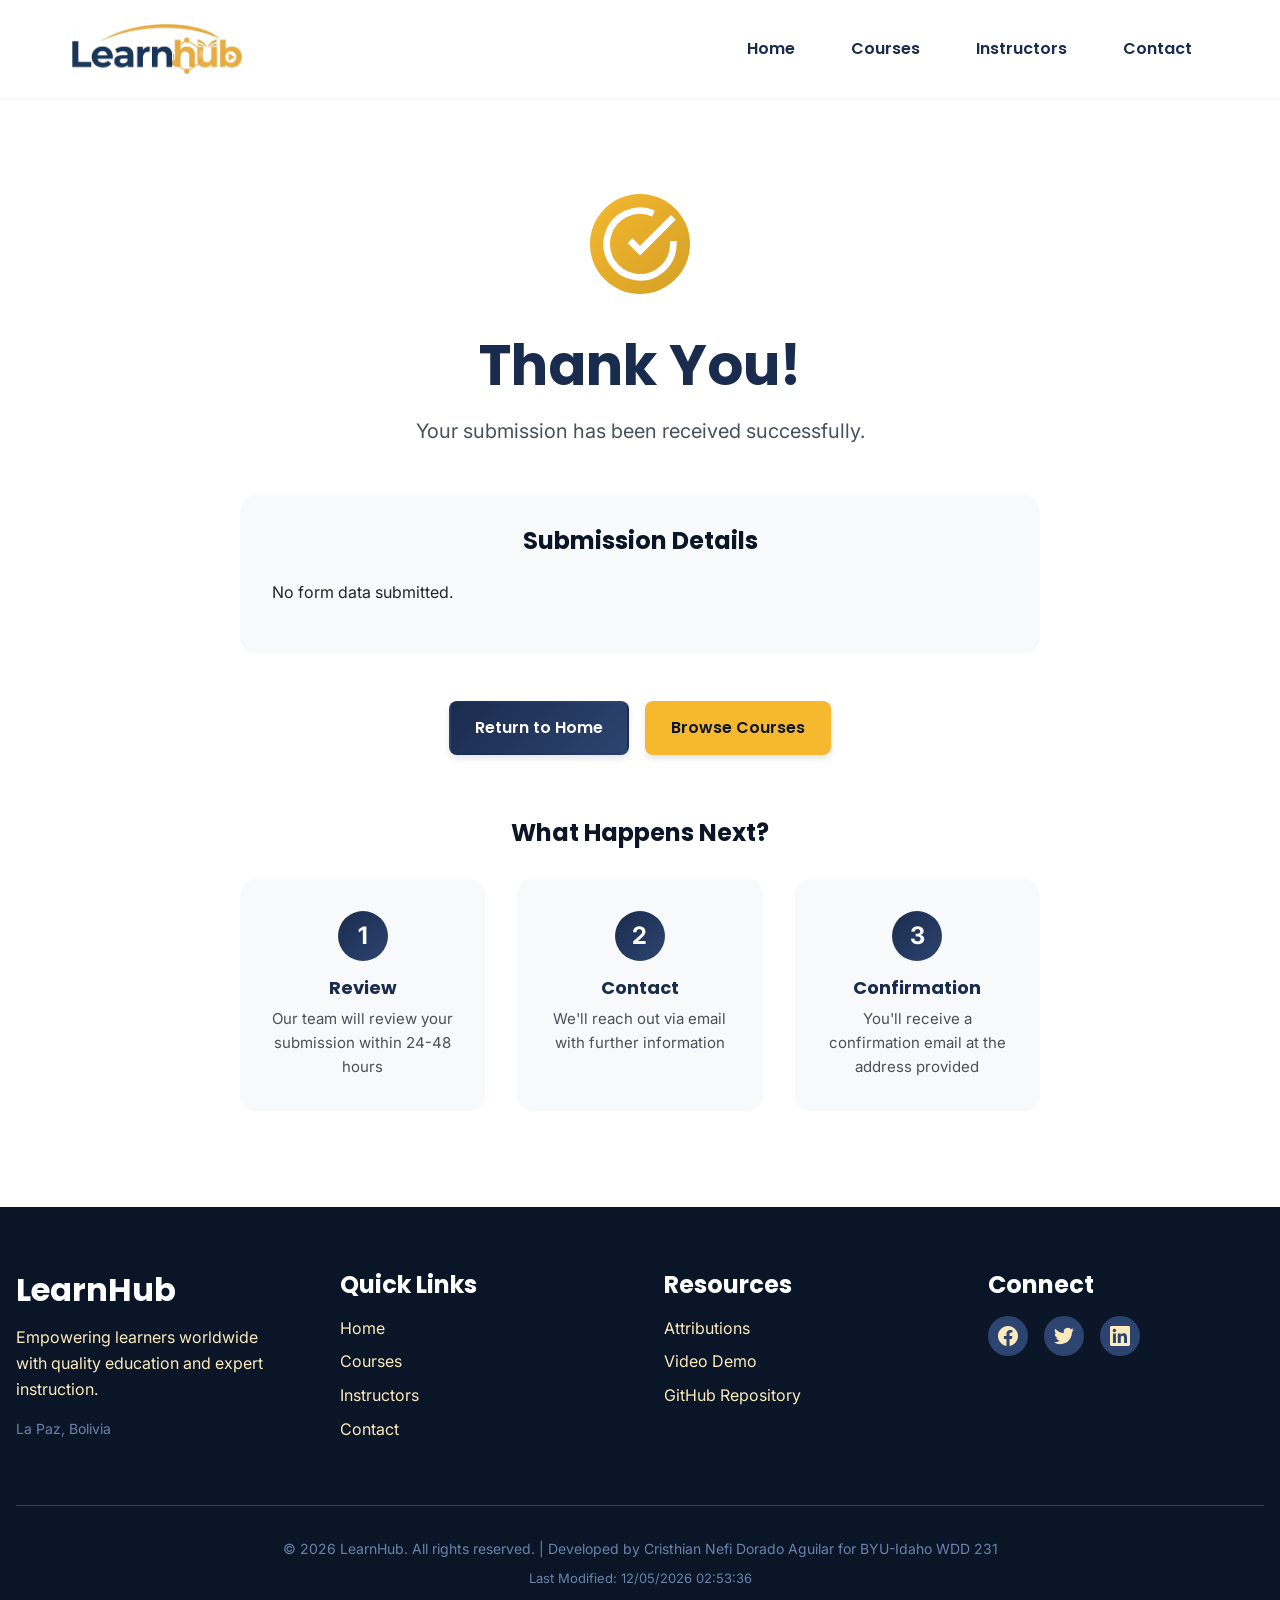
<file: final-project/form-confirmation.html>
<!DOCTYPE html>
<html lang="en">
<head>
    <meta charset="UTF-8">
    <meta name="viewport" content="width=device-width, initial-scale=1.0">
    <meta name="description" content="Form submission confirmation - LearnHub">
    <meta name="author" content="Cristhian Nefi Dorado Aguilar">
    
    <title>Form Confirmation - LearnHub</title>
    <link rel="icon" type="image/png" href="images/favicon.png">
    <!-- Google Fonts -->
<link rel="preconnect" href="https://fonts.googleapis.com">
<link rel="preconnect" href="https://fonts.gstatic.com" crossorigin>
<link href="https://fonts.googleapis.com/css2?family=Poppins:wght@400;600;700&family=Inter:wght@400;500;600&display=swap" rel="stylesheet">
    
    <!-- CSS Files -->
    <link rel="stylesheet" href="styles/normalize.css">
    <link rel="stylesheet" href="styles/small.css">
    <link rel="stylesheet" href="styles/larger.css">
</head>
<body>
    <header>
        <div class="header-container">
            <div class="logo">
                <img src="images/logo.webp" alt="LearnHub Logo" width="150" height="50">
            </div>
            <nav>
                <button id="menu-toggle" aria-label="Toggle navigation menu">
                    <span class="hamburger"></span>
                    <span class="hamburger"></span>
                    <span class="hamburger"></span>
                </button>
                <ul class="nav-links">
                    <li><a href="index.html">Home</a></li>
                    <li><a href="courses.html">Courses</a></li>
                    <li><a href="teachers.html">Instructors</a></li>
                    <li><a href="#contact">Contact</a></li>
                </ul>
            </nav>
        </div>
    </header>

    <main>
        <section class="confirmation-section">
            <div class="confirmation-container">
                <div class="success-icon">
                    <svg width="80" height="80" viewBox="0 0 24 24" fill="none" stroke="currentColor" stroke-width="2">
                        <path d="M22 11.08V12a10 10 0 1 1-5.93-9.14"></path>
                        <polyline points="22 4 12 14.01 9 11.01"></polyline>
                    </svg>
                </div>
                
                <h1>Thank You!</h1>
                <p class="confirmation-message">Your submission has been received successfully.</p>
                
                <div class="form-data-display">
                    <h2>Submission Details</h2>
                    <dl id="form-data-list">
                        <!-- Form data will be dynamically inserted here -->
                    </dl>
                </div>

                <div class="confirmation-actions">
                    <a href="index.html" class="btn btn-primary">Return to Home</a>
                    <a href="courses.html" class="btn btn-secondary">Browse Courses</a>
                </div>

                <div class="next-steps">
                    <h3>What Happens Next?</h3>
                    <div class="steps-grid">
                        <div class="step-item">
                            <div class="step-number">1</div>
                            <h4>Review</h4>
                            <p>Our team will review your submission within 24-48 hours</p>
                        </div>
                        <div class="step-item">
                            <div class="step-number">2</div>
                            <h4>Contact</h4>
                            <p>We'll reach out via email with further information</p>
                        </div>
                        <div class="step-item">
                            <div class="step-number">3</div>
                            <h4>Confirmation</h4>
                            <p>You'll receive a confirmation email at the address provided</p>
                        </div>
                    </div>
                </div>
            </div>
        </section>
    </main>

    <footer>
        <div class="footer-content">
            <div class="footer-section">
                <h3>LearnHub</h3>
                <p>Empowering learners worldwide with quality education and expert instruction.</p>
                <p class="location">La Paz, Bolivia</p>
            </div>
            <div class="footer-section">
                <h4>Quick Links</h4>
                <ul>
                    <li><a href="index.html">Home</a></li>
                    <li><a href="courses.html">Courses</a></li>
                    <li><a href="teachers.html">Instructors</a></li>
                    <li><a href="#contact">Contact</a></li>
                </ul>
            </div>
            <div class="footer-section">
                <h4>Resources</h4>
                <ul>
                    <li><a href="attributions.html">Attributions</a></li>
                    <li><a href="https://www.loom.com/share/235a265ff2df4330be821fe0efb049dd" id="demo-video-link">Video Demo</a></li>
                    <li><a href="https://github.com/cheze22/wdd231" target="_blank" rel="noopener">GitHub Repository</a></li>
                </ul>
            </div>
            <div class="footer-section">
                <h4>Connect</h4>
                <div class="social-links">
                    <a href="https://www.facebook.com/?locale=es_LA" aria-label="Facebook">
                        <svg width="24" height="24" viewBox="0 0 24 24" fill="currentColor">
                            <path d="M24 12.073c0-6.627-5.373-12-12-12s-12 5.373-12 12c0 5.99 4.388 10.954 10.125 11.854v-8.385H7.078v-3.47h3.047V9.43c0-3.007 1.792-4.669 4.533-4.669 1.312 0 2.686.235 2.686.235v2.953H15.83c-1.491 0-1.956.925-1.956 1.874v2.25h3.328l-.532 3.47h-2.796v8.385C19.612 23.027 24 18.062 24 12.073z"/>
                        </svg>
                    </a>
                    <a href="https://x.com/?lang=es" aria-label="X">
                        <svg width="24" height="24" viewBox="0 0 24 24" fill="currentColor">
                            <path d="M23.953 4.57a10 10 0 01-2.825.775 4.958 4.958 0 002.163-2.723c-.951.555-2.005.959-3.127 1.184a4.92 4.92 0 00-8.384 4.482C7.69 8.095 4.067 6.13 1.64 3.162a4.822 4.822 0 00-.666 2.475c0 1.71.87 3.213 2.188 4.096a4.904 4.904 0 01-2.228-.616v.06a4.923 4.923 0 003.946 4.827 4.996 4.996 0 01-2.212.085 4.936 4.936 0 004.604 3.417 9.867 9.867 0 01-6.102 2.105c-.39 0-.779-.023-1.17-.067a13.995 13.995 0 007.557 2.209c9.053 0 13.998-7.496 13.998-13.985 0-.21 0-.42-.015-.63A9.935 9.935 0 0024 4.59z"/>
                        </svg>
                    </a>
                    <a href="https://www.linkedin.com/in/cristhian-nefi-dorado-aguilar-780a8a248/" aria-label="LinkedIn">
                        <svg width="24" height="24" viewBox="0 0 24 24" fill="currentColor">
                            <path d="M20.447 20.452h-3.554v-5.569c0-1.328-.027-3.037-1.852-3.037-1.853 0-2.136 1.445-2.136 2.939v5.667H9.351V9h3.414v1.561h.046c.477-.9 1.637-1.85 3.37-1.85 3.601 0 4.267 2.37 4.267 5.455v6.286zM5.337 7.433c-1.144 0-2.063-.926-2.063-2.065 0-1.138.92-2.063 2.063-2.063 1.14 0 2.064.925 2.064 2.063 0 1.139-.925 2.065-2.064 2.065zm1.782 13.019H3.555V9h3.564v11.452zM22.225 0H1.771C.792 0 0 .774 0 1.729v20.542C0 23.227.792 24 1.771 24h20.451C23.2 24 24 23.227 24 22.271V1.729C24 .774 23.2 0 22.222 0h.003z"/>
                        </svg>
                    </a>
                </div>
            </div>
        </div>
        <div class="footer-bottom">
            <p>&copy; <span id="current-year"></span> LearnHub. All rights reserved. | Developed by Cristhian Nefi Dorado Aguilar for BYU-Idaho WDD 231</p>
            <p class="last-modified">Last Modified: <span id="last-modified"></span></p>
        </div>
    </footer>

    <!-- JavaScript -->
    <script src="scripts/form-confirmation.js" type="module"></script>
</body>
</html>
</file>
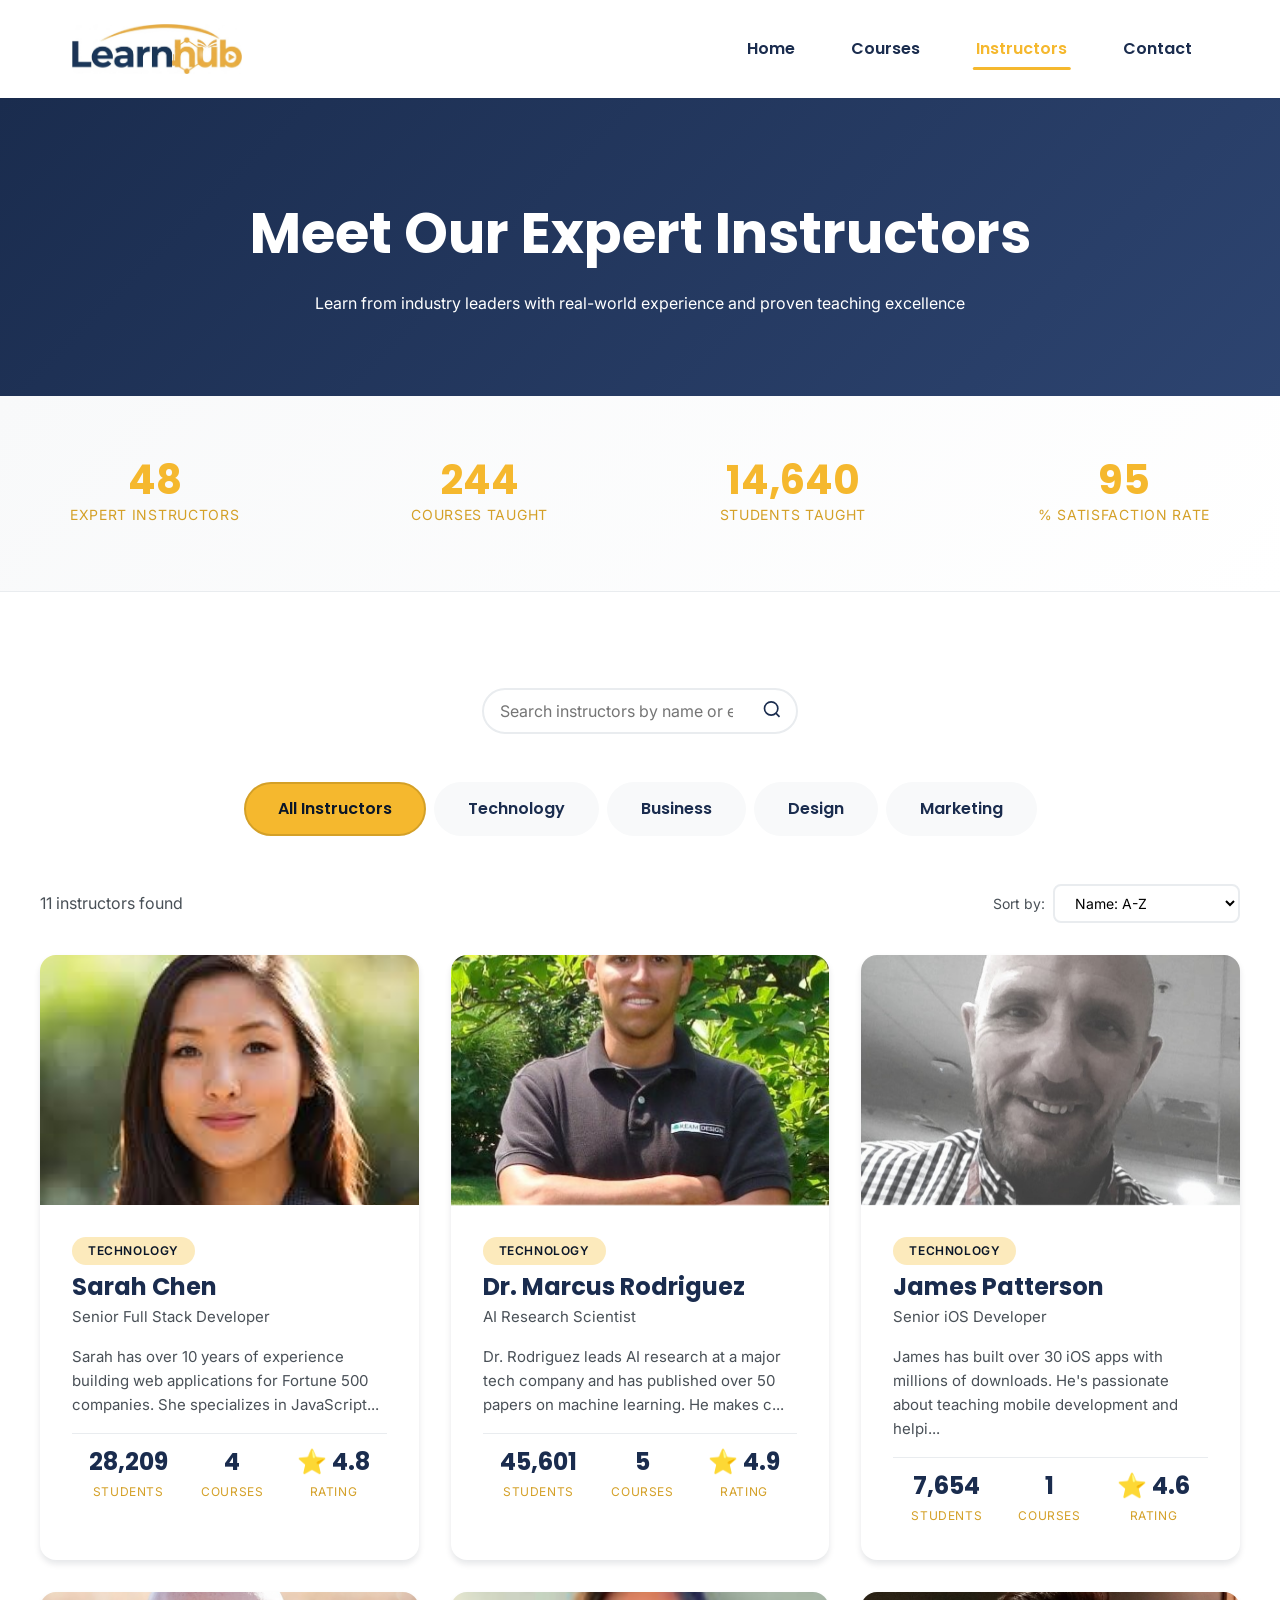
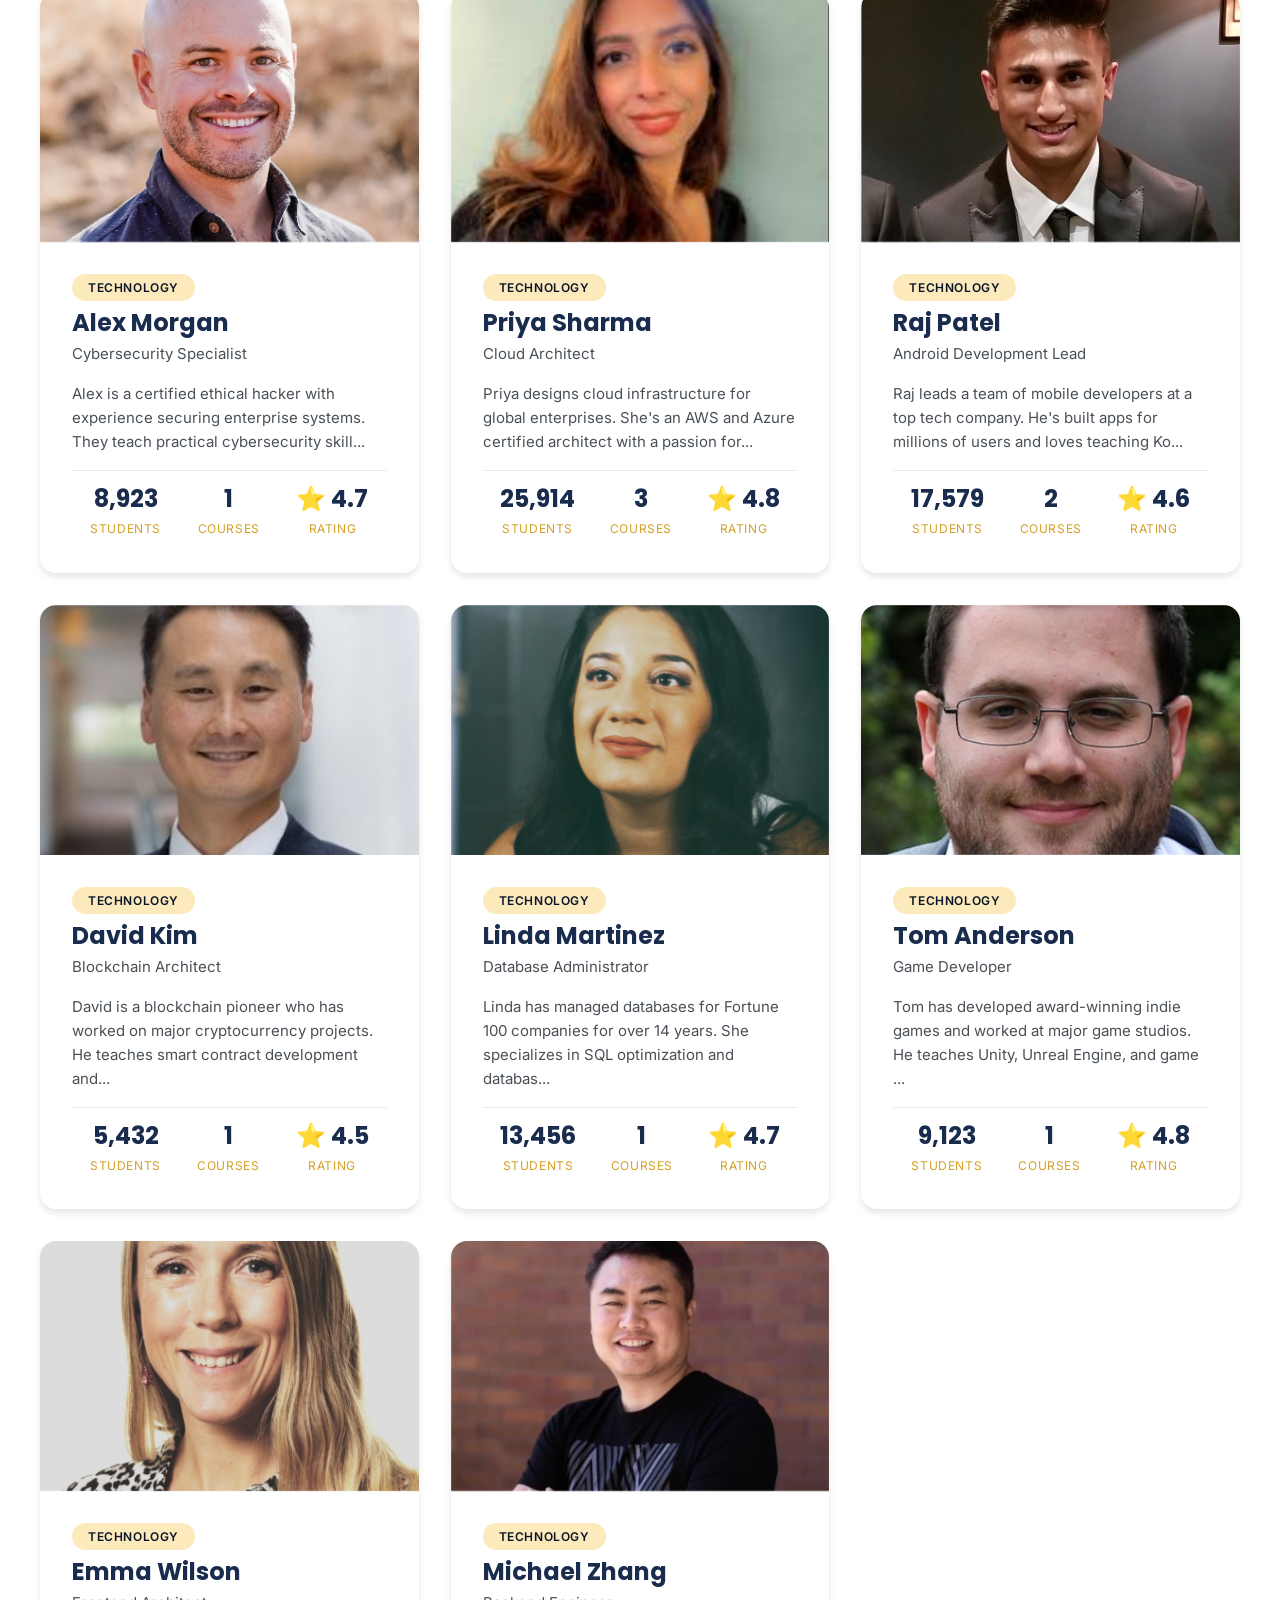
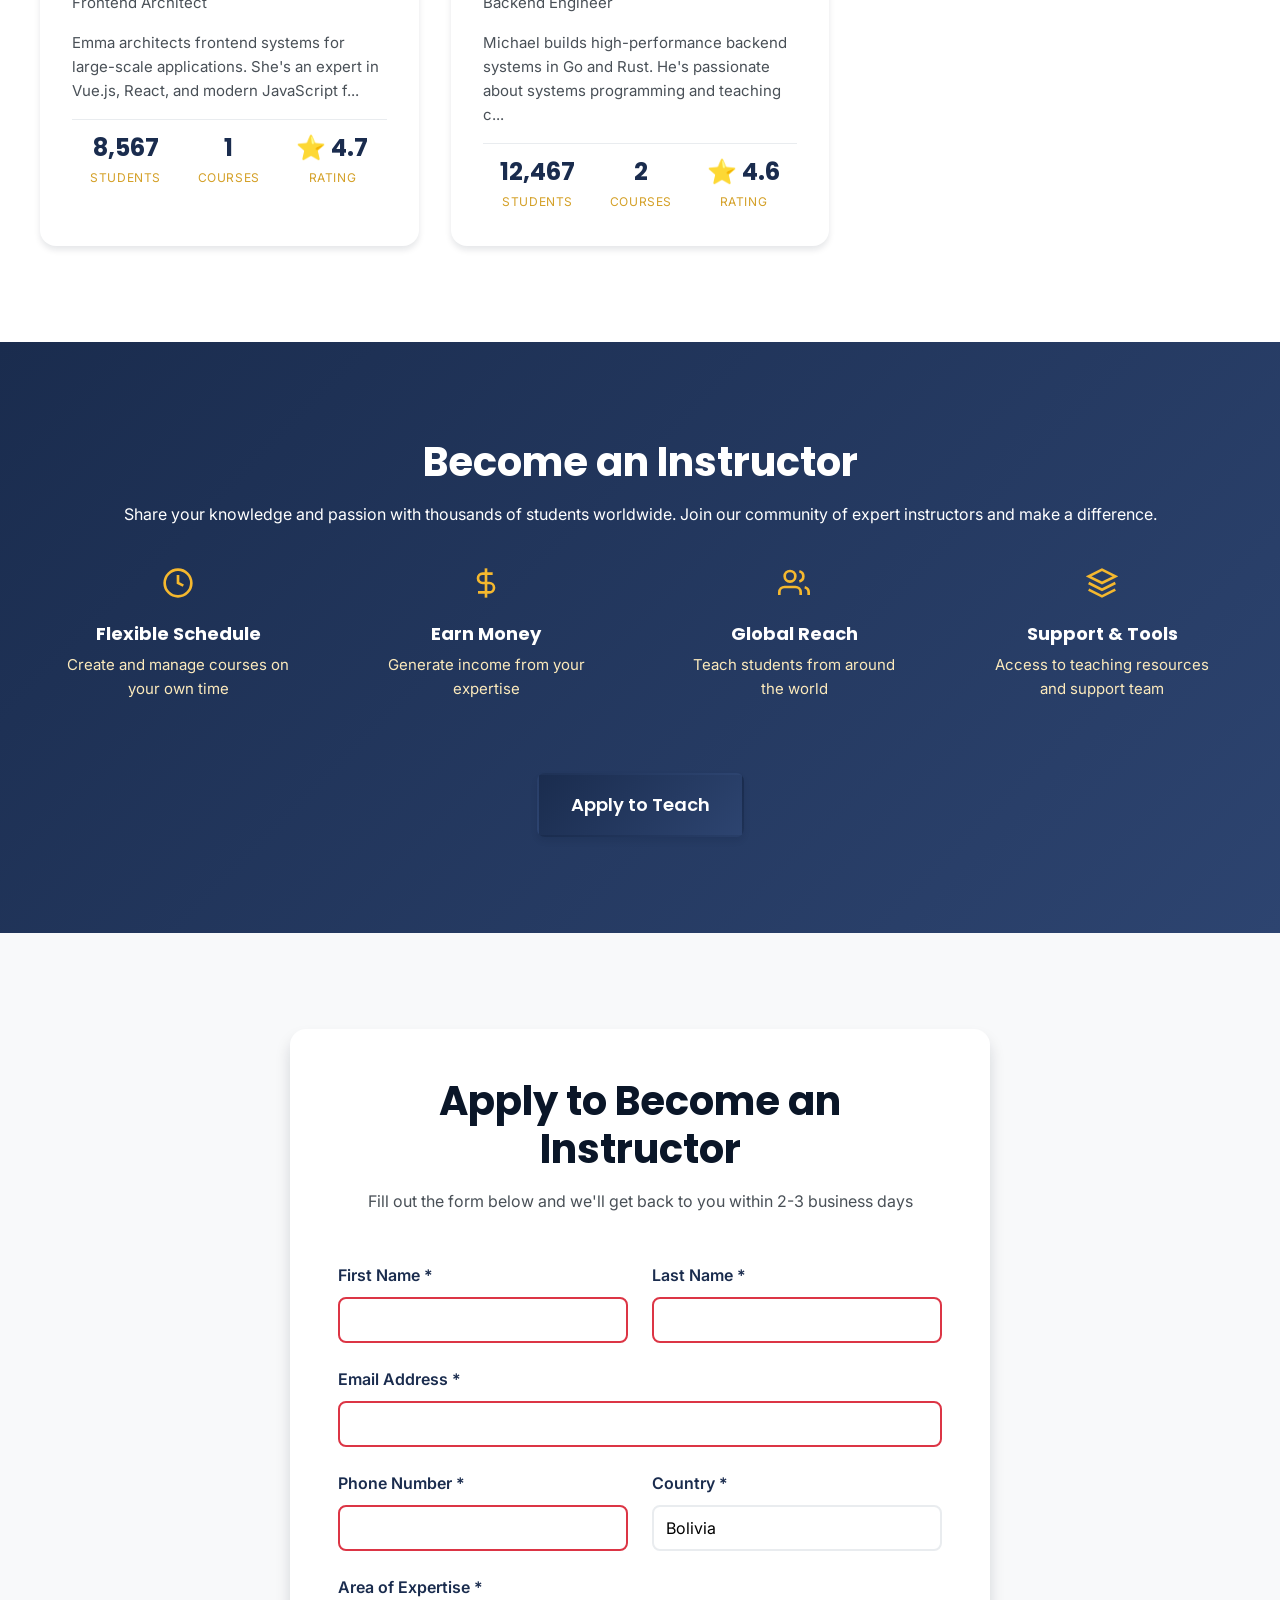
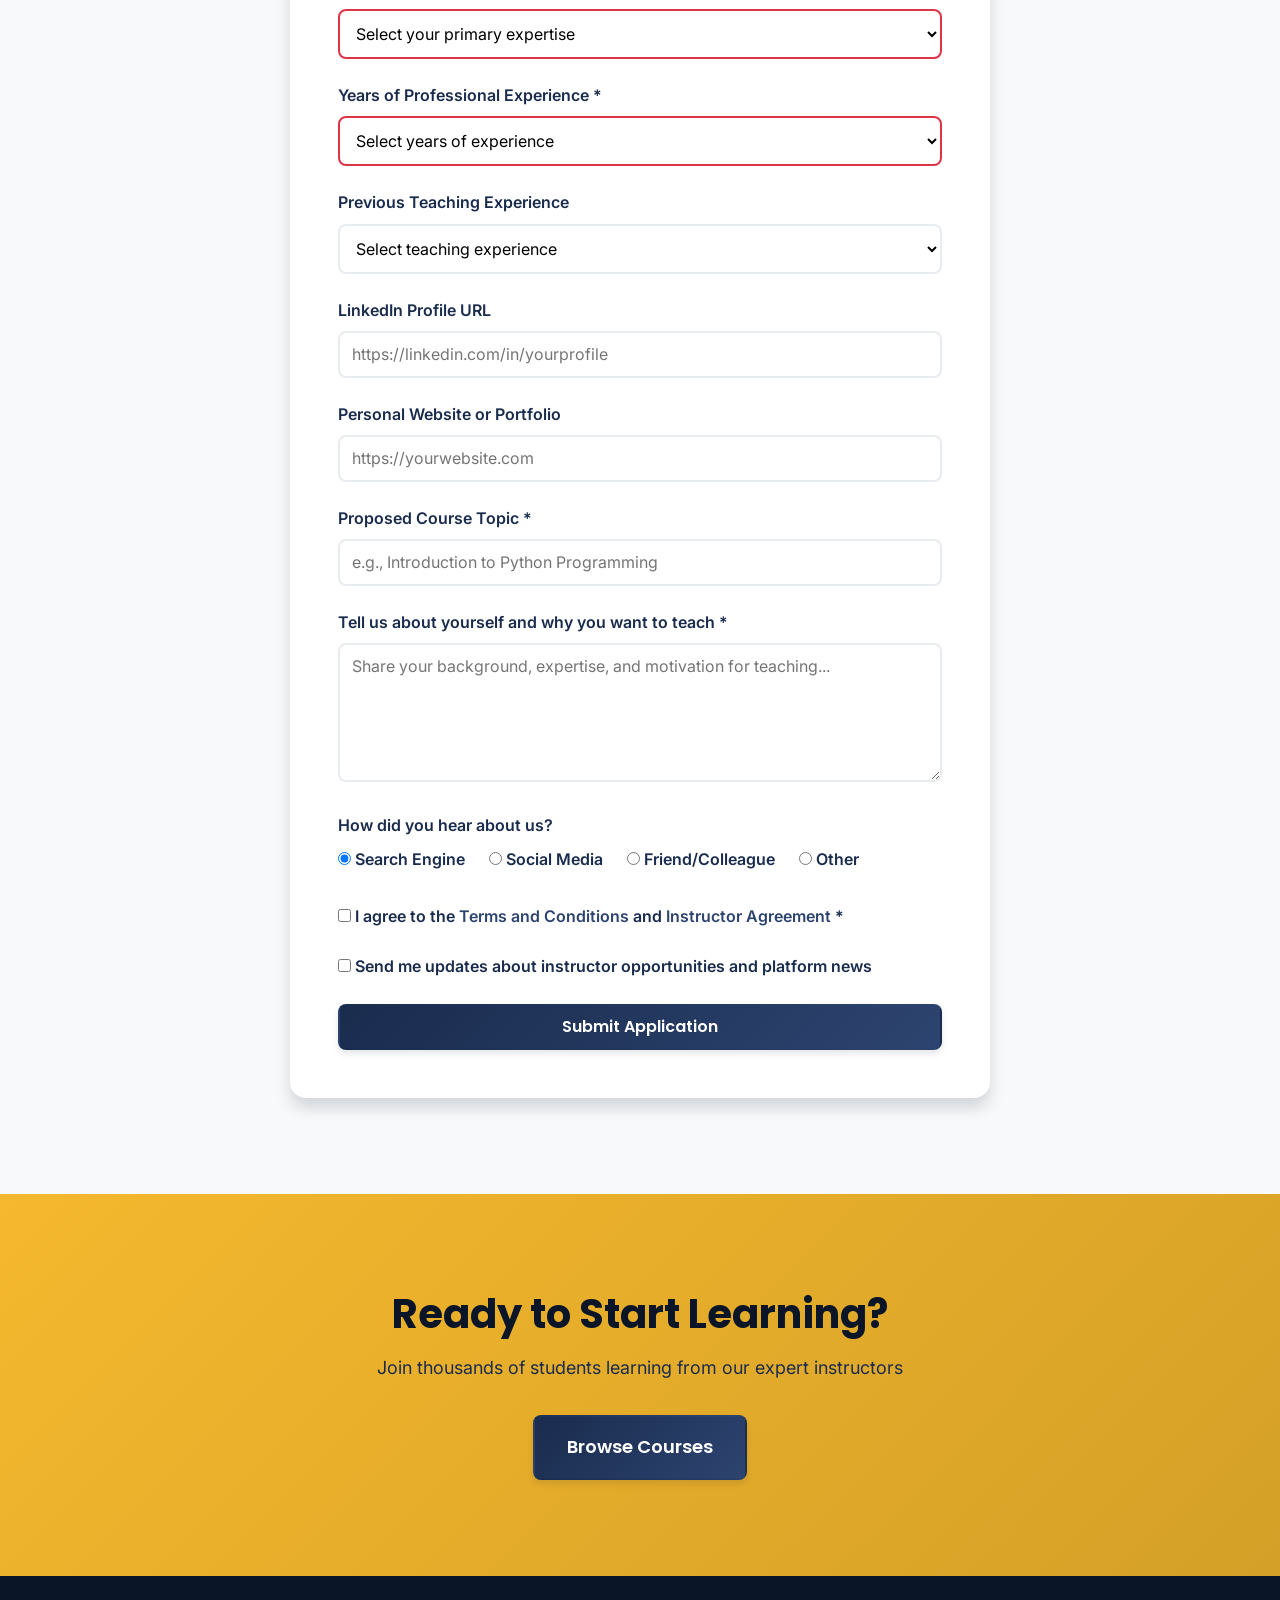
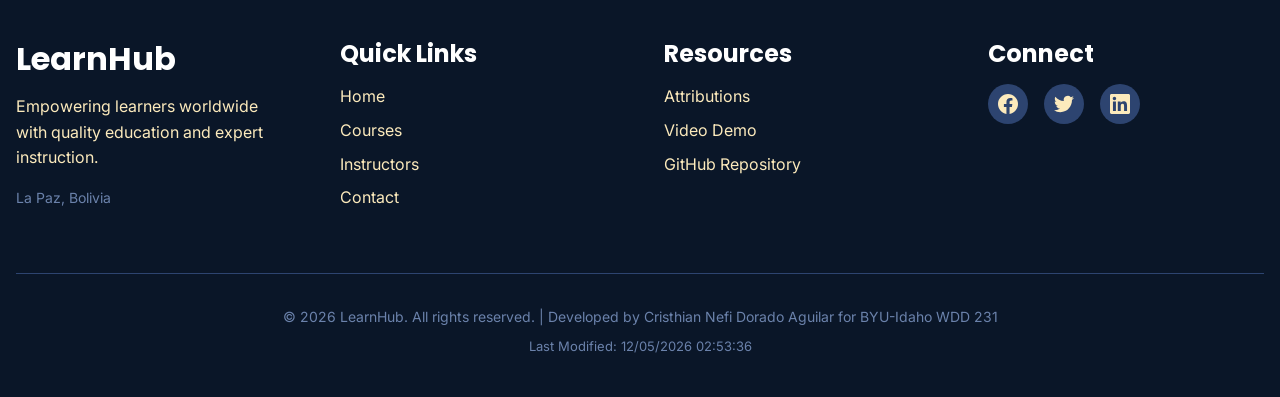
<file: final-project/teachers.html>
<!DOCTYPE html>
<html lang="en">
<head>
    <meta charset="UTF-8">
    <meta name="viewport" content="width=device-width, initial-scale=1.0">
    <meta name="description" content="Meet our expert instructors. Learn from industry professionals with years of experience in technology, business, design, and more.">
    <meta name="author" content="Cristhian Nefi Dorado Aguilar">
    
    <!-- Open Graph Meta Tags -->
    <meta property="og:title" content="Expert Instructors - LearnHub">
    <meta property="og:description" content="Meet our expert instructors. Learn from industry professionals with years of experience in technology, business, design, and more.">
    <meta property="og:type" content="website">
    <meta property="og:url" content="https://cheze22.github.io/wdd231/final-project/teachers.html">
    <meta property="og:image" content="https://cheze22.github.io/wdd231/final-project/images/og-image.jpg">
    
    <title>Expert Instructors - LearnHub</title>
    <link rel="icon" type="image/png" href="images/favicon.png">

    <!-- Google Fonts -->
<link rel="preconnect" href="https://fonts.googleapis.com">
<link rel="preconnect" href="https://fonts.gstatic.com" crossorigin>
<link href="https://fonts.googleapis.com/css2?family=Poppins:wght@400;600;700&family=Inter:wght@400;500;600&display=swap" rel="stylesheet">
    
    <!-- CSS Files -->
    <link rel="stylesheet" href="styles/normalize.css">
    <link rel="stylesheet" href="styles/small.css">
    <link rel="stylesheet" href="styles/larger.css">
</head>
<body>
    <header>
        <div class="header-container">
            <div class="logo">
                <img src="images/logo.webp" alt="LearnHub Logo" width="150" height="50">
            </div>
            <nav>
                <button id="menu-toggle" aria-label="Toggle navigation menu">
                    <span class="hamburger"></span>
                    <span class="hamburger"></span>
                    <span class="hamburger"></span>
                </button>
                <ul class="nav-links">
                    <li><a href="index.html">Home</a></li>
                    <li><a href="courses.html">Courses</a></li>
                    <li><a href="teachers.html" class="active" aria-current="page">Instructors</a></li>
                    <li><a href="#contact">Contact</a></li>
                </ul>
            </nav>
        </div>
    </header>

    <main>
        <section class="page-hero">
            <div class="hero-content">
                <h1>Meet Our Expert Instructors</h1>
                <p>Learn from industry leaders with real-world experience and proven teaching excellence</p>
            </div>
        </section>

        <section class="stats-banner">
            <div class="stat-item">
                <span class="stat-number" data-count="50">0</span>
                <span class="stat-label">Expert Instructors</span>
            </div>
            <div class="stat-item">
                <span class="stat-number" data-count="250">0</span>
                <span class="stat-label">Courses Taught</span>
            </div>
            <div class="stat-item">
                <span class="stat-number" data-count="15000">0</span>
                <span class="stat-label">Students Taught</span>
            </div>
            <div class="stat-item">
                <span class="stat-number" data-count="98">0</span>
                <span class="stat-label">% Satisfaction Rate</span>
            </div>
        </section>

        <section class="instructors-section">
            <div class="instructors-controls">
                <div class="search-bar">
                    <label for="instructor-search" class="visually-hidden">Search instructors</label>
                    <input 
                        type="search" 
                        id="instructor-search" 
                        placeholder="Search instructors by name or expertise..."
                        aria-label="Search instructors"
                    >
                    <button type="button" class="search-btn" aria-label="Search">
                        <svg width="20" height="20" viewBox="0 0 24 24" fill="none" stroke="currentColor" stroke-width="2">
                            <circle cx="11" cy="11" r="8"></circle>
                            <path d="m21 21-4.35-4.35"></path>
                        </svg>
                    </button>
                </div>

                <div class="filter-tabs">
                    <button class="filter-tab active" data-expertise="all">All Instructors</button>
                    <button class="filter-tab" data-expertise="technology">Technology</button>
                    <button class="filter-tab" data-expertise="business">Business</button>
                    <button class="filter-tab" data-expertise="design">Design</button>
                    <button class="filter-tab" data-expertise="marketing">Marketing</button>
                </div>
            </div>

            <div class="instructors-header">
                <p class="results-count"><span id="instructor-count">0</span> instructors found</p>
                <div class="sort-controls">
                    <label for="sort-select">Sort by:</label>
                    <select id="sort-select" name="sort">
                        <option value="name">Name: A-Z</option>
                        <option value="rating">Highest Rated</option>
                        <option value="students">Most Students</option>
                        <option value="courses">Most Courses</option>
                        <option value="experience">Years of Experience</option>
                    </select>
                </div>
            </div>

            <div id="instructors-grid" class="instructors-grid">
                <!-- Instructors will be dynamically loaded here via JavaScript -->
            </div>

            <div id="loading-indicator" class="loading" aria-live="polite" aria-busy="true">
                <div class="spinner"></div>
                <p>Loading instructors...</p>
            </div>

            <div id="no-results" class="no-results" style="display: none;">
                <svg width="64" height="64" viewBox="0 0 24 24" fill="none" stroke="currentColor" stroke-width="2">
                    <circle cx="11" cy="11" r="8"></circle>
                    <path d="m21 21-4.35-4.35"></path>
                </svg>
                <h3>No instructors found</h3>
                <p>Try adjusting your search or filter criteria</p>
                <button id="reset-filters" class="btn btn-primary">Show All Instructors</button>
            </div>
        </section>

        <section class="become-instructor">
            <div class="become-instructor-content">
                <h2>Become an Instructor</h2>
                <p>Share your knowledge and passion with thousands of students worldwide. Join our community of expert instructors and make a difference.</p>
                <div class="instructor-benefits">
                    <div class="benefit-item">
                        <svg width="32" height="32" viewBox="0 0 24 24" fill="none" stroke="currentColor" stroke-width="2">
                            <circle cx="12" cy="12" r="10"></circle>
                            <path d="M12 6v6l4 2"></path>
                        </svg>
                        <h3>Flexible Schedule</h3>
                        <p>Create and manage courses on your own time</p>
                    </div>
                    <div class="benefit-item">
                        <svg width="32" height="32" viewBox="0 0 24 24" fill="none" stroke="currentColor" stroke-width="2">
                            <line x1="12" y1="1" x2="12" y2="23"></line>
                            <path d="M17 5H9.5a3.5 3.5 0 0 0 0 7h5a3.5 3.5 0 0 1 0 7H6"></path>
                        </svg>
                        <h3>Earn Money</h3>
                        <p>Generate income from your expertise</p>
                    </div>
                    <div class="benefit-item">
                        <svg width="32" height="32" viewBox="0 0 24 24" fill="none" stroke="currentColor" stroke-width="2">
                            <path d="M17 21v-2a4 4 0 0 0-4-4H5a4 4 0 0 0-4 4v2"></path>
                            <circle cx="9" cy="7" r="4"></circle>
                            <path d="M23 21v-2a4 4 0 0 0-3-3.87"></path>
                            <path d="M16 3.13a4 4 0 0 1 0 7.75"></path>
                        </svg>
                        <h3>Global Reach</h3>
                        <p>Teach students from around the world</p>
                    </div>
                    <div class="benefit-item">
                        <svg width="32" height="32" viewBox="0 0 24 24" fill="none" stroke="currentColor" stroke-width="2">
                            <path d="M12 2L2 7l10 5 10-5-10-5z"></path>
                            <path d="M2 17l10 5 10-5"></path>
                            <path d="M2 12l10 5 10-5"></path>
                        </svg>
                        <h3>Support & Tools</h3>
                        <p>Access to teaching resources and support team</p>
                    </div>
                </div>
                <a href="#apply-form" class="btn btn-primary btn-large">Apply to Teach</a>
            </div>
        </section>

        <section id="apply-form" class="application-form-section">
            <div class="form-container">
                <h2>Apply to Become an Instructor</h2>
                <p>Fill out the form below and we'll get back to you within 2-3 business days</p>
                <form id="instructor-application-form" method="get" action="form-confirmation.html">
                    <div class="form-row">
                        <div class="form-group">
                            <label for="first-name">First Name *</label>
                            <input 
                                type="text" 
                                id="first-name" 
                                name="firstName" 
                                required 
                                pattern="[A-Za-z\s]{2,}"
                                title="Please enter at least 2 characters"
                            >
                        </div>
                        <div class="form-group">
                            <label for="last-name">Last Name *</label>
                            <input 
                                type="text" 
                                id="last-name" 
                                name="lastName" 
                                required 
                                pattern="[A-Za-z\s]{2,}"
                                title="Please enter at least 2 characters"
                            >
                        </div>
                    </div>

                    <div class="form-group">
                        <label for="email">Email Address *</label>
                        <input 
                            type="email" 
                            id="email" 
                            name="email" 
                            required 
                            pattern="[a-z0-9._%+-]+@[a-z0-9.-]+\.[a-z]{2,}$"
                        >
                    </div>

                    <div class="form-row">
                        <div class="form-group">
                            <label for="phone">Phone Number *</label>
                            <input 
                                type="tel" 
                                id="phone" 
                                name="phone" 
                                required
                                pattern="[0-9]{10,15}"
                                title="Please enter a valid phone number (10-15 digits)"
                            >
                        </div>
                        <div class="form-group">
                            <label for="country">Country *</label>
                            <input 
                                type="text" 
                                id="country" 
                                name="country" 
                                required
                                value="Bolivia"
                            >
                        </div>
                    </div>

                    <div class="form-group">
                        <label for="expertise">Area of Expertise *</label>
                        <select id="expertise" name="expertise" required>
                            <option value="">Select your primary expertise</option>
                            <option value="technology">Technology & Programming</option>
                            <option value="business">Business & Entrepreneurship</option>
                            <option value="design">Design & Creativity</option>
                            <option value="marketing">Marketing & Sales</option>
                            <option value="personal-development">Personal Development</option>
                            <option value="other">Other</option>
                        </select>
                    </div>

                    <div class="form-group">
                        <label for="experience">Years of Professional Experience *</label>
                        <select id="experience" name="experience" required>
                            <option value="">Select years of experience</option>
                            <option value="1-3">1-3 years</option>
                            <option value="3-5">3-5 years</option>
                            <option value="5-10">5-10 years</option>
                            <option value="10+">10+ years</option>
                        </select>
                    </div>

                    <div class="form-group">
                        <label for="teaching-experience">Previous Teaching Experience</label>
                        <select id="teaching-experience" name="teachingExperience">
                            <option value="">Select teaching experience</option>
                            <option value="none">No previous teaching experience</option>
                            <option value="informal">Informal teaching (mentoring, workshops)</option>
                            <option value="online">Online course instructor</option>
                            <option value="professional">Professional educator</option>
                        </select>
                    </div>

                    <div class="form-group">
                        <label for="linkedin">LinkedIn Profile URL</label>
                        <input 
                            type="url" 
                            id="linkedin" 
                            name="linkedin" 
                            placeholder="https://linkedin.com/in/yourprofile"
                        >
                    </div>

                    <div class="form-group">
                        <label for="website">Personal Website or Portfolio</label>
                        <input 
                            type="url" 
                            id="website" 
                            name="website" 
                            placeholder="https://yourwebsite.com"
                        >
                    </div>

                    <div class="form-group">
                        <label for="course-topic">Proposed Course Topic *</label>
                        <input 
                            type="text" 
                            id="course-topic" 
                            name="courseTopic" 
                            required
                            placeholder="e.g., Introduction to Python Programming"
                        >
                    </div>

                    <div class="form-group">
                        <label for="bio">Tell us about yourself and why you want to teach *</label>
                        <textarea 
                            id="bio" 
                            name="bio" 
                            rows="6" 
                            required 
                            minlength="50"
                            placeholder="Share your background, expertise, and motivation for teaching..."
                        ></textarea>
                    </div>

                    <div class="form-group">
                        <label>How did you hear about us?</label>
                        <div class="radio-group">
                            <label class="radio-option">
                                <input type="radio" name="referral" value="search" checked>
                                <span>Search Engine</span>
                            </label>
                            <label class="radio-option">
                                <input type="radio" name="referral" value="social">
                                <span>Social Media</span>
                            </label>
                            <label class="radio-option">
                                <input type="radio" name="referral" value="friend">
                                <span>Friend/Colleague</span>
                            </label>
                            <label class="radio-option">
                                <input type="radio" name="referral" value="other">
                                <span>Other</span>
                            </label>
                        </div>
                    </div>

                    <div class="form-group">
                        <label class="checkbox-option">
                            <input type="checkbox" name="terms" required>
                            <span>I agree to the <a href="#" target="_blank">Terms and Conditions</a> and <a href="#" target="_blank">Instructor Agreement</a> *</span>
                        </label>
                    </div>

                    <div class="form-group">
                        <label class="checkbox-option">
                            <input type="checkbox" name="updates" value="yes">
                            <span>Send me updates about instructor opportunities and platform news</span>
                        </label>
                    </div>

                    <input type="hidden" id="form-timestamp" name="timestamp" value="">

                    <button type="submit" class="btn btn-primary btn-full">Submit Application</button>
                </form>
            </div>
        </section>

        <section id="contact" class="cta-section">
            <div class="cta-content">
                <h2>Ready to Start Learning?</h2>
                <p>Join thousands of students learning from our expert instructors</p>
                <a href="courses.html" class="btn btn-primary btn-large">Browse Courses</a>
            </div>
        </section>
    </main>

    <footer>
        <div class="footer-content">
            <div class="footer-section">
                <h3>LearnHub</h3>
                <p>Empowering learners worldwide with quality education and expert instruction.</p>
                <p class="location">La Paz, Bolivia</p>
            </div>
            <div class="footer-section">
                <h4>Quick Links</h4>
                <ul>
                    <li><a href="index.html">Home</a></li>
                    <li><a href="courses.html">Courses</a></li>
                    <li><a href="teachers.html">Instructors</a></li>
                    <li><a href="#contact">Contact</a></li>
                </ul>
            </div>
            <div class="footer-section">
                <h4>Resources</h4>
                <ul>
                    <li><a href="attributions.html">Attributions</a></li>
                    <li><a href="https://www.loom.com/share/235a265ff2df4330be821fe0efb049dd" id="demo-video-link">Video Demo</a></li>
                    <li><a href="https://github.com/cheze22/wdd231" target="_blank" rel="noopener">GitHub Repository</a></li>
                </ul>
            </div>
            <div class="footer-section">
                <h4>Connect</h4>
                <div class="social-links">
                    <a href="https://www.facebook.com/?locale=es_LA" aria-label="Facebook">
                        <svg width="24" height="24" viewBox="0 0 24 24" fill="currentColor">
                            <path d="M24 12.073c0-6.627-5.373-12-12-12s-12 5.373-12 12c0 5.99 4.388 10.954 10.125 11.854v-8.385H7.078v-3.47h3.047V9.43c0-3.007 1.792-4.669 4.533-4.669 1.312 0 2.686.235 2.686.235v2.953H15.83c-1.491 0-1.956.925-1.956 1.874v2.25h3.328l-.532 3.47h-2.796v8.385C19.612 23.027 24 18.062 24 12.073z"/>
                        </svg>
                    </a>
                    <a href="https://x.com/?lang=es" aria-label="X">
                        <svg width="24" height="24" viewBox="0 0 24 24" fill="currentColor">
                            <path d="M23.953 4.57a10 10 0 01-2.825.775 4.958 4.958 0 002.163-2.723c-.951.555-2.005.959-3.127 1.184a4.92 4.92 0 00-8.384 4.482C7.69 8.095 4.067 6.13 1.64 3.162a4.822 4.822 0 00-.666 2.475c0 1.71.87 3.213 2.188 4.096a4.904 4.904 0 01-2.228-.616v.06a4.923 4.923 0 003.946 4.827 4.996 4.996 0 01-2.212.085 4.936 4.936 0 004.604 3.417 9.867 9.867 0 01-6.102 2.105c-.39 0-.779-.023-1.17-.067a13.995 13.995 0 007.557 2.209c9.053 0 13.998-7.496 13.998-13.985 0-.21 0-.42-.015-.63A9.935 9.935 0 0024 4.59z"/>
                        </svg>
                    </a>
                    <a href="https://www.linkedin.com/in/cristhian-nefi-dorado-aguilar-780a8a248/" aria-label="LinkedIn">
                        <svg width="24" height="24" viewBox="0 0 24 24" fill="currentColor">
                            <path d="M20.447 20.452h-3.554v-5.569c0-1.328-.027-3.037-1.852-3.037-1.853 0-2.136 1.445-2.136 2.939v5.667H9.351V9h3.414v1.561h.046c.477-.9 1.637-1.85 3.37-1.85 3.601 0 4.267 2.37 4.267 5.455v6.286zM5.337 7.433c-1.144 0-2.063-.926-2.063-2.065 0-1.138.92-2.063 2.063-2.063 1.14 0 2.064.925 2.064 2.063 0 1.139-.925 2.065-2.064 2.065zm1.782 13.019H3.555V9h3.564v11.452zM22.225 0H1.771C.792 0 0 .774 0 1.729v20.542C0 23.227.792 24 1.771 24h20.451C23.2 24 24 23.227 24 22.271V1.729C24 .774 23.2 0 22.222 0h.003z"/>
                        </svg>
                    </a>
                </div>
            </div>
        </div>
        <div class="footer-bottom">
            <p>&copy; <span id="current-year"></span> LearnHub. All rights reserved. | Developed by Cristhian Nefi Dorado Aguilar for BYU-Idaho WDD 231</p>
            <p class="last-modified">Last Modified: <span id="last-modified"></span></p>
        </div>
    </footer>

    <!-- Modal for instructor details -->
    <div id="instructor-modal" class="modal" role="dialog" aria-labelledby="modal-title" aria-hidden="true">
        <div class="modal-content">
            <button class="modal-close" aria-label="Close modal">&times;</button>
            <div id="modal-body">
                <!-- Content will be dynamically inserted -->
            </div>
        </div>
    </div>

    <!-- JavaScript Modules -->
    <script src="scripts/teachers.js" type="module"></script>
</body>
</html>
</file>
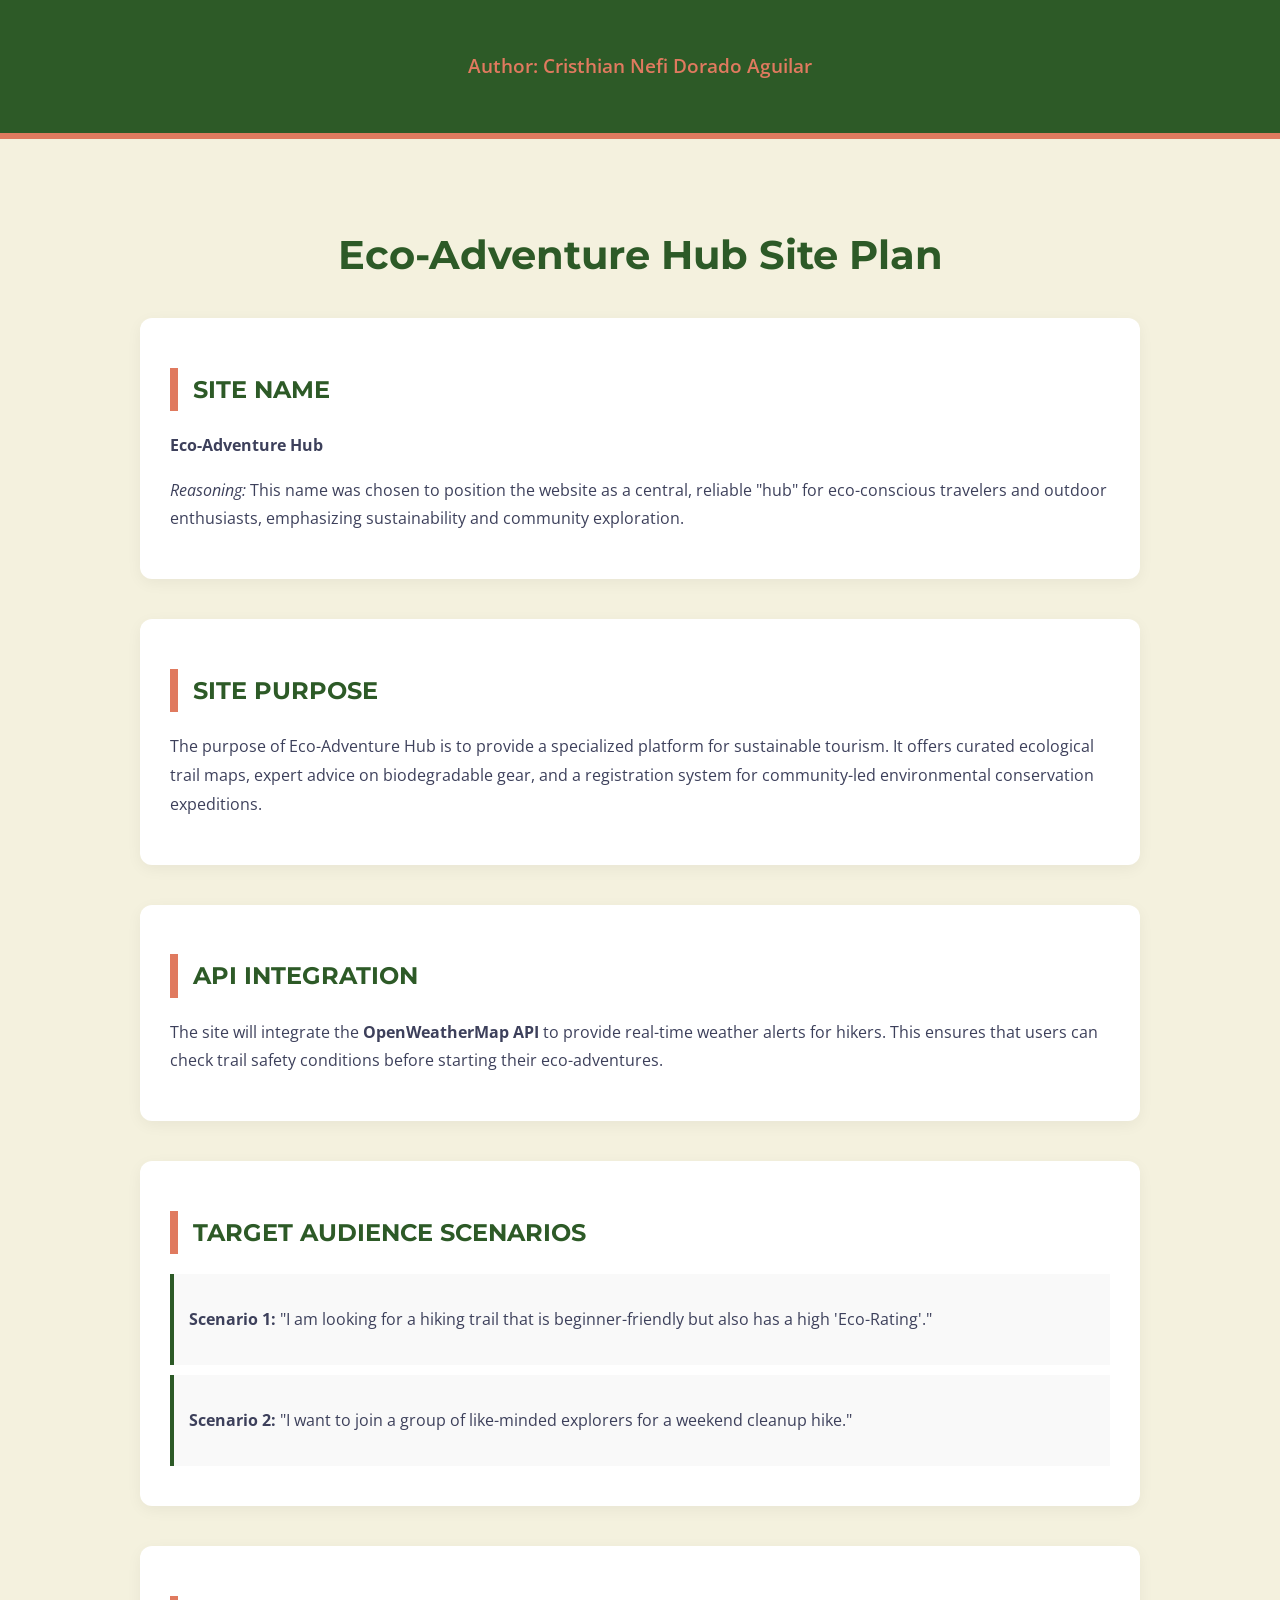
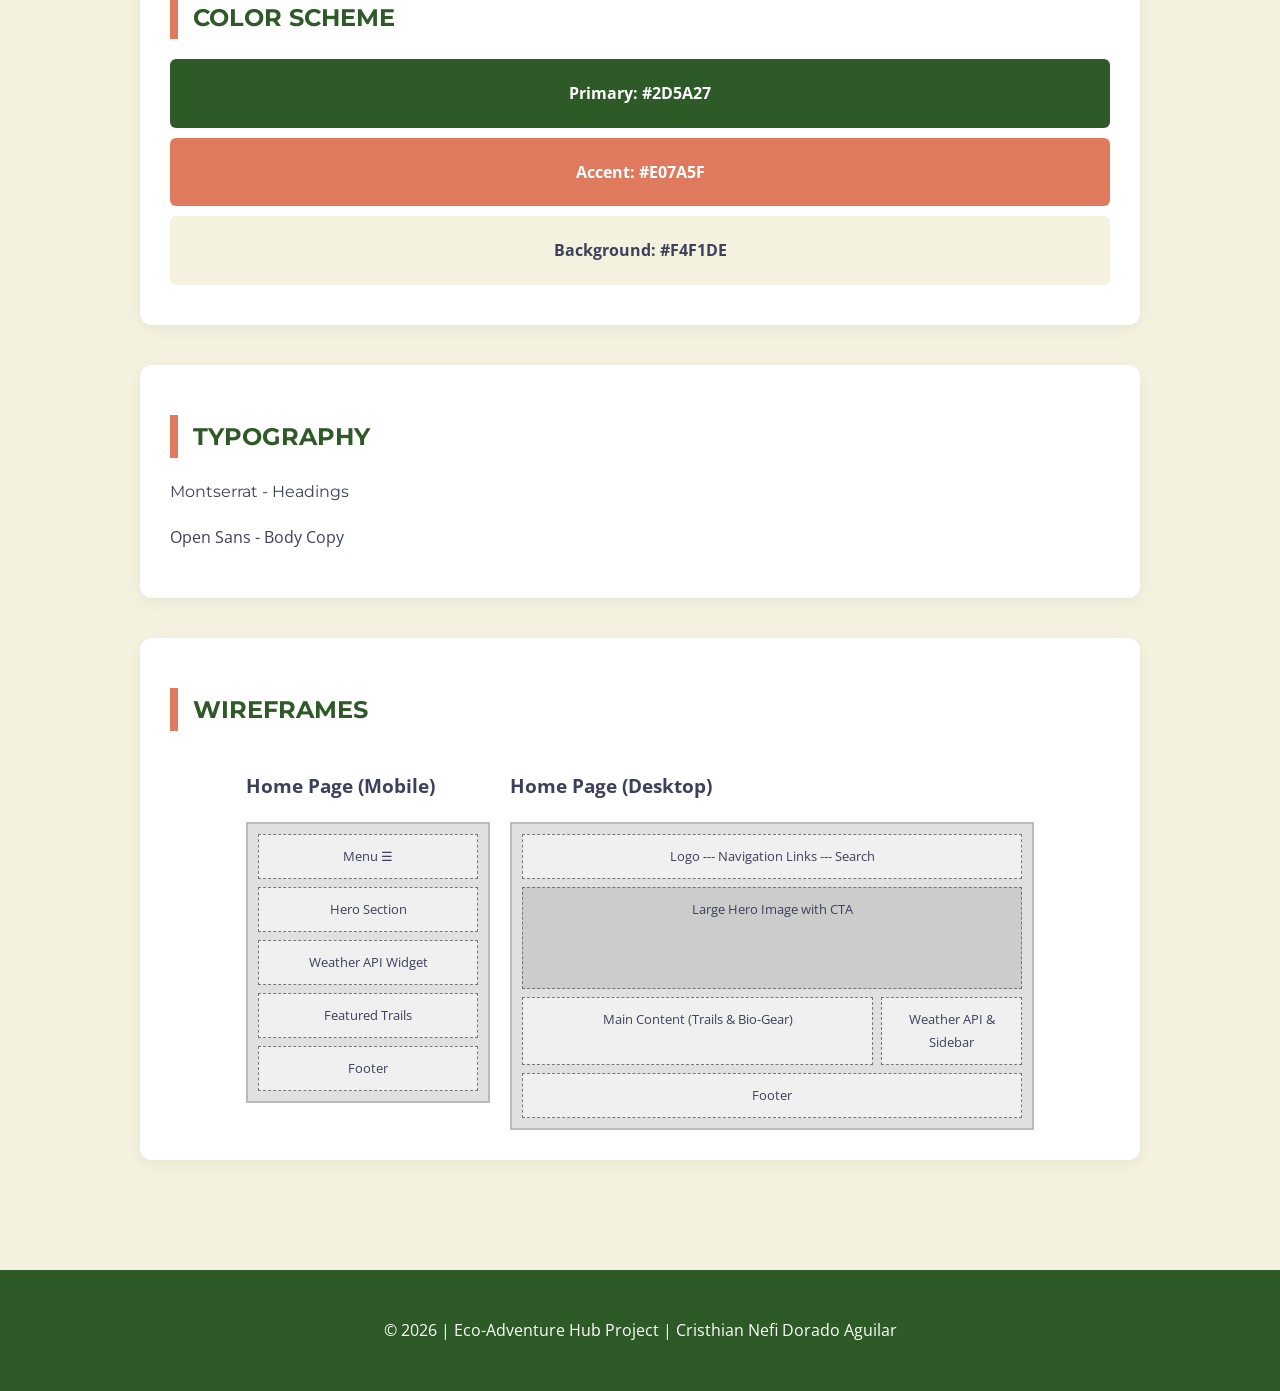
<file: project/site-plan.html>
<!DOCTYPE html>
<html lang="en">
<head>
    <meta charset="UTF-8">
    <meta name="viewport" content="width=device-width, initial-scale=1.0">
    <title>Site Plan | Eco-Adventure Hub - Cristhian Nefi Dorado Aguilar</title>
    <link rel="preconnect" href="https://fonts.googleapis.com">
    <link rel="preconnect" href="https://fonts.gstatic.com" crossorigin>
    <link href="https://fonts.googleapis.com/css2?family=Montserrat:wght@700&family=Open+Sans:wght@400;600&display=swap" rel="stylesheet">
    <link rel="stylesheet" href="styles/site-plan.css">
</head>
<body>
    <header>
        <p class="author">Author: Cristhian Nefi Dorado Aguilar</p>
    </header>

    <main>
        <h1>Eco-Adventure Hub Site Plan</h1>

        <section id="site-name">
            <h2>Site Name</h2>
            <p><strong>Eco-Adventure Hub</strong></p>
            <p><em>Reasoning:</em> This name was chosen to position the website as a central, reliable "hub" for eco-conscious travelers and outdoor enthusiasts, emphasizing sustainability and community exploration.</p>
        </section>

        <section id="site-purpose">
            <h2>Site Purpose</h2>
            <p>The purpose of Eco-Adventure Hub is to provide a specialized platform for sustainable tourism. It offers curated ecological trail maps, expert advice on biodegradable gear, and a registration system for community-led environmental conservation expeditions.</p>
        </section>

        <section id="api-usage">
            <h2>API Integration</h2>
            <p>The site will integrate the <strong>OpenWeatherMap API</strong> to provide real-time weather alerts for hikers. This ensures that users can check trail safety conditions before starting their eco-adventures.</p>
        </section>

        <section id="scenarios">
            <h2>Target Audience Scenarios</h2>
            <div class="scenario-card">
                <p><strong>Scenario 1:</strong> "I am looking for a hiking trail that is beginner-friendly but also has a high 'Eco-Rating'."</p>
            </div>
            <div class="scenario-card">
                <p><strong>Scenario 2:</strong> "I want to join a group of like-minded explorers for a weekend cleanup hike."</p>
            </div>
        </section>

        <section id="color-scheme">
            <h2>Color Scheme</h2>
            <div class="color-swatch-container">
                <div class="swatch" style="background-color: #2D5A27;">Primary: #2D5A27</div>
                <div class="swatch" style="background-color: #E07A5F;">Accent: #E07A5F</div>
                <div class="swatch" style="background-color: #F4F1DE; color: #3d405b;">Background: #F4F1DE</div>
            </div>
        </section>

        <section id="typography">
            <h2>Typography</h2>
            <p style="font-family: 'Montserrat', sans-serif;">Montserrat - Headings</p>
            <p style="font-family: 'Open Sans', sans-serif;">Open Sans - Body Copy</p>
        </section>

        <section id="wireframes">
            <h2>Wireframes</h2>
            <div class="wf-container">
                <div class="wf-box">
                    <h3>Home Page (Mobile)</h3>
                    <div class="wireframe mobile">
                        <div class="wf-part">Menu ☰</div>
                        <div class="wf-part hero">Hero Section</div>
                        <div class="wf-part">Weather API Widget</div>
                        <div class="wf-part">Featured Trails</div>
                        <div class="wf-part footer">Footer</div>
                    </div>
                </div>
                <div class="wf-box">
                    <h3>Home Page (Desktop)</h3>
                    <div class="wireframe desktop">
                        <div class="wf-part">Logo --- Navigation Links --- Search</div>
                        <div class="wf-part hero-large">Large Hero Image with CTA</div>
                        <div class="wf-row">
                            <div class="wf-part">Main Content (Trails & Bio-Gear)</div>
                            <div class="wf-part">Weather API & Sidebar</div>
                        </div>
                        <div class="wf-part footer">Footer</div>
                    </div>
                </div>
            </div>
        </section>
    </main>

    <footer>
        <p>&copy; 2026 | Eco-Adventure Hub Project | Cristhian Nefi Dorado Aguilar</p>
    </footer>
</body>
</html>
</file>
<file: styles/small.css>
/* Variables CSS */
:root {
    --primary-color: #2c3e50;
    --secondary-color: #3498db;
    --accent-color: #e74c3c;
    --text-color: #333;
    --light-bg: #ecf0f1;
    --white: #fff;
    --border-color: #ddd;
    --shadow: 0 2px 5px rgba(0,0,0,0.1);
    --transition: all 0.3s ease;
}

/* Reset y estilos base */
* {
    box-sizing: border-box;
}

body {
    font-family: 'Roboto', Arial, sans-serif;
    font-size: 16px;
    line-height: 1.6;
    color: var(--text-color);
    background-color: var(--light-bg);
    margin: 0;
    padding: 0;
}

/* Header */
header {
    background-color: var(--primary-color);
    color: var(--white);
    padding: 1rem;
    display: flex;
    justify-content: space-between;
    align-items: center;
    box-shadow: var(--shadow);
}

.header-content {
    display: flex;
    align-items: center;
    gap: 1rem;
}

.logo {
    width: 50px;
    height: 50px;
}

.student-name {
    font-size: 1.1rem;
    font-weight: 500;
}

/* Hamburger Menu */
.hamburger {
    background: none;
    border: none;
    cursor: pointer;
    padding: 0.5rem;
    display: flex;
    flex-direction: column;
    gap: 5px;
    z-index: 1001;
}

.hamburger span {
    display: block;
    width: 30px;
    height: 3px;
    background-color: var(--white);
    transition: var(--transition);
}

.hamburger.active span:nth-child(1) {
    transform: rotate(45deg) translate(8px, 8px);
}

.hamburger.active span:nth-child(2) {
    opacity: 0;
}

.hamburger.active span:nth-child(3) {
    transform: rotate(-45deg) translate(7px, -7px);
}

/* Navigation */
nav {
    background-color: var(--secondary-color);
    display: none;
    width: 100%;
}

nav.active {
    display: block;
}

nav ul {
    list-style: none;
    margin: 0;
    padding: 0;
}

nav li {
    border-bottom: 1px solid rgba(255,255,255,0.1);
}

nav li:last-child {
    border-bottom: none;
}

nav a {
    display: block;
    padding: 1rem 1.5rem;
    color: var(--white);
    text-decoration: none;
    transition: var(--transition);
}

nav a:hover,
nav a.active {
    background-color: rgba(0,0,0,0.2);
}

/* Main Content */
main {
    max-width: 100%;
    padding: 1rem;
}

h1 {
    color: var(--primary-color);
    font-size: 2rem;
    margin-bottom: 1.5rem;
    border-bottom: 3px solid var(--secondary-color);
    padding-bottom: 0.5rem;
}

h2 {
    color: var(--primary-color);
    font-size: 1.5rem;
    margin-top: 2rem;
    margin-bottom: 1rem;
}

h3 {
    color: var(--secondary-color);
    font-size: 1.2rem;
    margin-bottom: 0.5rem;
}

/* Profile Section */
.profile-section {
    background: var(--white);
    padding: 1.5rem;
    margin-bottom: 2rem;
    border-radius: 8px;
    box-shadow: var(--shadow);
}

.profile-content {
    display: flex;
    flex-direction: column;
    gap: 1rem;
}

.profile-content img {
    width: 100%;
    max-width: 300px;
    height: auto;
    border-radius: 8px;
    box-shadow: var(--shadow);
    align-self: center;
}

.profile-text p {
    margin-bottom: 1rem;
    text-align: justify;
}

/* Certificate Section */
.certificate-section {
    background: var(--white);
    padding: 1.5rem;
    margin-bottom: 2rem;
    border-radius: 8px;
    box-shadow: var(--shadow);
}

/* Filter Buttons */
.filter-buttons {
    display: flex;
    flex-wrap: wrap;
    gap: 0.5rem;
    margin-bottom: 1.5rem;
}

.filter-btn {
    padding: 0.6rem 1.2rem;
    background-color: var(--light-bg);
    color: var(--text-color);
    border: 2px solid var(--border-color);
    border-radius: 5px;
    cursor: pointer;
    font-size: 0.9rem;
    transition: var(--transition);
}

.filter-btn:hover {
    background-color: var(--secondary-color);
    color: var(--white);
    border-color: var(--secondary-color);
}

.filter-btn.active {
    background-color: var(--primary-color);
    color: var(--white);
    border-color: var(--primary-color);
}

/* Course Cards */
.course-cards {
    display: grid;
    grid-template-columns: 1fr;
    gap: 1rem;
    margin-bottom: 1.5rem;
}

.course-card {
    background: var(--white);
    border: 2px solid var(--border-color);
    border-radius: 8px;
    padding: 1.2rem;
    transition: var(--transition);
    cursor: pointer;
}

.course-card:hover {
    transform: translateY(-3px);
    box-shadow: 0 4px 12px rgba(0,0,0,0.15);
    border-color: var(--secondary-color);
}

.course-card.completed {
    background-color: #d4edda;
    border-color: #28a745;
}

.course-header {
    display: flex;
    justify-content: space-between;
    align-items: center;
    margin-bottom: 0.5rem;
}

.course-header h3 {
    margin: 0;
    color: var(--primary-color);
    font-size: 1.3rem;
}

.completed-badge {
    background-color: #28a745;
    color: var(--white);
    padding: 0.3rem 0.8rem;
    border-radius: 20px;
    font-size: 0.8rem;
    font-weight: bold;
}

.course-card h4 {
    color: var(--secondary-color);
    margin: 0.5rem 0;
    font-size: 1rem;
}

.course-description {
    font-size: 0.9rem;
    color: #666;
    margin: 0.8rem 0;
    line-height: 1.5;
}

.course-info {
    margin: 1rem 0;
    font-size: 0.9rem;
}

.course-info p {
    margin: 0.3rem 0;
}

.course-tech {
    margin: 1rem 0;
    display: flex;
    flex-wrap: wrap;
    gap: 0.5rem;
    align-items: center;
}

.tech-badge {
    background-color: var(--secondary-color);
    color: var(--white);
    padding: 0.3rem 0.8rem;
    border-radius: 15px;
    font-size: 0.8rem;
    font-weight: 500;
}

/* Credits Total */
.credits-total {
    font-size: 1.1rem;
    font-weight: bold;
    color: var(--primary-color);
    text-align: center;
    margin-top: 1.5rem;
    padding: 1rem;
    background-color: var(--light-bg);
    border-radius: 5px;
}

/* Projects Section */
.projects-section {
    background: var(--white);
    padding: 1.5rem;
    margin-bottom: 2rem;
    border-radius: 8px;
    box-shadow: var(--shadow);
}

.projects-grid {
    display: grid;
    grid-template-columns: 1fr;
    gap: 1.5rem;
    margin-top: 1.5rem;
}

.project-card {
    background: var(--light-bg);
    padding: 1.5rem;
    border-radius: 8px;
    border-left: 4px solid var(--secondary-color);
    transition: var(--transition);
}

.project-card:hover {
    transform: translateX(5px);
    box-shadow: var(--shadow);
}

.project-card h3 {
    margin-top: 0;
    color: var(--primary-color);
}

.project-link {
    display: inline-block;
    margin-top: 1rem;
    color: var(--secondary-color);
    font-weight: 500;
    text-decoration: none;
    transition: var(--transition);
}

.project-link:hover {
    color: var(--accent-color);
    transform: translateX(5px);
}

/* Buttons */
.btn {
    display: inline-block;
    padding: 0.8rem 1.5rem;
    background-color: var(--secondary-color);
    color: var(--white);
    border: none;
    border-radius: 5px;
    cursor: pointer;
    font-size: 1rem;
    transition: var(--transition);
    text-align: center;
    text-decoration: none;
}

.btn:hover {
    background-color: var(--primary-color);
    transform: translateY(-2px);
    box-shadow: 0 4px 8px rgba(0,0,0,0.2);
}

.btn-toggle {
    width: 100%;
    margin-top: 1rem;
}

/* Footer */
footer {
    background-color: var(--primary-color);
    color: var(--white);
    padding: 2rem 1rem;
    margin-top: 3rem;
}

.footer-content {
    text-align: center;
}

.social-links {
    display: flex;
    justify-content: center;
    gap: 1.5rem;
    margin-bottom: 1rem;
}

.social-links a {
    color: var(--white);
    transition: var(--transition);
}

.social-links a:hover {
    color: var(--secondary-color);
    transform: scale(1.2);
}

.copyright {
    margin: 1rem 0;
    font-size: 0.9rem;
}

.last-modified {
    font-size: 0.85rem;
    opacity: 0.8;
    margin-top: 0.5rem;
}

/* Stats Grid */
.stats-grid {
    display: grid;
    grid-template-columns: repeat(2, 1fr);
    gap: 1rem;
    margin: 1.5rem 0;
}

.stat-item {
    background: var(--light-bg);
    padding: 1.5rem;
    border-radius: 8px;
    text-align: center;
    box-shadow: var(--shadow);
}

.stat-item h3 {
    color: var(--secondary-color);
    font-size: 2rem;
    margin: 0;
}

.stat-item p {
    color: var(--text-color);
    margin: 0.5rem 0 0 0;
    font-size: 0.9rem;
}

/* Utility Classes */
.hidden {
    display: none;
}

.text-center {
    text-align: center;
}

.no-courses {
    text-align: center;
    padding: 2rem;
    color: #999;
    font-style: italic;
}

/* ============================================
   JOIN PAGE STYLES
   ============================================ */

/* Join Container - Layout */
.join-container {
    display: grid;
    grid-template-columns: 1fr;
    gap: 2rem;
    margin-top: 2rem;
}

/* Form Section */
.form-section {
    background: var(--white);
    padding: 1.5rem;
    border-radius: 8px;
    box-shadow: var(--shadow);
}

.form-section h2 {
    margin-top: 0;
    color: var(--primary-color);
    border-bottom: 2px solid var(--secondary-color);
    padding-bottom: 0.5rem;
}

/* Form Styles */
form {
    display: flex;
    flex-direction: column;
    gap: 1.5rem;
}

form label {
    display: flex;
    flex-direction: column;
    gap: 0.5rem;
    font-weight: 500;
    color: var(--text-color);
}

form input[type="text"],
form input[type="email"],
form input[type="tel"],
form textarea {
    padding: 0.8rem;
    border: 2px solid var(--border-color);
    border-radius: 5px;
    font-size: 1rem;
    transition: var(--transition);
    font-family: inherit;
}

form input:focus,
form textarea:focus {
    outline: none;
    border-color: var(--secondary-color);
    box-shadow: 0 0 0 3px rgba(52, 152, 219, 0.1);
}

form input::placeholder,
form textarea::placeholder {
    color: #999;
}

form textarea {
    resize: vertical;
    min-height: 100px;
}

/* Fieldset for Radio Buttons */
fieldset {
    border: 2px solid var(--border-color);
    border-radius: 5px;
    padding: 1.5rem;
    margin: 0;
}

fieldset legend {
    font-weight: 600;
    color: var(--primary-color);
    padding: 0 0.5rem;
    font-size: 1.1rem;
}

fieldset label {
    flex-direction: row;
    align-items: center;
    gap: 0.5rem;
    font-weight: normal;
    cursor: pointer;
    padding: 0.5rem;
    transition: var(--transition);
}

fieldset label:hover {
    background-color: var(--light-bg);
    border-radius: 5px;
}

fieldset input[type="radio"] {
    width: 18px;
    height: 18px;
    cursor: pointer;
}

/* Submit Button */
form button[type="submit"] {
    margin-top: 1rem;
}

/* Membership Cards Section */
.membership-cards {
    display: grid;
    grid-template-columns: 1fr;
    gap: 1rem;
}

.membership-cards h2 {
    grid-column: 1;
    color: var(--primary-color);
    margin-bottom: 1rem;
}

/* Individual Membership Card */
.membership-card {
    background: var(--white);
    padding: 1.5rem;
    border-radius: 8px;
    box-shadow: var(--shadow);
    text-align: center;
    border: 2px solid var(--border-color);
    transition: var(--transition);
    
    /* Animation on page load */
    animation: slideIn 0.6s ease-out backwards;
}

.membership-card:nth-child(2) {
    animation-delay: 0.1s;
}

.membership-card:nth-child(3) {
    animation-delay: 0.2s;
}

.membership-card:nth-child(4) {
    animation-delay: 0.3s;
}

.membership-card:nth-child(5) {
    animation-delay: 0.4s;
}

/* Animation Keyframes */
@keyframes slideIn {
    from {
        opacity: 0;
        transform: translateY(20px);
    }
    to {
        opacity: 1;
        transform: translateY(0);
    }
}

.membership-card:hover {
    transform: translateY(-5px);
    box-shadow: 0 6px 20px rgba(0,0,0,0.15);
    border-color: var(--secondary-color);
}

.membership-card h3 {
    color: var(--primary-color);
    font-size: 1.3rem;
    margin-top: 0;
    margin-bottom: 1rem;
}

.membership-card .price {
    color: var(--secondary-color);
    font-size: 1.6rem;
    font-weight: bold;
    margin: 1rem 0;
}

.membership-card p {
    color: #666;
    margin-bottom: 1.5rem;
}

.btn-info {
    background-color: var(--secondary-color);
    color: var(--white);
    border: none;
    padding: 0.8rem 1.5rem;
    border-radius: 5px;
    cursor: pointer;
    font-size: 1rem;
    transition: var(--transition);
}

.btn-info:hover {
    background-color: var(--primary-color);
    transform: translateY(-2px);
    box-shadow: 0 4px 8px rgba(0,0,0,0.2);
}

/* Modal Styles */
.modal {
    border: none;
    border-radius: 10px;
    padding: 2rem;
    max-width: 90%;
    width: 500px;
    box-shadow: 0 10px 40px rgba(0,0,0,0.3);
    position: relative;
}

.modal::backdrop {
    background-color: rgba(0, 0, 0, 0.7);
}

.close-modal {
    position: absolute;
    top: 1rem;
    right: 1rem;
    background: var(--accent-color);
    color: var(--white);
    border: none;
    width: 35px;
    height: 35px;
    border-radius: 50%;
    font-size: 1.5rem;
    cursor: pointer;
    display: flex;
    align-items: center;
    justify-content: center;
    transition: var(--transition);
}

.close-modal:hover {
    background-color: #c0392b;
    transform: rotate(90deg);
}

.modal h2 {
    color: var(--primary-color);
    margin-top: 0;
    margin-bottom: 1.5rem;
}

.modal ul {
    list-style: none;
    padding: 0;
    margin: 1.5rem 0;
}

.modal ul li {
    padding: 0.5rem 0;
    padding-left: 1.5rem;
    position: relative;
    color: var(--text-color);
}

.modal ul li::before {
    content: "✓";
    position: absolute;
    left: 0;
    color: var(--secondary-color);
    font-weight: bold;
    font-size: 1.2rem;
}

.modal-price {
    font-size: 1.3rem;
    font-weight: bold;
    color: var(--secondary-color);
    text-align: center;
    margin-top: 1.5rem;
    padding-top: 1rem;
    border-top: 2px solid var(--border-color);
}

/* ============================================
   THANK YOU PAGE STYLES
   ============================================ */

.thankyou-container {
    max-width: 100%;
}

.confirmation-section {
    background: var(--white);
    padding: 1.5rem;
    border-radius: 8px;
    box-shadow: var(--shadow);
    margin-top: 2rem;
}

.confirmation-section h2 {
    color: var(--primary-color);
    margin-top: 0;
}

.confirmation-section > p {
    font-size: 1rem;
    color: #666;
    line-height: 1.8;
}

/* Application Details */
.application-details {
    background: var(--light-bg);
    padding: 1.5rem;
    border-radius: 8px;
    margin: 2rem 0;
    border-left: 4px solid var(--secondary-color);
}

.application-details h3 {
    margin-top: 0;
    color: var(--primary-color);
}

.detail-item {
    display: flex;
    flex-direction: column;
    gap: 0.3rem;
    padding: 0.8rem 0;
    border-bottom: 1px solid var(--border-color);
}

.detail-item:last-child {
    border-bottom: none;
}

.detail-item strong {
    color: var(--primary-color);
    font-size: 0.9rem;
}

.detail-item span {
    color: var(--text-color);
    font-size: 1.05rem;
}

/* Next Steps */
.next-steps {
    margin: 2rem 0;
}

.next-steps h3 {
    color: var(--primary-color);
}

.next-steps ul {
    list-style: none;
    padding: 0;
}

.next-steps ul li {
    padding: 0.8rem 0;
    padding-left: 2rem;
    position: relative;
    color: var(--text-color);
}

.next-steps ul li::before {
    content: "→";
    position: absolute;
    left: 0;
    color: var(--secondary-color);
    font-weight: bold;
    font-size: 1.2rem;
}

/* Action Buttons */
.action-buttons {
    display: flex;
    flex-direction: column;
    gap: 1rem;
    margin-top: 2rem;
}

.action-buttons .btn {
    width: 100%;
    text-align: center;
}
</file>
<file: styles/larger.css>
/* Tablets: 768px en adelante */
@media (min-width: 768px) {
    
    /* Header */
    header {
        padding: 1.5rem 2rem;
    }
    
    .logo {
        width: 60px;
        height: 60px;
    }
    
    .student-name {
        font-size: 1.3rem;
    }
    
    /* Hide hamburger on larger screens */
    .hamburger {
        display: none;
    }
    
    /* Navigation - Horizontal */
    nav {
        display: block !important;
        background-color: var(--secondary-color);
        position: static;
    }
    
    nav ul {
        display: flex;
        justify-content: center;
        align-items: center;
    }
    
    nav li {
        border-bottom: none;
        border-right: 1px solid rgba(255,255,255,0.1);
    }
    
    nav li:last-child {
        border-right: none;
    }
    
    nav a {
        padding: 1rem 2rem;
    }
    
    /* Main Content */
    main {
        max-width: 1200px;
        margin: 0 auto;
        padding: 2rem;
    }
    
    h1 {
        font-size: 2.5rem;
    }
    
    h2 {
        font-size: 2rem;
    }
    
    /* Profile Section */
    .profile-content {
        flex-direction: row;
        align-items: flex-start;
        gap: 2rem;
    }
    
    .profile-content img {
        max-width: 250px;
        flex-shrink: 0;
    }
    
    /* Course Cards - 2 columns */
    .course-cards {
        grid-template-columns: repeat(2, 1fr);
        gap: 1.5rem;
    }
    
    /* Projects Grid - 2 columns */
    .projects-grid {
        grid-template-columns: repeat(2, 1fr);
        gap: 2rem;
    }
    
    /* Stats Grid */
    .stats-grid {
        grid-template-columns: repeat(4, 1fr);
        gap: 1.5rem;
    }
    
    /* Footer */
    footer {
        padding: 2.5rem 2rem;
    }
}

/* Desktop: 1024px en adelante */
@media (min-width: 1024px) {
    
    /* Header */
    header {
        padding: 2rem 3rem;
    }
    
    .logo {
        width: 70px;
        height: 70px;
    }
    
    .student-name {
        font-size: 1.5rem;
    }
    
    /* Navigation */
    nav a {
        padding: 1.2rem 2.5rem;
        font-size: 1.05rem;
    }
    
    nav a:hover {
        background-color: rgba(0,0,0,0.3);
    }
    
    /* Main Content */
    main {
        padding: 3rem;
    }
    
    h1 {
        font-size: 3rem;
    }
    
    h2 {
        font-size: 2.2rem;
    }
    
    /* Profile Section */
    .profile-section {
        padding: 2.5rem;
    }
    
    .profile-content img {
        max-width: 300px;
    }
    
    .profile-text p {
        font-size: 1.05rem;
    }
    
    /* Certificate Section */
    .certificate-section {
        padding: 2.5rem;
    }
    
    /* Filter Buttons */
    .filter-buttons {
        justify-content: center;
        gap: 1rem;
    }
    
    .filter-btn {
        padding: 0.8rem 1.5rem;
        font-size: 1rem;
    }
    
    /* Course Cards - 3 columns */
    .course-cards {
        grid-template-columns: repeat(3, 1fr);
        gap: 2rem;
    }
    
    .course-card {
        padding: 1.5rem;
    }
    
    .course-header h3 {
        font-size: 1.4rem;
    }
    
    .course-card h4 {
        font-size: 1.1rem;
    }
    
    .course-description {
        font-size: 1rem;
    }
    
    /* Projects Section */
    .projects-section {
        padding: 2.5rem;
    }
    
    .project-card {
        padding: 2rem;
    }
    
    .project-card h3 {
        font-size: 1.5rem;
    }
    
    /* Credits Total */
    .credits-total {
        font-size: 1.3rem;
        padding: 1.5rem;
    }
    
    /* Stats Grid */
    .stat-item {
        padding: 2rem;
    }
    
    .stat-item h3 {
        font-size: 2.5rem;
    }
    
    .stat-item p {
        font-size: 1rem;
    }
    
    /* Footer */
    footer {
        padding: 3rem;
    }
    
    .social-links {
        gap: 2rem;
    }
    
    .social-links svg {
        width: 28px;
        height: 28px;
    }
}

/* Large Desktop: 1400px en adelante */
@media (min-width: 1400px) {
    
    main {
        max-width: 1400px;
    }
    
    h1 {
        font-size: 3.5rem;
    }
    
    /* Course Cards - 4 columns on very large screens */
    .course-cards {
        grid-template-columns: repeat(4, 1fr);
    }
}

/* Hover effects for larger screens only */
@media (hover: hover) {
    .course-card:hover {
        transform: translateY(-5px);
    }
    
    .project-card:hover {
        transform: translateX(8px);
    }
    
    .filter-btn:hover {
        transform: translateY(-2px);
        box-shadow: 0 4px 8px rgba(0,0,0,0.15);
    }
}

/* Print Styles */
@media print {
    
    * {
        background: white !important;
        color: black !important;
        box-shadow: none !important;
        text-shadow: none !important;
    }
    
    header,
    nav,
    footer,
    .hamburger,
    .filter-buttons,
    .social-links,
    .btn {
        display: none !important;
    }
    
    main {
        max-width: 100%;
        padding: 0;
    }
    
    .course-card,
    .project-card,
    .profile-section,
    .certificate-section,
    .projects-section {
        page-break-inside: avoid;
        border: 1px solid #ddd;
        margin-bottom: 1rem;
    }
    
    h1, h2, h3 {
        page-break-after: avoid;
    }
    
    a {
        text-decoration: underline;
    }
    
    a[href]:after {
        content: " (" attr(href) ")";
    }
}

/* ============================================
   JOIN PAGE - TABLET & DESKTOP
   ============================================ */

@media (min-width: 768px) {
    
    /* Join Container - Side by side layout */
    .join-container {
        grid-template-columns: 2fr 1fr;
        gap: 2rem;
    }
    
    .form-section {
        padding: 2rem;
    }
    
    /* Membership Cards - Stacked vertically on right side */
    .membership-cards {
        grid-template-columns: 1fr;
    }
    
    /* Detail Items - Better spacing */
    .detail-item {
        display: grid;
        grid-template-columns: 150px 1fr;
        gap: 1rem;
        flex-direction: row;
    }
    
    .detail-item strong {
        font-size: 1rem;
    }
    
    /* Action Buttons */
    .action-buttons {
        flex-direction: row;
        justify-content: center;
    }
    
    .action-buttons .btn {
        flex: 1;
        max-width: 250px;
    }
    
    .thankyou-container {
        max-width: 800px;
        margin: 0 auto;
    }
}

@media (min-width: 1024px) {
    
    .form-section {
        padding: 2.5rem;
    }
    
    .confirmation-section {
        padding: 2.5rem;
    }
    
    form input[type="text"],
    form input[type="email"],
    form input[type="tel"],
    form textarea {
        font-size: 1.05rem;
        padding: 1rem;
    }
    
    .membership-card h3 {
        font-size: 1.5rem;
    }
    
    .membership-card .price {
        font-size: 1.8rem;
    }
    
    /* Modal larger on desktop */
    .modal {
        max-width: 600px;
        padding: 2.5rem;
    }
    
    .modal-price {
        font-size: 1.5rem;
    }
    
    /* Detail Items */
    .detail-item {
        grid-template-columns: 180px 1fr;
    }
}
</file>
<file: final-project/styles/small.css>
/* ===================================
   CSS Variables & Root Styles
   =================================== */
:root {
  /* Brand Colors - Navy Blue & Mustard Yellow */
  --navy-dark: #0a1628;
  --navy-primary: #1a2c4e;
  --navy-medium: #2d4470;
  --navy-light: #4a6391;
  --navy-lighter: #6b82ab;
  
  --mustard-dark: #d4a027;
  --mustard-primary: #f5b82e;
  --mustard-light: #f7c855;
  --mustard-lighter: #fad684;
  --mustard-pale: #fceabc;
  
  /* Accent Colors */
  --accent-orange: #ff8c42;
  --accent-teal: #2ec4b6;
  --accent-coral: #ff6b6b;
  
  /* Neutrals */
  --white: #ffffff;
  --off-white: #f8f9fa;
  --light-gray: #e9ecef;
  --gray: #adb5bd;
  --dark-gray: #495057;
  --near-black: #212529;
  
  /* Semantic Colors */
  --success: #28a745;
  --warning: #ffc107;
  --error: #dc3545;
  --info: #17a2b8;
  
  /* Typography */
  --font-display: 'Poppins', 'Segoe UI', system-ui, sans-serif;
  --font-body: 'Inter', -apple-system, BlinkMacSystemFont, sans-serif;
  --font-mono: 'Fira Code', 'Courier New', monospace;
  
  /* Spacing */
  --space-xs: 0.25rem;
  --space-sm: 0.5rem;
  --space-md: 1rem;
  --space-lg: 1.5rem;
  --space-xl: 2rem;
  --space-2xl: 3rem;
  --space-3xl: 4rem;
  --space-4xl: 6rem;
  
  /* Borders */
  --border-radius-sm: 0.25rem;
  --border-radius-md: 0.5rem;
  --border-radius-lg: 1rem;
  --border-radius-xl: 1.5rem;
  --border-radius-full: 9999px;
  
  /* Shadows */
  --shadow-sm: 0 1px 2px rgba(10, 22, 40, 0.05);
  --shadow-md: 0 4px 6px rgba(10, 22, 40, 0.1);
  --shadow-lg: 0 10px 15px rgba(10, 22, 40, 0.15);
  --shadow-xl: 0 20px 25px rgba(10, 22, 40, 0.2);
  --shadow-2xl: 0 25px 50px rgba(10, 22, 40, 0.25);
  
  /* Transitions */
  --transition-fast: 150ms ease;
  --transition-base: 250ms ease;
  --transition-slow: 350ms ease;
  
  /* Z-index */
  --z-dropdown: 1000;
  --z-sticky: 1020;
  --z-fixed: 1030;
  --z-modal-backdrop: 1040;
  --z-modal: 1050;
  --z-tooltip: 1060;
}

/* ===================================
   Base Styles
   =================================== */
* {
  box-sizing: border-box;
  margin: 0;
  padding: 0;
}

html {
  font-size: 16px;
  scroll-behavior: smooth;
}

body {
  font-family: var(--font-body);
  font-size: 1rem;
  line-height: 1.6;
  color: var(--near-black);
  background-color: var(--white);
  -webkit-font-smoothing: antialiased;
  -moz-osx-font-smoothing: grayscale;
}

/* ===================================
   Typography
   =================================== */
h1, h2, h3, h4, h5, h6 {
  font-family: var(--font-display);
  font-weight: 700;
  line-height: 1.2;
  margin-bottom: var(--space-md);
  color: var(--navy-dark);
}

h1 {
  font-size: clamp(2rem, 5vw, 3.5rem);
  margin-bottom: var(--space-lg);
}

h2 {
  font-size: clamp(1.75rem, 4vw, 2.5rem);
}

h3 {
  font-size: clamp(1.5rem, 3vw, 2rem);
}

h4 {
  font-size: clamp(1.25rem, 2.5vw, 1.5rem);
}

h5 {
  font-size: 1.125rem;
}

h6 {
  font-size: 1rem;
}

p {
  margin-bottom: var(--space-md);
}

a {
  color: var(--navy-medium);
  text-decoration: none;
  transition: color var(--transition-fast);
}

a:hover,
a:focus {
  color: var(--mustard-primary);
  text-decoration: underline;
}

strong {
  font-weight: 600;
}

/* ===================================
   Images
   =================================== */
img {
  max-width: 100%;
  height: auto;
  display: block;
}

img[loading="lazy"] {
  opacity: 0;
  animation: fadeIn 0.3s ease-in forwards;
}

@keyframes fadeIn {
  to {
    opacity: 1;
  }
}

/* ===================================
   Buttons
   =================================== */
.btn {
  display: inline-flex;
  align-items: center;
  justify-content: center;
  gap: var(--space-sm);
  padding: 0.75rem 1.5rem;
  font-family: var(--font-display);
  font-size: 1rem;
  font-weight: 600;
  text-decoration: none;
  border: 2px solid transparent;
  border-radius: var(--border-radius-md);
  cursor: pointer;
  transition: all var(--transition-base);
  white-space: nowrap;
}

.btn-primary {
  background: linear-gradient(135deg, var(--navy-primary) 0%, var(--navy-medium) 100%);
  color: var(--white);
  box-shadow: var(--shadow-md);
}

.btn-primary:hover,
.btn-primary:focus {
  background: linear-gradient(135deg, var(--navy-medium) 0%, var(--navy-light) 100%);
  box-shadow: var(--shadow-lg);
  transform: translateY(-2px);
  text-decoration: none;
}

.btn-secondary {
  background-color: var(--mustard-primary);
  color: var(--navy-dark);
  box-shadow: var(--shadow-md);
}

.btn-secondary:hover,
.btn-secondary:focus {
  background-color: var(--mustard-dark);
  box-shadow: var(--shadow-lg);
  transform: translateY(-2px);
  text-decoration: none;
}

.btn-outline {
  background-color: transparent;
  color: var(--navy-primary);
  border-color: var(--navy-primary);
}

.btn-outline:hover,
.btn-outline:focus {
  background-color: var(--navy-primary);
  color: var(--white);
  text-decoration: none;
}

.btn-text {
  background: none;
  border: none;
  color: var(--navy-medium);
  padding: var(--space-sm);
  font-size: 0.875rem;
}

.btn-text:hover {
  color: var(--mustard-primary);
  text-decoration: underline;
}

.btn-large {
  padding: 1rem 2rem;
  font-size: 1.125rem;
}

.btn-full {
  width: 100%;
}

/* ===================================
   Header & Navigation
   =================================== */
header {
  background-color: var(--white);
  box-shadow: var(--shadow-sm);
  position: sticky;
  top: 0;
  z-index: var(--z-sticky);
}

.header-container {
  display: flex;
  justify-content: space-between;
  align-items: center;
  padding: var(--space-md);
  max-width: 1400px;
  margin: 0 auto;
}

.logo img {
  width: auto;
  height: 40px;
}

/* Mobile Navigation */
#menu-toggle {
  display: flex;
  flex-direction: column;
  gap: 5px;
  background: none;
  border: none;
  cursor: pointer;
  padding: var(--space-sm);
  z-index: var(--z-fixed);
}

.hamburger {
  width: 25px;
  height: 3px;
  background-color: var(--navy-primary);
  transition: all var(--transition-base);
  border-radius: 2px;
}

#menu-toggle.active .hamburger:nth-child(1) {
  transform: rotate(45deg) translate(8px, 8px);
}

#menu-toggle.active .hamburger:nth-child(2) {
  opacity: 0;
}

#menu-toggle.active .hamburger:nth-child(3) {
  transform: rotate(-45deg) translate(7px, -7px);
}

.nav-links {
  position: fixed;
  top: 0;
  right: -100%;
  width: 80%;
  max-width: 300px;
  height: 100vh;
  background-color: var(--white);
  box-shadow: var(--shadow-2xl);
  list-style: none;
  padding: var(--space-4xl) var(--space-xl);
  transition: right var(--transition-slow);
  z-index: var(--z-fixed);
}

.nav-links.active {
  right: 0;
}

.nav-links li {
  margin-bottom: var(--space-lg);
}

.nav-links a {
  font-family: var(--font-display);
  font-size: 1.125rem;
  font-weight: 600;
  color: var(--navy-primary);
  display: block;
  padding: var(--space-sm);
  transition: all var(--transition-fast);
}

.nav-links a:hover,
.nav-links a:focus {
  color: var(--mustard-primary);
  transform: translateX(5px);
  text-decoration: none;
}

.nav-links a.active {
  color: var(--mustard-primary);
  position: relative;
}

.nav-links a.active::before {
  content: '';
  position: absolute;
  left: 0;
  top: 50%;
  transform: translateY(-50%);
  width: 4px;
  height: 100%;
  background-color: var(--mustard-primary);
  border-radius: var(--border-radius-sm);
}

/* ===================================
   Hero Sections
   =================================== */
.hero {
  background: linear-gradient(135deg, var(--navy-dark) 0%, var(--navy-primary) 50%, var(--navy-medium) 100%);
  color: var(--white);
  padding: var(--space-3xl) var(--space-md);
  text-align: center;
  position: relative;
  overflow: hidden;
}

.hero::before {
  content: '';
  position: absolute;
  top: 0;
  left: 0;
  right: 0;
  bottom: 0;
  background-image: 
    radial-gradient(circle at 20% 50%, rgba(245, 184, 46, 0.1) 0%, transparent 50%),
    radial-gradient(circle at 80% 80%, rgba(245, 184, 46, 0.08) 0%, transparent 50%);
  pointer-events: none;
}

.hero-content {
  position: relative;
  z-index: 1;
  max-width: 800px;
  margin: 0 auto;
}

.hero h1 {
  color: var(--white);
  margin-bottom: var(--space-lg);
  text-shadow: 0 2px 10px rgba(0, 0, 0, 0.3);
}

.hero-subtitle {
  font-size: 1.125rem;
  line-height: 1.8;
  margin-bottom: var(--space-xl);
  color: var(--mustard-pale);
}

.hero-cta {
  display: flex;
  flex-direction: column;
  gap: var(--space-md);
  margin-bottom: var(--space-2xl);
}

.hero-stats {
  display: grid;
  grid-template-columns: repeat(auto-fit, minmax(100px, 1fr));
  gap: var(--space-lg);
  max-width: 600px;
  margin: 0 auto;
}

.stat-item {
  display: flex;
  flex-direction: column;
  align-items: center;
  padding: var(--space-md);
}

.stat-number {
  font-family: var(--font-display);
  font-size: 2.5rem;
  font-weight: 700;
  color: var(--mustard-primary);
  line-height: 1;
  margin-bottom: var(--space-xs);
}

.stat-label {
  font-size: 0.875rem;
  color: var(--mustard-dark);
  text-transform: uppercase;
  letter-spacing: 0.05em;
}

.page-hero {
  background: linear-gradient(135deg, var(--navy-primary) 0%, var(--navy-medium) 100%);
  color: var(--white);
  padding: var(--space-2xl) var(--space-md);
  text-align: center;
}

.page-hero h1 {
  color: var(--white);
}

/* ===================================
   Sections
   =================================== */
section {
  padding: var(--space-3xl) var(--space-md);
}

.section-header {
  text-align: center;
  margin-bottom: var(--space-2xl);
}

.section-header h2 {
  margin-bottom: var(--space-md);
}

.section-header p {
  font-size: 1.125rem;
  color: var(--dark-gray);
  max-width: 600px;
  margin: 0 auto;
}

/* ===================================
   Course Cards
   =================================== */
.courses-grid {
  display: grid;
  grid-template-columns: 1fr;
  gap: var(--space-lg);
  margin-bottom: var(--space-xl);
}

.course-card {
  background-color: var(--white);
  border-radius: var(--border-radius-lg);
  overflow: hidden;
  box-shadow: var(--shadow-md);
  transition: all var(--transition-base);
  cursor: pointer;
}

.course-card:hover {
  transform: translateY(-5px);
  box-shadow: var(--shadow-xl);
}

.course-card img {
  width: 100%;
  height: 200px;
  object-fit: cover;
}

.course-card-content {
  padding: var(--space-lg);
}

.course-category {
  display: inline-block;
  padding: var(--space-xs) var(--space-md);
  background-color: var(--mustard-pale);
  color: var(--navy-dark);
  font-size: 0.75rem;
  font-weight: 600;
  text-transform: uppercase;
  letter-spacing: 0.05em;
  border-radius: var(--border-radius-full);
  margin-bottom: var(--space-sm);
}

.course-card h3 {
  font-size: 1.25rem;
  margin-bottom: var(--space-sm);
  color: var(--navy-primary);
}

.course-card p {
  color: var(--dark-gray);
  font-size: 0.9375rem;
  margin-bottom: var(--space-md);
}

.course-meta {
  display: flex;
  flex-wrap: wrap;
  gap: var(--space-md);
  font-size: 0.875rem;
  color: var(--gray);
  margin-bottom: var(--space-md);
}

.course-footer {
  display: flex;
  justify-content: space-between;
  align-items: center;
  padding-top: var(--space-md);
  border-top: 1px solid var(--light-gray);
}

.course-price {
  font-family: var(--font-display);
  font-size: 1.5rem;
  font-weight: 700;
  color: var(--navy-primary);
}

.course-rating {
  display: flex;
  align-items: center;
  gap: var(--space-xs);
  color: var(--mustard-dark);
  font-weight: 600;
}

/* ===================================
   Filters
   =================================== */
.course-filters {
  display: flex;
  flex-wrap: wrap;
  gap: var(--space-sm);
  justify-content: center;
  margin-bottom: var(--space-2xl);
}

.filter-btn {
  padding: var(--space-sm) var(--space-lg);
  font-family: var(--font-display);
  font-size: 0.875rem;
  font-weight: 600;
  background-color: var(--off-white);
  color: var(--navy-primary);
  border: 2px solid transparent;
  border-radius: var(--border-radius-full);
  cursor: pointer;
  transition: all var(--transition-fast);
}

.filter-btn:hover,
.filter-btn:focus {
  background-color: var(--mustard-pale);
}

.filter-btn.active {
  background-color: var(--mustard-primary);
  color: var(--navy-dark);
  border-color: var(--mustard-dark);
}

/* ===================================
   Features Grid
   =================================== */
.features-grid {
  display: grid;
  grid-template-columns: 1fr;
  gap: var(--space-xl);
}

.feature-card {
  text-align: center;
  padding: var(--space-xl);
  background-color: var(--off-white);
  border-radius: var(--border-radius-lg);
  transition: all var(--transition-base);
}

.feature-card:hover {
  background-color: var(--white);
  box-shadow: var(--shadow-lg);
  transform: translateY(-3px);
}

.feature-icon {
  width: 64px;
  height: 64px;
  margin: 0 auto var(--space-lg);
  display: flex;
  align-items: center;
  justify-content: center;
  background: linear-gradient(135deg, var(--mustard-primary), var(--mustard-dark));
  border-radius: var(--border-radius-lg);
  color: var(--white);
}

.feature-card h3 {
  margin-bottom: var(--space-md);
  color: var(--navy-primary);
}

.feature-card p {
  color: var(--dark-gray);
  margin-bottom: 0;
}

/* ===================================
   Testimonials
   =================================== */
.testimonials {
  background-color: var(--off-white);
}

.testimonials-grid {
  display: grid;
  grid-template-columns: 1fr;
  gap: var(--space-xl);
}

.testimonial-card {
  background-color: var(--white);
  padding: var(--space-xl);
  border-radius: var(--border-radius-lg);
  box-shadow: var(--shadow-md);
}

.testimonial-rating {
  color: var(--mustard-dark);
  font-size: 1.25rem;
  margin-bottom: var(--space-md);
}

.testimonial-text {
  font-size: 1.0625rem;
  font-style: italic;
  color: var(--dark-gray);
  margin-bottom: var(--space-lg);
  line-height: 1.7;
}

.testimonial-author {
  display: flex;
  align-items: center;
  gap: var(--space-md);
}

.testimonial-author img {
  width: 50px;
  height: 50px;
  border-radius: 50%;
  object-fit: cover;
}

.author-name {
  font-family: var(--font-display);
  font-weight: 600;
  color: var(--navy-primary);
  margin-bottom: var(--space-xs);
}

.author-role {
  font-size: 0.875rem;
  color: var(--gray);
  margin-bottom: 0;
}

/* ===================================
   Newsletter
   =================================== */
.newsletter {
  background: linear-gradient(135deg, var(--navy-primary) 0%, var(--navy-medium) 100%);
  color: var(--white);
  text-align: center;
}

.newsletter h2 {
  color: var(--white);
}

.newsletter p {
  color: var(--mustard-pale);
  font-size: 1.125rem;
  max-width: 600px;
  margin: 0 auto var(--space-xl);
}

.newsletter-form {
  max-width: 500px;
  margin: 0 auto;
}

.newsletter .form-group {
  display: flex;
  flex-direction: column;
  gap: var(--space-sm);
  margin-bottom: var(--space-md);
}

.newsletter input[type="email"] {
  padding: 1rem;
  border: 2px solid var(--navy-light);
  border-radius: var(--border-radius-md);
  font-size: 1rem;
  background-color: rgba(255, 255, 255, 0.1);
  color: var(--white);
  transition: all var(--transition-base);
}

.newsletter input[type="email"]::placeholder {
  color: var(--mustard-pale);
}

.newsletter input[type="email"]:focus {
  outline: none;
  border-color: var(--mustard-primary);
  background-color: rgba(255, 255, 255, 0.15);
}

.form-consent {
  display: flex;
  align-items: flex-start;
  gap: var(--space-sm);
  text-align: left;
  font-size: 0.875rem;
  color: var(--mustard-pale);
}

.form-consent input[type="checkbox"] {
  margin-top: 3px;
  cursor: pointer;
}

/* ===================================
   Forms
   =================================== */
.form-group {
  margin-bottom: var(--space-lg);
}

.form-group label {
  display: block;
  font-weight: 600;
  color: var(--navy-primary);
  margin-bottom: var(--space-sm);
}

.form-group input,
.form-group select,
.form-group textarea {
  width: 100%;
  padding: 0.75rem;
  font-family: var(--font-body);
  font-size: 1rem;
  border: 2px solid var(--light-gray);
  border-radius: var(--border-radius-md);
  transition: all var(--transition-fast);
  background-color: var(--white);
}

.form-group input:focus,
.form-group select:focus,
.form-group textarea:focus {
  outline: none;
  border-color: var(--navy-primary);
  box-shadow: 0 0 0 3px rgba(26, 44, 78, 0.1);
}

.form-group input:invalid:not(:placeholder-shown),
.form-group select:invalid:not(:placeholder-shown),
.form-group textarea:invalid:not(:placeholder-shown) {
  border-color: var(--error);
}

.form-row {
  display: grid;
  grid-template-columns: 1fr;
  gap: var(--space-lg);
}

.radio-group {
  display: flex;
  flex-direction: column;
  gap: var(--space-sm);
}

.radio-option,
.checkbox-option {
  display: flex;
  align-items: center;
  gap: var(--space-sm);
  cursor: pointer;
}

.radio-option input,
.checkbox-option input {
  width: auto;
  cursor: pointer;
}

.visually-hidden {
  position: absolute;
  width: 1px;
  height: 1px;
  margin: -1px;
  padding: 0;
  overflow: hidden;
  clip: rect(0, 0, 0, 0);
  border: 0;
}

/* ===================================
   Footer
   =================================== */
footer {
  background-color: var(--navy-dark);
  color: var(--mustard-pale);
  padding: var(--space-3xl) var(--space-md) var(--space-xl);
}

.footer-content {
  display: grid;
  grid-template-columns: 1fr;
  gap: var(--space-2xl);
  margin-bottom: var(--space-2xl);
}

.footer-section h3,
.footer-section h4 {
  color: var(--white);
  margin-bottom: var(--space-md);
}

.footer-section ul {
  list-style: none;
}

.footer-section ul li {
  margin-bottom: var(--space-sm);
}

.footer-section a {
  color: var(--mustard-pale);
  transition: color var(--transition-fast);
}

.footer-section a:hover {
  color: var(--mustard-primary);
}

.location {
  font-size: 0.875rem;
  color: var(--navy-lighter);
  margin-top: var(--space-sm);
}

.social-links {
  display: flex;
  gap: var(--space-md);
}

.social-links a {
  display: flex;
  align-items: center;
  justify-content: center;
  width: 40px;
  height: 40px;
  background-color: var(--navy-medium);
  border-radius: 50%;
  transition: all var(--transition-fast);
}

.social-links a:hover {
  background-color: var(--mustard-primary);
  transform: translateY(-3px);
}

.social-links svg {
  width: 20px;
  height: 20px;
}

.footer-bottom {
  padding-top: var(--space-xl);
  border-top: 1px solid var(--navy-medium);
  text-align: center;
  font-size: 0.875rem;
  color: var(--navy-lighter);
}

.footer-bottom p {
  margin-bottom: var(--space-sm);
}

.last-modified {
  font-size: 0.8125rem;
}

/* ===================================
   Modal
   =================================== */
.modal {
  display: none;
  position: fixed;
  top: 0;
  left: 0;
  width: 100%;
  height: 100%;
  background-color: rgba(10, 22, 40, 0.8);
  z-index: var(--z-modal);
  animation: fadeIn var(--transition-base);
}

.modal.active {
  display: flex;
  align-items: center;
  justify-content: center;
  padding: var(--space-md);
}

.modal-content {
  position: relative;
  background-color: var(--white);
  border-radius: var(--border-radius-lg);
  max-width: 800px;
  width: 100%;
  max-height: 90vh;
  overflow-y: auto;
  padding: var(--space-2xl);
  animation: slideUp var(--transition-base);
}

@keyframes slideUp {
  from {
    transform: translateY(50px);
    opacity: 0;
  }
  to {
    transform: translateY(0);
    opacity: 1;
  }
}

.modal-close {
  position: absolute;
  top: var(--space-md);
  right: var(--space-md);
  background: none;
  border: none;
  font-size: 2rem;
  color: var(--dark-gray);
  cursor: pointer;
  width: 40px;
  height: 40px;
  display: flex;
  align-items: center;
  justify-content: center;
  border-radius: 50%;
  transition: all var(--transition-fast);
}

.modal-close:hover {
  background-color: var(--light-gray);
  color: var(--navy-primary);
}

/* ===================================
   Loading & Empty States
   =================================== */
.loading {
  display: flex;
  flex-direction: column;
  align-items: center;
  justify-content: center;
  padding: var(--space-3xl);
  color: var(--dark-gray);
}

.spinner {
  width: 50px;
  height: 50px;
  border: 4px solid var(--light-gray);
  border-top-color: var(--navy-primary);
  border-radius: 50%;
  animation: spin 0.8s linear infinite;
  margin-bottom: var(--space-md);
}

@keyframes spin {
  to {
    transform: rotate(360deg);
  }
}

.no-results {
  text-align: center;
  padding: var(--space-4xl) var(--space-md);
  color: var(--dark-gray);
}

.no-results svg {
  margin: 0 auto var(--space-lg);
  color: var(--gray);
}

.no-results h3 {
  color: var(--navy-primary);
  margin-bottom: var(--space-sm);
}

/* ===================================
   Courses Page - Mobile Styles
   =================================== */
.courses-section {
  padding: var(--space-xl) var(--space-md);
}

.courses-controls {
  margin-bottom: var(--space-xl);
}

.search-bar {
  position: relative;
  margin-bottom: var(--space-md);
}

.search-bar input {
  width: 100%;
  padding: 0.75rem 3rem 0.75rem 1rem;
  border: 2px solid var(--light-gray);
  border-radius: var(--border-radius-full);
  font-size: 1rem;
  transition: all var(--transition-fast);
}

.search-bar input:focus {
  outline: none;
  border-color: var(--navy-primary);
  box-shadow: 0 0 0 3px rgba(26, 44, 78, 0.1);
}

.search-btn {
  position: absolute;
  right: var(--space-sm);
  top: 50%;
  transform: translateY(-50%);
  background: none;
  border: none;
  color: var(--navy-primary);
  cursor: pointer;
  padding: var(--space-sm);
  border-radius: 50%;
  transition: all var(--transition-fast);
}

.search-btn:hover {
  background-color: var(--mustard-pale);
}

.view-controls {
  display: none; /* Hide on mobile */
}

.courses-layout {
  display: block;
}

.filters-sidebar {
  background-color: var(--white);
  padding: var(--space-lg);
  border-radius: var(--border-radius-lg);
  box-shadow: var(--shadow-md);
  margin-bottom: var(--space-xl);
}

.filter-section {
  display: flex;
  justify-content: space-between;
  align-items: center;
  margin-bottom: var(--space-lg);
  padding-bottom: var(--space-md);
  border-bottom: 2px solid var(--light-gray);
}

.filter-section h2 {
  font-size: 1.25rem;
  margin-bottom: 0;
}

.filter-group {
  margin-bottom: var(--space-lg);
}

.filter-group:last-child {
  margin-bottom: 0;
}

.filter-group h3 {
  font-size: 1rem;
  margin-bottom: var(--space-md);
  color: var(--navy-primary);
}

.filter-options {
  display: flex;
  flex-direction: column;
  gap: var(--space-sm);
}

.filter-option {
  display: flex;
  align-items: center;
  gap: var(--space-sm);
  padding: var(--space-xs);
  cursor: pointer;
  transition: background-color var(--transition-fast);
  border-radius: var(--border-radius-sm);
}

.filter-option:hover {
  background-color: var(--off-white);
}

.filter-option input {
  cursor: pointer;
  width: auto;
}

.filter-option span {
  font-size: 0.9375rem;
  color: var(--dark-gray);
}

.courses-main {
  width: 100%;
}

.courses-header {
  display: flex;
  flex-direction: column;
  gap: var(--space-md);
  margin-bottom: var(--space-xl);
}

.results-count {
  font-size: 1rem;
  color: var(--dark-gray);
  margin: 0;
}

.sort-controls {
  display: flex;
  align-items: center;
  gap: var(--space-sm);
}

.sort-controls label {
  font-size: 0.875rem;
  color: var(--dark-gray);
}

.sort-controls select {
  flex: 1;
  padding: var(--space-sm) var(--space-md);
  border: 2px solid var(--light-gray);
  border-radius: var(--border-radius-md);
  font-size: 0.875rem;
  background-color: var(--white);
  cursor: pointer;
  transition: all var(--transition-fast);
}

.sort-controls select:focus {
  outline: none;
  border-color: var(--navy-primary);
}

.courses-display {
  display: grid;
  grid-template-columns: 1fr;
  gap: var(--space-lg);
}

/* ===================================
   Instructors Page - Mobile Styles
   =================================== */
.instructors-section {
  padding: var(--space-xl) var(--space-md);
}

.instructors-controls {
  margin-bottom: var(--space-xl);
}

.filter-tabs {
  display: flex;
  flex-wrap: wrap;
  gap: var(--space-sm);
  justify-content: center;
  margin-top: var(--space-md);
}

.filter-tab {
  padding: var(--space-sm) var(--space-lg);
  font-family: var(--font-display);
  font-size: 0.875rem;
  font-weight: 600;
  background-color: var(--off-white);
  color: var(--navy-primary);
  border: 2px solid transparent;
  border-radius: var(--border-radius-full);
  cursor: pointer;
  transition: all var(--transition-fast);
}

.filter-tab:hover {
  background-color: var(--mustard-pale);
}

.filter-tab.active {
  background-color: var(--mustard-primary);
  color: var(--navy-dark);
  border-color: var(--mustard-dark);
}

.instructors-header {
  display: flex;
  flex-direction: column;
  gap: var(--space-md);
  margin-bottom: var(--space-xl);
}

.instructors-grid {
  display: grid;
  grid-template-columns: 1fr;
  gap: var(--space-lg);
}

.instructor-card {
  background-color: var(--white);
  border-radius: var(--border-radius-lg);
  overflow: hidden;
  box-shadow: var(--shadow-md);
  transition: all var(--transition-base);
  cursor: pointer;
}

.instructor-card:hover {
  transform: translateY(-5px);
  box-shadow: var(--shadow-xl);
}

.instructor-card img {
  width: 100%;
  height: 250px;
  object-fit: cover;
}

.instructor-card-content {
  padding: var(--space-lg);
}

.instructor-expertise {
  display: inline-block;
  padding: var(--space-xs) var(--space-md);
  background-color: var(--mustard-pale);
  color: var(--navy-dark);
  font-size: 0.75rem;
  font-weight: 600;
  text-transform: uppercase;
  letter-spacing: 0.05em;
  border-radius: var(--border-radius-full);
  margin-bottom: var(--space-sm);
}

.instructor-card h3 {
  font-size: 1.25rem;
  margin-bottom: var(--space-xs);
  color: var(--navy-primary);
}

.instructor-title {
  color: var(--mustard-dark);
  font-size: 0.9375rem;
  margin-bottom: var(--space-md);
}

.instructor-card p {
  color: var(--dark-gray);
  font-size: 0.9375rem;
  margin-bottom: var(--space-md);
}

.instructor-stats {
  display: flex;
  justify-content: space-around;
  padding-top: var(--space-md);
  border-top: 1px solid var(--light-gray);
}

.instructor-stat {
  text-align: center;
}

.instructor-stat-number {
  display: block;
  font-family: var(--font-display);
  font-size: 1.25rem;
  font-weight: 700;
  color: var(--navy-primary);
  line-height: 1;
  margin-bottom: var(--space-xs);
}

.instructor-stat-label {
  font-size: 0.75rem;
  color: var(--mustard-dark);
  text-transform: uppercase;
  letter-spacing: 0.05em;
}

.stats-banner {
  display: flex;
  flex-direction: column;
  gap: var(--space-lg);
  padding: var(--space-xl) var(--space-md);
  background: linear-gradient(135deg, var(--off-white) 0%, var(--white) 100%);
  border-bottom: 1px solid var(--light-gray);
  text-align: center;
}

.become-instructor {
  background: linear-gradient(135deg, var(--navy-primary) 0%, var(--navy-medium) 100%);
  color: var(--white);
  text-align: center;
}

.become-instructor-content {
  max-width: 1200px;
  margin: 0 auto;
}

.become-instructor h2 {
  color: var(--white);
  margin-bottom: var(--space-md);
}

.become-instructor > p {
  color: var(--mustard-pale);
  font-size: 1.125rem;
  margin-bottom: var(--space-2xl);
}

.instructor-benefits {
  display: grid;
  grid-template-columns: 1fr;
  gap: var(--space-xl);
  margin-bottom: var(--space-2xl);
}

.benefit-item {
  text-align: center;
  padding: var(--space-lg);
}

.benefit-item svg {
  margin: 0 auto var(--space-md);
  color: var(--mustard-primary);
}

.benefit-item h3 {
  font-size: 1.125rem;
  color: var(--white);
  margin-bottom: var(--space-sm);
}

.benefit-item p {
  font-size: 0.9375rem;
  color: var(--mustard-pale);
  margin: 0;
}

.application-form-section,
.contact-form-section {
  background-color: var(--off-white);
}

.form-container {
  max-width: 100%;
  background-color: var(--white);
  padding: var(--space-xl) var(--space-md);
  border-radius: var(--border-radius-lg);
  box-shadow: var(--shadow-lg);
}

.form-container h2 {
  text-align: center;
  margin-bottom: var(--space-md);
}

.form-container > p {
  text-align: center;
  color: var(--dark-gray);
  margin-bottom: var(--space-xl);
}

.cta-section {
  background: linear-gradient(135deg, var(--mustard-primary) 0%, var(--mustard-dark) 100%);
  text-align: center;
}

.cta-content h2 {
  color: var(--navy-dark);
  margin-bottom: var(--space-md);
}

.cta-content p {
  font-size: 1.125rem;
  color: var(--navy-primary);
  margin-bottom: var(--space-xl);
}

/* ===================================
   Confirmation Page - Mobile Styles
   =================================== */
.confirmation-section {
  padding: var(--space-2xl) var(--space-md);
}

.confirmation-container {
  max-width: 100%;
  text-align: center;
}

.success-icon {
  margin: 0 auto var(--space-xl);
  width: 80px;
  height: 80px;
  display: flex;
  align-items: center;
  justify-content: center;
  background: linear-gradient(135deg, var(--mustard-primary), var(--mustard-dark));
  border-radius: 50%;
  color: var(--white);
  animation: scaleIn 0.5s ease-out;
}

@keyframes scaleIn {
  from {
    transform: scale(0);
  }
  to {
    transform: scale(1);
  }
}

.confirmation-container h1 {
  color: var(--navy-primary);
  margin-bottom: var(--space-md);
}

.confirmation-message {
  font-size: 1.125rem;
  color: var(--dark-gray);
  margin-bottom: var(--space-2xl);
}

.form-data-display {
  background-color: var(--off-white);
  padding: var(--space-lg);
  border-radius: var(--border-radius-lg);
  margin-bottom: var(--space-2xl);
  text-align: left;
}

.form-data-display h2 {
  text-align: center;
  margin-bottom: var(--space-lg);
  font-size: 1.5rem;
}

#form-data-list {
  display: grid;
  gap: var(--space-md);
}

#form-data-list dt {
  font-weight: 600;
  color: var(--navy-primary);
  font-size: 0.9375rem;
  margin-bottom: var(--space-xs);
}

#form-data-list dd {
  color: var(--dark-gray);
  margin-left: 0;
  padding-bottom: var(--space-md);
  border-bottom: 1px solid var(--light-gray);
  font-size: 0.9375rem;
  word-wrap: break-word;
}

#form-data-list dd:last-of-type {
  border-bottom: none;
  padding-bottom: 0;
}

#form-data-list dd a {
  color: var(--navy-primary);
  word-break: break-all;
}

.confirmation-actions {
  display: flex;
  flex-direction: column;
  gap: var(--space-md);
  margin-bottom: var(--space-3xl);
}

.confirmation-actions .btn {
  width: 100%;
}

.next-steps {
  margin-top: var(--space-2xl);
}

.next-steps h3 {
  text-align: center;
  margin-bottom: var(--space-xl);
  font-size: 1.5rem;
}

.steps-grid {
  display: grid;
  grid-template-columns: 1fr;
  gap: var(--space-lg);
}

.step-item {
  text-align: center;
  padding: var(--space-lg);
  background-color: var(--off-white);
  border-radius: var(--border-radius-lg);
}

.step-number {
  width: 50px;
  height: 50px;
  margin: 0 auto var(--space-md);
  display: flex;
  align-items: center;
  justify-content: center;
  background: linear-gradient(135deg, var(--navy-primary), var(--navy-medium));
  color: var(--white);
  font-size: 1.5rem;
  font-weight: 700;
  border-radius: 50%;
}

.step-item h4 {
  margin-bottom: var(--space-sm);
  color: var(--navy-primary);
  font-size: 1.125rem;
}

.step-item p {
  color: var(--dark-gray);
  font-size: 0.9375rem;
  margin: 0;
}

/* ===================================
   Utility Classes
   =================================== */
.view-all {
  text-align: center;
  margin-top: var(--space-xl);
}

.why-choose {
  background-color: var(--off-white);
}

.why-choose h2 {
  text-align: center;
  margin-bottom: var(--space-2xl);
}
</file>
<file: final-project/styles/larger.css>
/* ===================================
   Tablet & Desktop Styles (640px+)
   =================================== */

@media screen and (min-width: 640px) {
  /* Hero CTA */
  .hero-cta {
    flex-direction: row;
    justify-content: center;
  }

  /* Course Filters */
  .course-filters {
    gap: var(--space-md);
  }

  .filter-btn {
    font-size: 1rem;
  }

  /* Features Grid */
  .features-grid {
    grid-template-columns: repeat(2, 1fr);
  }

  /* Testimonials */
  .testimonials-grid {
    grid-template-columns: repeat(2, 1fr);
  }

  /* Form Rows */
  .form-row {
    grid-template-columns: repeat(2, 1fr);
  }

  /* Newsletter Form */
  .newsletter .form-group {
    flex-direction: row;
  }

  .newsletter input[type="email"] {
    flex: 1;
  }

  .newsletter button {
    width: auto;
  }

  /* Footer */
  .footer-content {
    grid-template-columns: repeat(2, 1fr);
  }

  /* Courses Grid */
  .courses-grid {
    grid-template-columns: repeat(2, 1fr);
  }

  .courses-display {
    grid-template-columns: repeat(2, 1fr);
  }

  /* Stats Banner */
  .stats-banner {
    display: flex;
    flex-direction: row;
    justify-content: center;
    align-items: center;
    gap: var(--space-3xl);
    padding: var(--space-2xl) var(--space-md);
    background: linear-gradient(135deg, var(--off-white) 0%, var(--white) 100%);
    border-bottom: 1px solid var(--light-gray);
  }

  /* Radio Groups */
  .radio-group {
    flex-direction: row;
    flex-wrap: wrap;
    gap: var(--space-lg);
  }

  /* Instructor Benefits */
  .instructor-benefits {
    grid-template-columns: repeat(2, 1fr);
  }

  /* Instructors Grid */
  .instructors-grid {
    grid-template-columns: repeat(2, 1fr);
  }
}

/* ===================================
   Desktop Styles (1024px+)
   =================================== */

@media screen and (min-width: 1024px) {
  /* Container */
  .header-container,
  .hero-content,
  section > * {
    max-width: 1200px;
    margin-left: auto;
    margin-right: auto;
  }

  /* Header Spacing */
  .header-container {
    padding: var(--space-lg) var(--space-xl);
  }

  .logo img {
    height: 50px;
  }

  /* Desktop Navigation */
  #menu-toggle {
    display: none;
  }

  .nav-links {
    position: static;
    width: auto;
    max-width: none;
    height: auto;
    background-color: transparent;
    box-shadow: none;
    padding: 0;
    display: flex;
    flex-direction: row;
    align-items: center;
    gap: var(--space-lg);
  }

  .nav-links li {
    margin-bottom: 0;
  }

  .nav-links a {
    font-size: 1rem;
    padding: var(--space-sm) var(--space-md);
    position: relative;
  }

  .nav-links a::after {
    content: '';
    position: absolute;
    bottom: 0;
    left: 50%;
    transform: translateX(-50%);
    width: 0;
    height: 3px;
    background-color: var(--mustard-primary);
    transition: width var(--transition-base);
    border-radius: var(--border-radius-sm);
  }

  .nav-links a:hover::after,
  .nav-links a:focus::after {
    width: 80%;
  }

  .nav-links a.active::before {
    display: none;
  }

  .nav-links a.active::after {
    width: 80%;
  }

  .nav-links a:hover,
  .nav-links a:focus {
    transform: none;
  }

  /* Hero */
  .hero {
    padding: var(--space-4xl) var(--space-xl);
  }

  .page-hero {
    padding: var(--space-3xl) var(--space-xl);
  }

  /* Sections */
  section {
    padding: var(--space-4xl) var(--space-xl);
  }

  /* Course Grid */
  .courses-grid {
    grid-template-columns: repeat(3, 1fr);
    gap: var(--space-xl);
  }

  /* Features Grid */
  .features-grid {
    grid-template-columns: repeat(4, 1fr);
  }

  /* Testimonials */
  .testimonials-grid {
    grid-template-columns: repeat(3, 1fr);
  }

  /* Footer */
  .footer-content {
    grid-template-columns: repeat(4, 1fr);
  }

  /* Course Card Hover Effects */
  .course-card {
    position: relative;
  }

  .course-card::before {
    content: '';
    position: absolute;
    top: 0;
    left: 0;
    right: 0;
    bottom: 0;
    background: linear-gradient(135deg, var(--mustard-primary), var(--mustard-dark));
    opacity: 0;
    transition: opacity var(--transition-base);
    border-radius: var(--border-radius-lg);
    z-index: -1;
  }

  .course-card:hover::before {
    opacity: 0.05;
  }

  /* Courses Page Layout */
  .courses-section {
    padding: var(--space-4xl) var(--space-xl);
  }

  .courses-layout {
    display: grid;
    grid-template-columns: 280px 1fr;
    gap: var(--space-2xl);
    max-width: 1400px;
    margin: 0 auto;
  }

  .filters-sidebar {
    position: sticky;
    top: 90px;
    height: fit-content;
    background-color: var(--white);
    padding: var(--space-xl);
    border-radius: var(--border-radius-lg);
    box-shadow: var(--shadow-md);
    margin-bottom: 0;
  }

  .filter-section {
    display: flex;
    justify-content: space-between;
    align-items: center;
    margin-bottom: var(--space-xl);
    padding-bottom: var(--space-md);
    border-bottom: 2px solid var(--light-gray);
  }

  .filter-section h2 {
    font-size: 1.5rem;
    margin-bottom: 0;
  }

  .filter-group {
    margin-bottom: var(--space-xl);
  }

  .filter-group h3 {
    font-size: 1rem;
    margin-bottom: var(--space-md);
    color: var(--navy-primary);
  }

  .filter-options {
    display: flex;
    flex-direction: column;
    gap: var(--space-sm);
  }

  .filter-option {
    display: flex;
    align-items: center;
    gap: var(--space-sm);
    padding: var(--space-xs);
    cursor: pointer;
    transition: background-color var(--transition-fast);
    border-radius: var(--border-radius-sm);
  }

  .filter-option:hover {
    background-color: var(--off-white);
  }

  .filter-option input {
    cursor: pointer;
  }

  .courses-main {
    min-width: 0;
  }

  .courses-controls {
    display: flex;
    justify-content: space-between;
    align-items: center;
    gap: var(--space-lg);
    margin-bottom: var(--space-xl);
  }

  .view-controls {
    display: flex;
    gap: var(--space-xs);
    background-color: var(--off-white);
    padding: var(--space-xs);
    border-radius: var(--border-radius-md);
  }

  .search-bar {
    position: relative;
    flex: 1;
    max-width: 500px;
  }

  .search-bar input {
    width: 100%;
    padding: 0.75rem 3rem 0.75rem 1rem;
    border: 2px solid var(--light-gray);
    border-radius: var(--border-radius-full);
    font-size: 1rem;
    transition: all var(--transition-fast);
  }

  .search-bar input:focus {
    outline: none;
    border-color: var(--navy-primary);
    box-shadow: 0 0 0 3px rgba(26, 44, 78, 0.1);
  }

  .search-btn {
    position: absolute;
    right: var(--space-sm);
    top: 50%;
    transform: translateY(-50%);
    background: none;
    border: none;
    color: var(--navy-primary);
    cursor: pointer;
    padding: var(--space-sm);
    border-radius: 50%;
    transition: all var(--transition-fast);
  }

  .search-btn:hover {
    background-color: var(--mustard-pale);
  }

  .view-controls {
    display: flex;
    gap: var(--space-xs);
    background-color: var(--off-white);
    padding: var(--space-xs);
    border-radius: var(--border-radius-md);
  }

  .view-btn {
    padding: var(--space-sm);
    background: none;
    border: none;
    color: var(--dark-gray);
    cursor: pointer;
    border-radius: var(--border-radius-sm);
    transition: all var(--transition-fast);
  }

  .view-btn:hover {
    background-color: var(--white);
    color: var(--navy-primary);
  }

  .view-btn.active {
    background-color: var(--white);
    color: var(--navy-primary);
    box-shadow: var(--shadow-sm);
  }

  .courses-header {
    display: flex;
    flex-direction: row;
    justify-content: space-between;
    align-items: center;
    margin-bottom: var(--space-xl);
  }

  .results-count {
    font-size: 1rem;
    color: var(--dark-gray);
    margin: 0;
  }

  .sort-controls {
    display: flex;
    align-items: center;
    gap: var(--space-sm);
  }

  .sort-controls label {
    font-size: 0.875rem;
    color: var(--dark-gray);
  }

  .sort-controls select {
    padding: var(--space-sm) var(--space-md);
    border: 2px solid var(--light-gray);
    border-radius: var(--border-radius-md);
    font-size: 0.875rem;
    background-color: var(--white);
    cursor: pointer;
    transition: all var(--transition-fast);
  }

  .sort-controls select:focus {
    outline: none;
    border-color: var(--navy-primary);
  }

  .courses-display.grid-view {
    display: grid;
    grid-template-columns: repeat(auto-fill, minmax(280px, 1fr));
    gap: var(--space-xl);
  }

  .courses-display.list-view {
    display: flex;
    flex-direction: column;
    gap: var(--space-lg);
  }

  .courses-display.list-view .course-card {
    display: grid;
    grid-template-columns: 250px 1fr;
    gap: var(--space-lg);
  }

  .courses-display.list-view .course-card img {
    height: 100%;
    min-height: 200px;
  }

  /* Instructors Page */
  .instructors-section {
    max-width: 1400px;
    margin: 0 auto;
    padding: var(--space-4xl) var(--space-xl);
  }

  .instructors-controls {
    display: flex;
    flex-direction: column;
    gap: var(--space-xl);
    margin-bottom: var(--space-2xl);
  }

  .search-bar {
    max-width: 500px;
    margin: 0 auto;
  }

  .filter-tabs {
    display: flex;
    justify-content: center;
    gap: var(--space-sm);
    flex-wrap: wrap;
  }

  .filter-tab {
    padding: var(--space-md) var(--space-xl);
    font-family: var(--font-display);
    font-size: 1rem;
    font-weight: 600;
    background-color: var(--off-white);
    color: var(--navy-primary);
    border: 2px solid transparent;
    border-radius: var(--border-radius-full);
    cursor: pointer;
    transition: all var(--transition-fast);
  }

  .filter-tab:hover {
    background-color: var(--mustard-pale);
  }

  .filter-tab.active {
    background-color: var(--mustard-primary);
    color: var(--navy-dark);
    border-color: var(--mustard-dark);
  }

  .instructors-header {
    display: flex;
    flex-direction: row;
    justify-content: space-between;
    align-items: center;
    margin-bottom: var(--space-xl);
  }

  .instructors-grid {
    display: grid;
    grid-template-columns: repeat(auto-fill, minmax(300px, 1fr));
    gap: var(--space-xl);
  }

  .instructor-card {
    background-color: var(--white);
    border-radius: var(--border-radius-lg);
    overflow: hidden;
    box-shadow: var(--shadow-md);
    transition: all var(--transition-base);
    cursor: pointer;
  }

  .instructor-card:hover {
    transform: translateY(-5px);
    box-shadow: var(--shadow-xl);
  }

  .instructor-card img {
    width: 100%;
    height: 250px;
    object-fit: cover;
  }

  .instructor-card-content {
    padding: var(--space-xl);
  }

  .instructor-expertise {
    display: inline-block;
    padding: var(--space-xs) var(--space-md);
    background-color: var(--mustard-pale);
    color: var(--navy-dark);
    font-size: 0.75rem;
    font-weight: 600;
    text-transform: uppercase;
    letter-spacing: 0.05em;
    border-radius: var(--border-radius-full);
    margin-bottom: var(--space-sm);
  }

  .instructor-card h3 {
    font-size: 1.5rem;
    margin-bottom: var(--space-xs);
    color: var(--navy-primary);
  }

  .instructor-title {
    color: var(--mustard-dark);
    font-size: 0.9375rem;
    margin-bottom: var(--space-md);
  }

  .instructor-card p {
    color: var(--dark-gray);
    font-size: 0.9375rem;
    margin-bottom: var(--space-md);
  }

  .instructor-stats {
    display: flex;
    justify-content: space-around;
    padding-top: var(--space-md);
    border-top: 1px solid var(--light-gray);
  }

  .instructor-stat {
    text-align: center;
  }

  .instructor-stat-number {
    display: block;
    font-family: var(--font-display);
    font-size: 1.5rem;
    font-weight: 700;
    color: var(--navy-primary);
    line-height: 1;
  }

  .instructor-stat-label {
    font-size: 0.75rem;
    color: var(--mustard-dark);
    text-transform: uppercase;
    letter-spacing: 0.05em;
  }

  /* Become Instructor Section */
  .become-instructor {
    background: linear-gradient(135deg, var(--navy-primary) 0%, var(--navy-medium) 100%);
    color: var(--white);
    text-align: center;
  }

  .become-instructor h2 {
    color: var(--white);
    margin-bottom: var(--space-md);
  }

  .become-instructor > p {
    color: var(--mustard-pale);
    font-size: 1.125rem;
    max-width: 700px;
    margin: 0 auto var(--space-2xl);
  }

  .instructor-benefits {
    display: grid;
    grid-template-columns: repeat(4, 1fr);
    gap: var(--space-xl);
    margin-bottom: var(--space-2xl);
  }

  .benefit-item {
    text-align: center;
  }

  .benefit-item svg {
    margin: 0 auto var(--space-md);
    color: var(--mustard-primary);
  }

  .benefit-item h3 {
    font-size: 1.125rem;
    color: var(--white);
    margin-bottom: var(--space-sm);
  }

  .benefit-item p {
    font-size: 0.9375rem;
    color: var(--mustard-pale);
    margin: 0;
  }

  /* Form Sections */
  .contact-form-section,
  .application-form-section {
    background-color: var(--off-white);
  }

  .form-container {
    max-width: 700px;
    margin: 0 auto;
    background-color: var(--white);
    padding: var(--space-2xl);
    border-radius: var(--border-radius-lg);
    box-shadow: var(--shadow-lg);
  }

  .form-container h2 {
    text-align: center;
    margin-bottom: var(--space-md);
  }

  .form-container > p {
    text-align: center;
    color: var(--dark-gray);
    margin-bottom: var(--space-2xl);
  }

  /* CTA Section */
  .cta-section {
    background: linear-gradient(135deg, var(--mustard-primary) 0%, var(--mustard-dark) 100%);
    text-align: center;
  }

  .cta-content h2 {
    color: var(--navy-dark);
    margin-bottom: var(--space-md);
  }

  .cta-content p {
    font-size: 1.125rem;
    color: var(--navy-primary);
    margin-bottom: var(--space-xl);
  }

  /* Confirmation Page */
  .confirmation-section {
    padding: var(--space-4xl) var(--space-xl);
  }

  .confirmation-container {
    max-width: 800px;
    margin: 0 auto;
    text-align: center;
  }

  .success-icon {
    margin: 0 auto var(--space-xl);
    width: 100px;
    height: 100px;
    display: flex;
    align-items: center;
    justify-content: center;
    background: linear-gradient(135deg, var(--mustard-primary), var(--mustard-dark));
    border-radius: 50%;
    color: var(--white);
    animation: scaleIn 0.5s ease-out;
  }

  @keyframes scaleIn {
    from {
      transform: scale(0);
    }
    to {
      transform: scale(1);
    }
  }

  .confirmation-message {
    font-size: 1.25rem;
    color: var(--dark-gray);
    margin-bottom: var(--space-2xl);
  }

  .form-data-display {
    background-color: var(--off-white);
    padding: var(--space-xl);
    border-radius: var(--border-radius-lg);
    margin-bottom: var(--space-2xl);
    text-align: left;
  }

  .form-data-display h2 {
    text-align: center;
    margin-bottom: var(--space-lg);
  }

  #form-data-list {
    display: grid;
    gap: var(--space-md);
  }

  #form-data-list dt {
    font-weight: 600;
    color: var(--navy-primary);
  }

  #form-data-list dd {
    color: var(--dark-gray);
    margin-left: 0;
    padding-bottom: var(--space-md);
    border-bottom: 1px solid var(--light-gray);
  }

  #form-data-list dd:last-of-type {
    border-bottom: none;
    padding-bottom: 0;
  }

  .confirmation-actions {
    display: flex;
    flex-direction: row;
    justify-content: center;
    gap: var(--space-md);
    margin-bottom: var(--space-3xl);
  }

  .confirmation-actions .btn {
    width: auto;
  }

  .next-steps {
    margin-top: var(--space-3xl);
  }

  .next-steps h3 {
    text-align: center;
    margin-bottom: var(--space-xl);
  }

  .steps-grid {
    display: grid;
    grid-template-columns: repeat(3, 1fr);
    gap: var(--space-xl);
  }

  .step-item {
    text-align: center;
    padding: var(--space-xl);
    background-color: var(--off-white);
    border-radius: var(--border-radius-lg);
  }

  .step-number {
    width: 50px;
    height: 50px;
    margin: 0 auto var(--space-md);
    display: flex;
    align-items: center;
    justify-content: center;
    background: linear-gradient(135deg, var(--navy-primary), var(--navy-medium));
    color: var(--white);
    font-size: 1.5rem;
    font-weight: 700;
    border-radius: 50%;
  }

  .step-item h4 {
    margin-bottom: var(--space-sm);
    color: var(--navy-primary);
  }

  .step-item p {
    color: var(--dark-gray);
    font-size: 0.9375rem;
    margin: 0;
  }

  /* Modal Improvements */
  .modal-content {
    padding: var(--space-3xl);
    max-width: 900px;
  }
}

/* ===================================
   Extra Large Desktop (1400px+)
   =================================== */

@media screen and (min-width: 1400px) {
  .courses-grid {
    grid-template-columns: repeat(4, 1fr);
  }

  .instructors-grid {
    grid-template-columns: repeat(4, 1fr);
  }
}

/* ===================================
   Animations & Transitions
   =================================== */

@media (prefers-reduced-motion: no-preference) {
  .course-card,
  .feature-card,
  .testimonial-card,
  .instructor-card {
    animation: fadeInUp 0.5s ease-out backwards;
  }

  .course-card:nth-child(1) { animation-delay: 0.1s; }
  .course-card:nth-child(2) { animation-delay: 0.2s; }
  .course-card:nth-child(3) { animation-delay: 0.3s; }
  .course-card:nth-child(4) { animation-delay: 0.4s; }

  @keyframes fadeInUp {
    from {
      opacity: 0;
      transform: translateY(30px);
    }
    to {
      opacity: 1;
      transform: translateY(0);
    }
  }
}

/* ===================================
   Print Styles
   =================================== */

@media print {
  header,
  footer,
  .nav-links,
  .hero-cta,
  .course-filters,
  .btn,
  .modal {
    display: none !important;
  }

  body {
    font-size: 12pt;
    line-height: 1.5;
    color: #000;
    background: #fff;
  }

  a {
    color: #000;
    text-decoration: underline;
  }

  h1, h2, h3, h4, h5, h6 {
    page-break-after: avoid;
  }

  img {
    max-width: 100% !important;
    page-break-inside: avoid;
  }
}
</file>
<file: chamber/styles/small.css>
:root {
    --primary-color: #003d82;
    --secondary-color: #0066cc;
    --accent-color: #ffa500;
    --gold-color: #ffd700;
    --silver-color: #c0c0c0;
    
    --dark-color: #1a1a1a;
    --light-color: #f5f5f5;
    --white-color: #ffffff;
    --gray-color: #666666;
    --light-gray: #e0e0e0;
    
    --text-color: #333333;
    --text-light: #666666;
    
    --font-primary: 'Roboto', 'Arial', 'Helvetica', sans-serif;
    --font-secondary: 'Open Sans', 'Georgia', serif;
    
    --spacing-xs: 0.5rem;
    --spacing-sm: 1rem;
    --spacing-md: 1.5rem;
    --spacing-lg: 2rem;
    --spacing-xl: 3rem;
    
    --shadow-sm: 0 2px 4px rgba(0, 0, 0, 0.1);
    --shadow-md: 0 4px 8px rgba(0, 0, 0, 0.15);
    --shadow-lg: 0 8px 16px rgba(0, 0, 0, 0.2);
    
    --transition: all 0.3s ease;
}

body {
    font-family: var(--font-primary);
    color: var(--text-color);
    line-height: 1.6;
    background-color: var(--light-color);
}

/* ===== HEADER ===== */
header {
    background: linear-gradient(135deg, var(--primary-color), var(--secondary-color));
    color: var(--white-color);
    padding: var(--spacing-sm);
    box-shadow: var(--shadow-md);
    position: sticky;
    top: 0;
    z-index: 1000;
}

.header-container {
    display: flex;
    justify-content: space-between;
    align-items: center;
    max-width: 1200px;
    margin: 0 auto;
}

.logo {
    display: flex;
    align-items: center;
    gap: var(--spacing-sm);
}

.logo img {
    width: 50px;
    height: 50px;
    border-radius: 50%;
}

.logo h1 {
    font-size: 1.2rem;
    margin: 0;
    font-weight: bold;
}

.logo h1 span {
    font-size: 0.9rem;
    font-weight: normal;
    display: block;
}

#menu-toggle {
    display: flex;
    flex-direction: column;
    gap: 5px;
    background: transparent;
    border: none;
    cursor: pointer;
    padding: var(--spacing-xs);
    z-index: 1001;
}

#menu-toggle span {
    width: 30px;
    height: 3px;
    background-color: var(--white-color);
    transition: var(--transition);
    border-radius: 2px;
}

#menu-toggle.open span:nth-child(1) {
    transform: rotate(45deg) translate(8px, 8px);
}

#menu-toggle.open span:nth-child(2) {
    opacity: 0;
}

#menu-toggle.open span:nth-child(3) {
    transform: rotate(-45deg) translate(7px, -7px);
}

nav {
    display: none;
    position: absolute;
    top: 100%;
    left: 0;
    width: 100%;
    background-color: var(--primary-color);
    box-shadow: var(--shadow-md);
}

nav.open {
    display: block;
}

nav ul {
    list-style: none;
    padding: 0;
    margin: 0;
}

nav ul li {
    border-bottom: 1px solid rgba(255, 255, 255, 0.1);
}

nav ul li a {
    display: block;
    padding: var(--spacing-sm);
    color: var(--white-color);
    text-decoration: none;
    transition: var(--transition);
}

nav ul li a:hover,
nav ul li a.active {
    background-color: var(--secondary-color);
    padding-left: var(--spacing-md);
}

/* ===== MAIN CONTENT ===== */
main {
    max-width: 1200px;
    margin: 0 auto;
    padding: var(--spacing-md) var(--spacing-sm);
}

.directory-container h2 {
    color: var(--primary-color);
    font-size: 2rem;
    margin-bottom: var(--spacing-sm);
    text-align: center;
}

.intro-text {
    text-align: center;
    color: var(--text-light);
    margin-bottom: var(--spacing-lg);
    max-width: 800px;
    margin-left: auto;
    margin-right: auto;
}


.view-controls {
    display: flex;
    justify-content: center;
    gap: var(--spacing-sm);
    margin-bottom: var(--spacing-lg);
}

.view-btn {
    display: flex;
    align-items: center;
    gap: 0.5rem;
    padding: var(--spacing-xs) var(--spacing-sm);
    background-color: var(--white-color);
    border: 2px solid var(--light-gray);
    border-radius: 8px;
    cursor: pointer;
    transition: var(--transition);
    font-size: 0.9rem;
    color: var(--text-color);
}

.view-btn:hover {
    background-color: var(--light-color);
    border-color: var(--secondary-color);
}

.view-btn.active {
    background-color: var(--secondary-color);
    color: var(--white-color);
    border-color: var(--secondary-color);
}

.view-btn svg {
    width: 20px;
    height: 20px;
}


#members-directory.grid-view {
    display: grid;
    grid-template-columns: 1fr;
    gap: var(--spacing-md);
}

.member-card {
    background-color: var(--white-color);
    border-radius: 12px;
    box-shadow: var(--shadow-md);
    overflow: hidden;
    transition: var(--transition);
}

.member-card:hover {
    transform: translateY(-5px);
    box-shadow: var(--shadow-lg);
}

.member-image {
    position: relative;
    width: 100%;
    height: 200px;
    overflow: hidden;
}

.member-image img {
    width: 100%;
    height: 100%;
    object-fit: cover;
}

.membership-badge {
    position: absolute;
    top: var(--spacing-sm);
    right: var(--spacing-sm);
    padding: 0.4rem 0.8rem;
    border-radius: 20px;
    font-size: 0.8rem;
    font-weight: bold;
    text-transform: uppercase;
    color: var(--white-color);
}

.membership-gold .membership-badge {
    background-color: var(--gold-color);
    color: var(--dark-color);
}

.membership-silver .membership-badge {
    background-color: var(--silver-color);
    color: var(--dark-color);
}

.membership-member .membership-badge {
    background-color: var(--gray-color);
}

.member-content {
    padding: var(--spacing-md);
}

.member-content h3 {
    color: var(--primary-color);
    font-size: 1.4rem;
    margin: 0 0 var(--spacing-xs) 0;
}

.member-category {
    color: var(--accent-color);
    font-size: 0.9rem;
    font-weight: bold;
    margin: 0 0 var(--spacing-sm) 0;
}

.member-description {
    color: var(--text-light);
    font-size: 0.95rem;
    margin-bottom: var(--spacing-sm);
    line-height: 1.5;
}

.member-details p {
    font-size: 0.9rem;
    margin: 0.4rem 0;
    color: var(--text-color);
}

.member-details a {
    color: var(--secondary-color);
    text-decoration: none;
    transition: var(--transition);
}

.member-details a:hover {
    color: var(--primary-color);
    text-decoration: underline;
}

.member-founded {
    font-style: italic;
    color: var(--text-light);
    font-size: 0.85rem;
    margin-top: var(--spacing-sm);
}

#members-directory.list-view {
    display: flex;
    flex-direction: column;
    gap: var(--spacing-sm);
}

#members-directory.list-view .member-card {
    display: flex;
    flex-direction: column;
}

#members-directory.list-view .member-image {
    height: 150px;
}

#members-directory.list-view .member-content {
    padding: var(--spacing-sm);
}

#members-directory.list-view .member-content h3 {
    font-size: 1.2rem;
}

#members-directory.list-view .member-description {
    display: none;
}

.error-message {
    text-align: center;
    color: #d32f2f;
    padding: var(--spacing-lg);
    background-color: #ffebee;
    border-radius: 8px;
    margin: var(--spacing-lg) 0;
}

/* ===== FOOTER ===== */
footer {
    background-color: var(--dark-color);
    color: var(--white-color);
    padding: var(--spacing-lg) var(--spacing-sm);
    margin-top: var(--spacing-xl);
}

.footer-container {
    max-width: 1200px;
    margin: 0 auto;
}

.footer-info {
    display: grid;
    grid-template-columns: 1fr;
    gap: var(--spacing-lg);
    margin-bottom: var(--spacing-lg);
}

.footer-section h3 {
    color: var(--accent-color);
    font-size: 1.2rem;
    margin-bottom: var(--spacing-sm);
}

.footer-section p {
    margin: 0.5rem 0;
    font-size: 0.95rem;
}

.social-links {
    display: flex;
    gap: var(--spacing-sm);
    margin-top: var(--spacing-sm);
}

.social-links a {
    display: flex;
    align-items: center;
    justify-content: center;
    width: 40px;
    height: 40px;
    background-color: var(--secondary-color);
    border-radius: 50%;
    color: var(--white-color);
    transition: var(--transition);
}

.social-links a:hover {
    background-color: var(--accent-color);
    transform: scale(1.1);
}

.newsletter-form {
    display: flex;
    flex-direction: column;
    gap: var(--spacing-xs);
    margin-top: var(--spacing-sm);
}

.newsletter-form input {
    padding: var(--spacing-xs) var(--spacing-sm);
    border: none;
    border-radius: 6px;
    font-size: 0.95rem;
}

.newsletter-form button {
    padding: var(--spacing-xs) var(--spacing-sm);
    background-color: var(--accent-color);
    color: var(--white-color);
    border: none;
    border-radius: 6px;
    cursor: pointer;
    font-weight: bold;
    transition: var(--transition);
}

.newsletter-form button:hover {
    background-color: #ff8c00;
}

.footer-bottom {
    border-top: 1px solid rgba(255, 255, 255, 0.1);
    padding-top: var(--spacing-md);
    text-align: center;
    font-size: 0.9rem;
}

.footer-bottom p {
    margin: 0.5rem 0;
}

.developer-info {
    color: var(--light-gray);
    font-size: 0.85rem;
}

.visit-message {
    margin: var(--spacing-lg) auto;
    max-width: 800px;
}

.message-content {
    padding: var(--spacing-md);
    border-radius: 12px;
    box-shadow: var(--shadow-md);
    position: relative;
    animation: slideDown 0.5s ease-out;
}

.message-content.welcome {
    background: linear-gradient(135deg, #4CAF50, #45a049);
    color: var(--white-color);
}

.message-content.recent {
    background: linear-gradient(135deg, #2196F3, #1976D2);
    color: var(--white-color);
}

.message-content.returning {
    background: linear-gradient(135deg, #FF9800, #F57C00);
    color: var(--white-color);
}

.message-content p {
    margin: 0;
    font-size: 1.1rem;
    font-weight: 500;
    text-align: center;
}

.close-message {
    position: absolute;
    top: var(--spacing-xs);
    right: var(--spacing-sm);
    background: rgba(255, 255, 255, 0.3);
    border: none;
    color: var(--white-color);
    font-size: 1.5rem;
    width: 30px;
    height: 30px;
    border-radius: 50%;
    cursor: pointer;
    display: flex;
    align-items: center;
    justify-content: center;
    transition: var(--transition);
}

.close-message:hover {
    background: rgba(255, 255, 255, 0.5);
    transform: rotate(90deg);
}

@keyframes slideDown {
    from {
        opacity: 0;
        transform: translateY(-20px);
    }
    to {
        opacity: 1;
        transform: translateY(0);
    }
}

.discover-container h2 {
    color: var(--primary-color);
    font-size: 2rem;
    margin-bottom: var(--spacing-sm);
    text-align: center;
}

.attractions-gallery {
    display: grid;
    gap: var(--spacing-md);
    margin-top: var(--spacing-lg);
    grid-template-columns: 1fr;
    grid-template-areas:
        "card1"
        "card2"
        "card3"
        "card4"
        "card5"
        "card6"
        "card7"
        "card8";
}

.attraction-card:nth-child(1) { grid-area: card1; }
.attraction-card:nth-child(2) { grid-area: card2; }
.attraction-card:nth-child(3) { grid-area: card3; }
.attraction-card:nth-child(4) { grid-area: card4; }
.attraction-card:nth-child(5) { grid-area: card5; }
.attraction-card:nth-child(6) { grid-area: card6; }
.attraction-card:nth-child(7) { grid-area: card7; }
.attraction-card:nth-child(8) { grid-area: card8; }

.attraction-card {
    background-color: var(--white-color);
    border-radius: 12px;
    box-shadow: var(--shadow-md);
    overflow: hidden;
    transition: var(--transition);
}

.attraction-card h2 {
    color: var(--primary-color);
    font-size: 1.5rem;
    margin: 0;
    padding: var(--spacing-md);
    padding-bottom: var(--spacing-xs);
    text-align: left;
}

.attraction-card figure {
    margin: 0;
    position: relative;
    overflow: hidden;
}

.attraction-card figure img {
    width: 100%;
    height: 200px;
    object-fit: cover;
    display: block;
    transition: var(--transition);
}

.attraction-card figcaption {
    position: absolute;
    top: var(--spacing-sm);
    right: var(--spacing-sm);
    background-color: var(--accent-color);
    color: var(--white-color);
    padding: 0.4rem 0.8rem;
    border-radius: 20px;
    font-size: 0.85rem;
    font-weight: bold;
    text-transform: uppercase;
}

.attraction-card address {
    font-style: normal;
    padding: var(--spacing-sm) var(--spacing-md);
    color: var(--text-light);
    font-size: 0.9rem;
    display: flex;
    align-items: center;
    gap: 0.3rem;
}

.attraction-card address::before {
    content: "📍";
}

.attraction-card p {
    padding: 0 var(--spacing-md);
    color: var(--text-color);
    line-height: 1.6;
    font-size: 0.95rem;
}

.learn-more-btn {
    display: block;
    width: calc(100% - var(--spacing-lg));
    margin: var(--spacing-md) var(--spacing-md) var(--spacing-md) var(--spacing-md);
    padding: var(--spacing-sm);
    background-color: var(--secondary-color);
    color: var(--white-color);
    border: none;
    border-radius: 8px;
    font-size: 1rem;
    font-weight: bold;
    cursor: pointer;
    transition: var(--transition);
}

.learn-more-btn:hover {
    background-color: var(--primary-color);
    transform: translateY(-2px);
    box-shadow: var(--shadow-md);
}

.learn-more-btn:active {
    transform: translateY(0);
}
</file>
<file: chamber/styles/larger.css>
@media screen and (min-width: 640px) {
    
    .logo h1 {
        font-size: 1.5rem;
    }
    
    .logo h1 span {
        font-size: 1rem;
    }
    
    #members-directory.grid-view {
        grid-template-columns: repeat(2, 1fr);
    }
    
    #members-directory.list-view .member-card {
        flex-direction: row;
    }
    
    #members-directory.list-view .member-image {
        width: 200px;
        height: auto;
        min-height: 150px;
    }
    
    #members-directory.list-view .member-content {
        flex: 1;
    }
    
    .footer-info {
        grid-template-columns: repeat(2, 1fr);
    }
}

@media screen and (min-width: 768px) {
    
    header {
        padding: var(--spacing-md);
    }
    
    #menu-toggle {
        display: none;
    }
    
    nav {
        display: block;
        position: static;
        width: auto;
        background-color: transparent;
        box-shadow: none;
    }
    
    nav ul {
        display: flex;
        justify-content: center;
        gap: var(--spacing-xs);
        padding-top: var(--spacing-sm);
    }
    
    nav ul li {
        border-bottom: none;
    }
    
    nav ul li a {
        padding: var(--spacing-xs) var(--spacing-md);
        border-radius: 6px;
    }
    
    nav ul li a:hover,
    nav ul li a.active {
        background-color: rgba(255, 255, 255, 0.2);
        padding-left: var(--spacing-md);
    }
    
    main {
        padding: var(--spacing-xl) var(--spacing-md);
    }
    
    .directory-container h2 {
        font-size: 2.5rem;
    }
    
    #members-directory.grid-view {
        grid-template-columns: repeat(3, 1fr);
    }
    
    .member-image {
        height: 220px;
    }
    
    .member-content h3 {
        font-size: 1.5rem;
    }
    
    #members-directory.list-view .member-card {
        padding: var(--spacing-sm);
    }
    
    #members-directory.list-view .member-image {
        width: 250px;
        height: 180px;
    }
    
    #members-directory.list-view .member-description {
        display: block;
        font-size: 0.9rem;
    }
    
    .footer-info {
        grid-template-columns: repeat(3, 1fr);
    }
    
    .newsletter-form {
        flex-direction: row;
    }
    
    .newsletter-form input {
        flex: 1;
    }
    
    .newsletter-form button {
        padding: var(--spacing-xs) var(--spacing-md);
    }
}

@media screen and (min-width: 1024px) {
    
    .logo img {
        width: 60px;
        height: 60px;
    }
    
    .logo h1 {
        font-size: 1.8rem;
    }
    
    .logo h1 span {
        font-size: 1.1rem;
    }
    
    nav ul {
        gap: var(--spacing-sm);
    }
    
    nav ul li a {
        font-size: 1.05rem;
        padding: var(--spacing-sm) var(--spacing-md);
    }
    
    main {
        padding: var(--spacing-xl) var(--spacing-lg);
    }
    
    .directory-container h2 {
        font-size: 3rem;
    }
    
    .view-btn {
        font-size: 1rem;
        padding: var(--spacing-sm) var(--spacing-md);
    }
    
    .view-btn svg {
        width: 24px;
        height: 24px;
    }
    
    .member-card {
        transition: transform 0.3s ease, box-shadow 0.3s ease;
    }
    
    .member-card:hover {
        transform: translateY(-8px);
    }
    
    .member-image {
        height: 240px;
    }
    
    #members-directory.list-view .member-card {
        padding: var(--spacing-md);
    }
    
    #members-directory.list-view .member-image {
        width: 300px;
        height: 200px;
    }
    
    #members-directory.list-view .member-content h3 {
        font-size: 1.4rem;
    }
    
    footer {
        padding: var(--spacing-xl) var(--spacing-lg);
    }
    
    .footer-section h3 {
        font-size: 1.3rem;
    }
    
    .social-links a {
        width: 45px;
        height: 45px;
    }
}

@media screen and (min-width: 1280px) {
    
    main,
    .header-container,
    .footer-container {
        max-width: 1400px;
    }
    
    #members-directory.grid-view {
        grid-template-columns: repeat(4, 1fr);
        gap: var(--spacing-lg);
    }
    
    .member-content {
        padding: var(--spacing-lg);
    }
    
    .member-content h3 {
        font-size: 1.6rem;
    }
    
    .member-description {
        font-size: 1rem;
        line-height: 1.6;
    }
    
    #members-directory.list-view .member-card {
        padding: var(--spacing-lg);
    }
    
    #members-directory.list-view .member-image {
        width: 350px;
        height: 220px;
    }
    
    #members-directory.list-view .member-content {
        padding: var(--spacing-md) var(--spacing-lg);
    }
}

@media (prefers-reduced-motion: no-preference) {
    
    @keyframes fadeInUp {
        from {
            opacity: 0;
            transform: translateY(20px);
        }
        to {
            opacity: 1;
            transform: translateY(0);
        }
    }
    
    .member-card {
        animation: fadeInUp 0.5s ease-out;
    }
    
    .member-card:nth-child(1) { animation-delay: 0.1s; }
    .member-card:nth-child(2) { animation-delay: 0.2s; }
    .member-card:nth-child(3) { animation-delay: 0.3s; }
    .member-card:nth-child(4) { animation-delay: 0.4s; }
    .member-card:nth-child(5) { animation-delay: 0.5s; }
    .member-card:nth-child(6) { animation-delay: 0.6s; }
    .member-card:nth-child(7) { animation-delay: 0.7s; }
    .member-card:nth-child(8) { animation-delay: 0.8s; }
}

@media print {
    
    header,
    nav,
    .view-controls,
    footer,
    .membership-badge {
        display: none;
    }
    
    #members-directory {
        display: block !important;
    }
    
    .member-card {
        page-break-inside: avoid;
        box-shadow: none;
        border: 1px solid #ddd;
        margin-bottom: 1rem;
    }
    
    .member-image {
        height: auto;
        max-height: 150px;
    }
    
    a {
        color: #000;
        text-decoration: underline;
    }
}

@media screen and (min-width: 640px) {
    
    .attractions-gallery {
        grid-template-columns: 1fr 1fr;
        grid-template-areas:
            "card1 card1"
            "card2 card3"
            "card4 card5"
            "card6 card6"
            "card7 card8";
    }
    
    .discover-container h2 {
        font-size: 2.5rem;
    }
}

@media screen and (min-width: 768px) {
    
    .attractions-gallery {
        grid-template-columns: repeat(3, 1fr);
        grid-template-areas:
            "card1 card1 card2"
            "card3 card4 card4"
            "card5 card6 card7"
            "card8 card8 card8";
        gap: var(--spacing-lg);
    }
    
    .attraction-card figure img {
        height: 220px;
    }
    
    .attraction-card:hover figure img {
        transform: scale(1.1);
        filter: brightness(1.1);
    }
    
    .attraction-card:hover {
        transform: translateY(-8px);
        box-shadow: var(--shadow-lg);
    }
}

@media screen and (min-width: 1024px) {
    
    .attractions-gallery {
        grid-template-columns: repeat(4, 1fr);
        grid-template-areas:
            "card1 card1 card2 card3"
            "card4 card5 card5 card3"
            "card4 card6 card7 card7"
            "card8 card8 card8 card8";
        gap: var(--spacing-xl);
    }
    
    .discover-container h2 {
        font-size: 3rem;
    }
    
    .attraction-card h2 {
        font-size: 1.6rem;
    }
    
    .attraction-card figure img {
        height: 240px;
    }
    
    .attraction-card:hover figure img {
        transform: scale(1.15) rotate(1deg);
        filter: brightness(1.15) contrast(1.05);
    }
    
    .message-content p {
        font-size: 1.2rem;
    }
}

@media screen and (min-width: 1280px) {
    
    .attractions-gallery {
        max-width: 1400px;
        margin-left: auto;
        margin-right: auto;
    }
    
    .attraction-card p {
        font-size: 1rem;
        line-height: 1.7;
    }
}
</file>
<file: project/styles/site-plan.css>
:root {
    --primary: #2d5a27;
    --secondary: #f4f1de;
    --accent: #e07a5f;
    --text: #3d405b;
    --white: #ffffff;
}

body {
    font-family: 'Open Sans', sans-serif;
    background-color: var(--secondary);
    color: var(--text);
    margin: 0;
    line-height: 1.8;
}

header {
    background-color: var(--primary);
    color: var(--white);
    padding: 30px 20px;
    text-align: center;
    border-bottom: 6px solid var(--accent);
}


main h1 {
    font-family: 'Montserrat', sans-serif;
    font-size: 2.5rem;
    color: var(--primary);
    text-align: center;
    margin-top: 20px;
}

.author { font-size: 1.2rem; font-weight: 600; color: var(--accent); }

main { max-width: 1000px; margin: 40px auto; padding: 20px; }

section {
    background: var(--white);
    padding: 30px;
    margin-bottom: 40px;
    border-radius: 12px;
    box-shadow: 0 4px 15px rgba(0,0,0,0.05);
}

h2 { 
    font-family: 'Montserrat', sans-serif; 
    color: var(--primary); 
    border-left: 8px solid var(--accent); 
    padding-left: 15px;
    text-transform: uppercase;
}

.scenario-card {
    background: #f9f9f9;
    border-left: 4px solid var(--primary);
    padding: 15px;
    margin: 10px 0;
}

.swatch {
    padding: 20px;
    margin: 10px 0;
    color: white;
    border-radius: 6px;
    font-weight: bold;
    text-align: center;
}

/* Wireframes Styles */
.wf-container { display: flex; flex-wrap: wrap; gap: 20px; justify-content: center; }
.wireframe { background: #e0e0e0; border: 2px solid #bbb; padding: 10px; display: flex; flex-direction: column; gap: 8px; }
.mobile { width: 220px; }
.desktop { width: 100%; max-width: 500px; }

.wf-part { border: 1px dashed #777; padding: 10px; text-align: center; font-size: 0.8rem; background: #f0f0f0; }
.wf-row { display: grid; grid-template-columns: 2.5fr 1fr; gap: 8px; }
.hero-large { height: 80px; background: #ccc; }

footer {
    background-color: var(--primary);
    color: var(--white);
    text-align: center;
    padding: 30px;
    margin-top: 50px;
}
</file>
